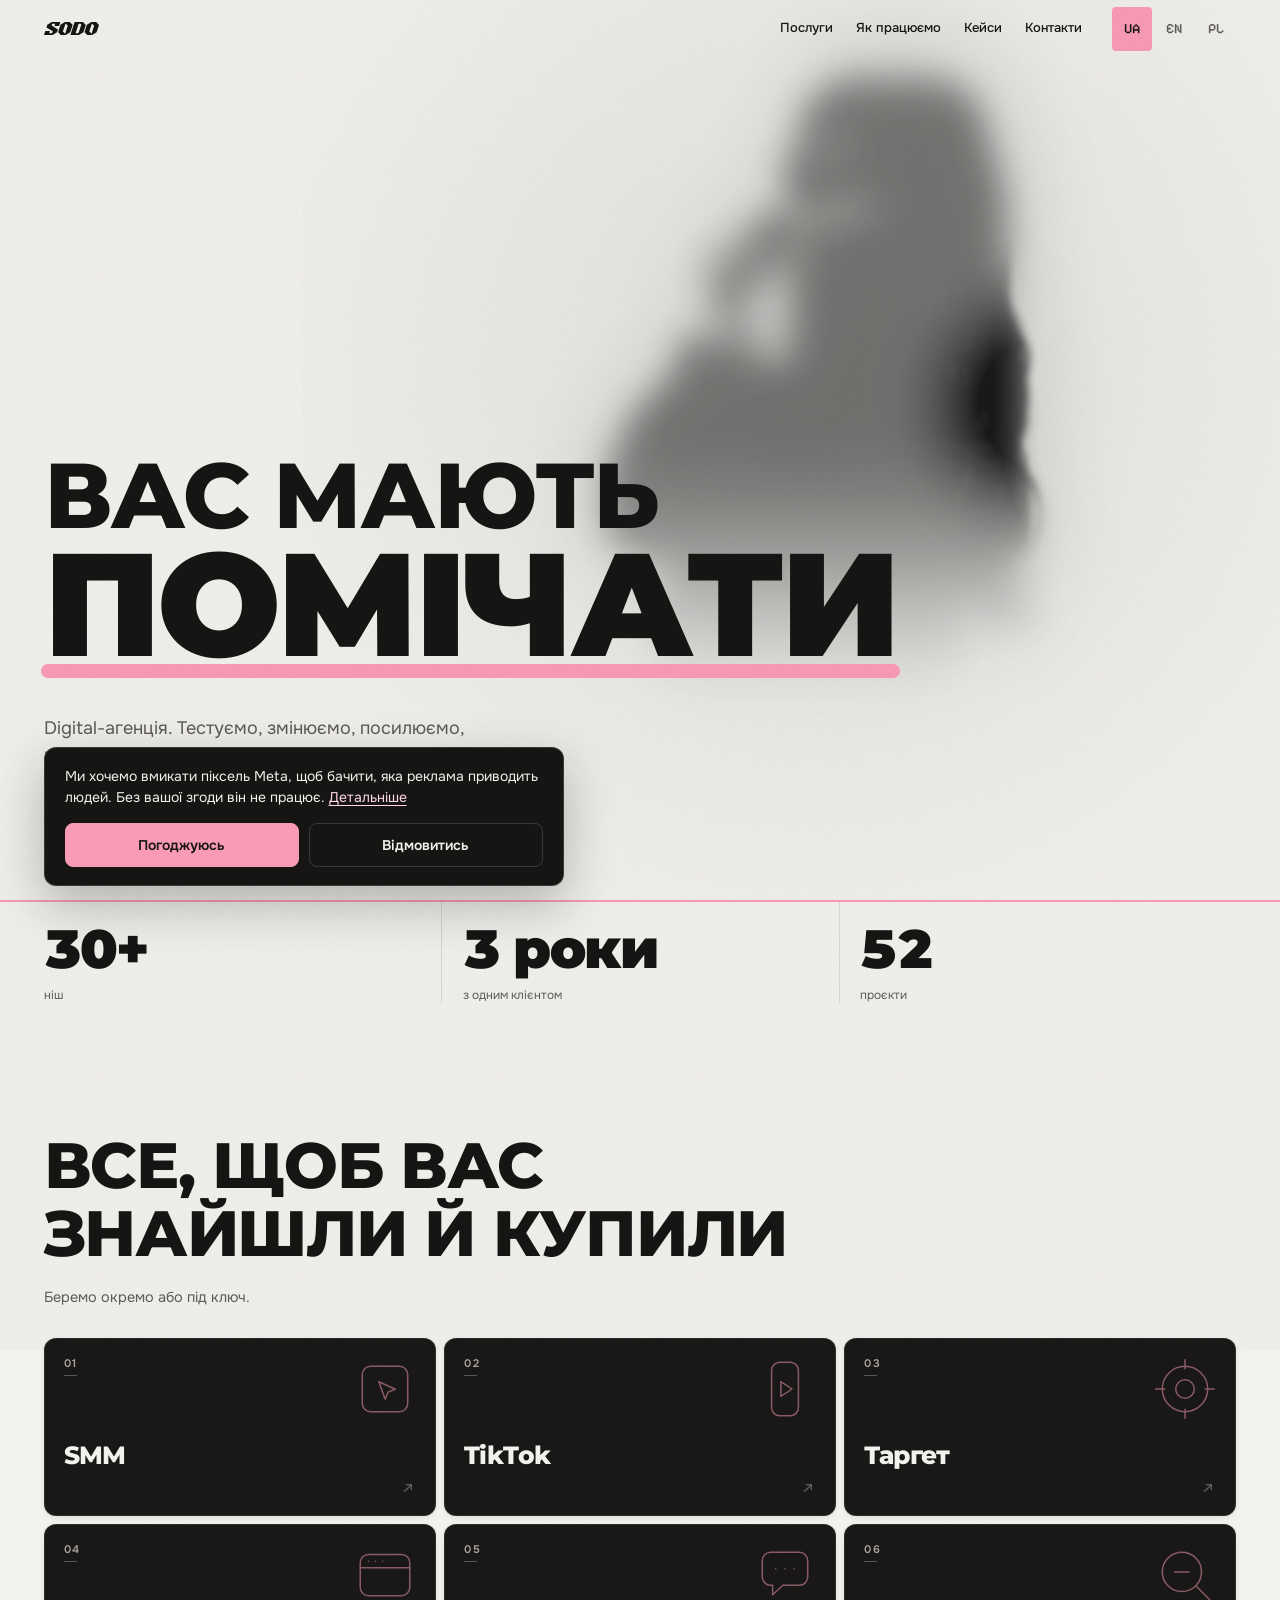
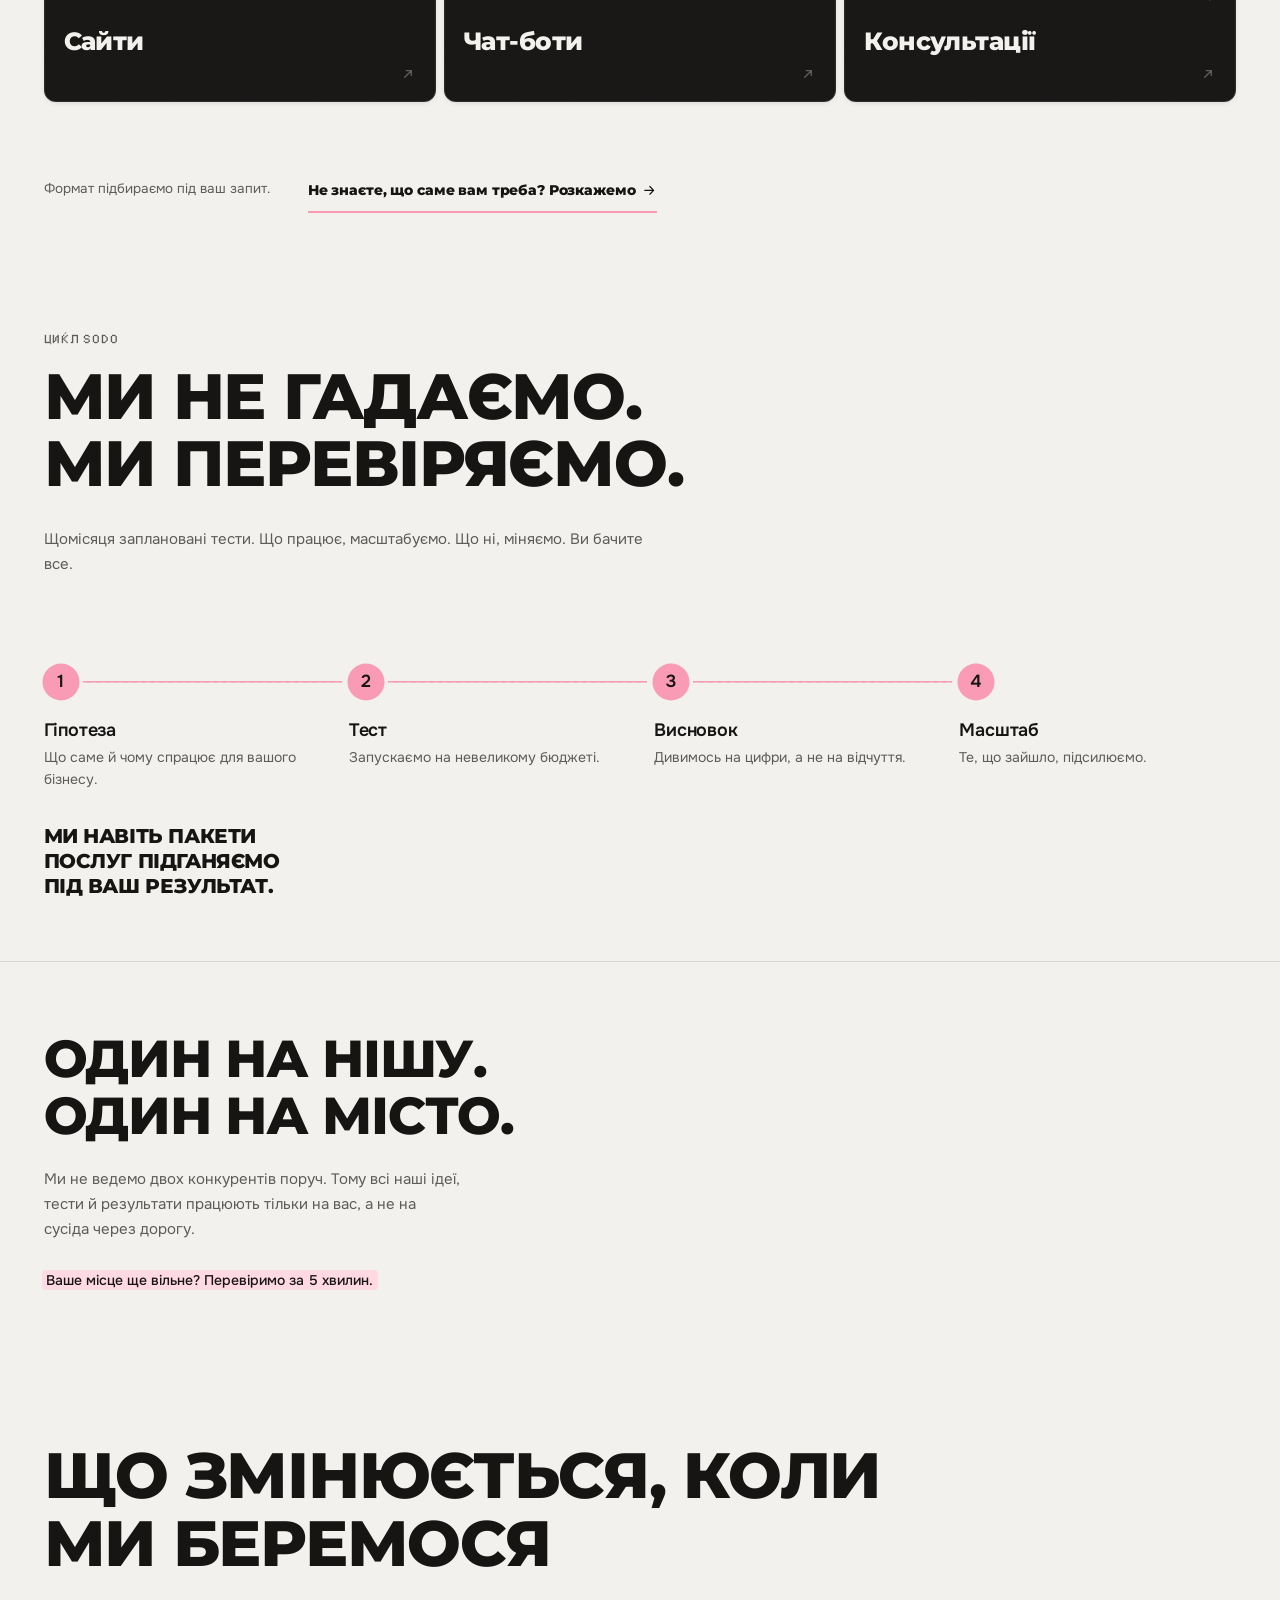
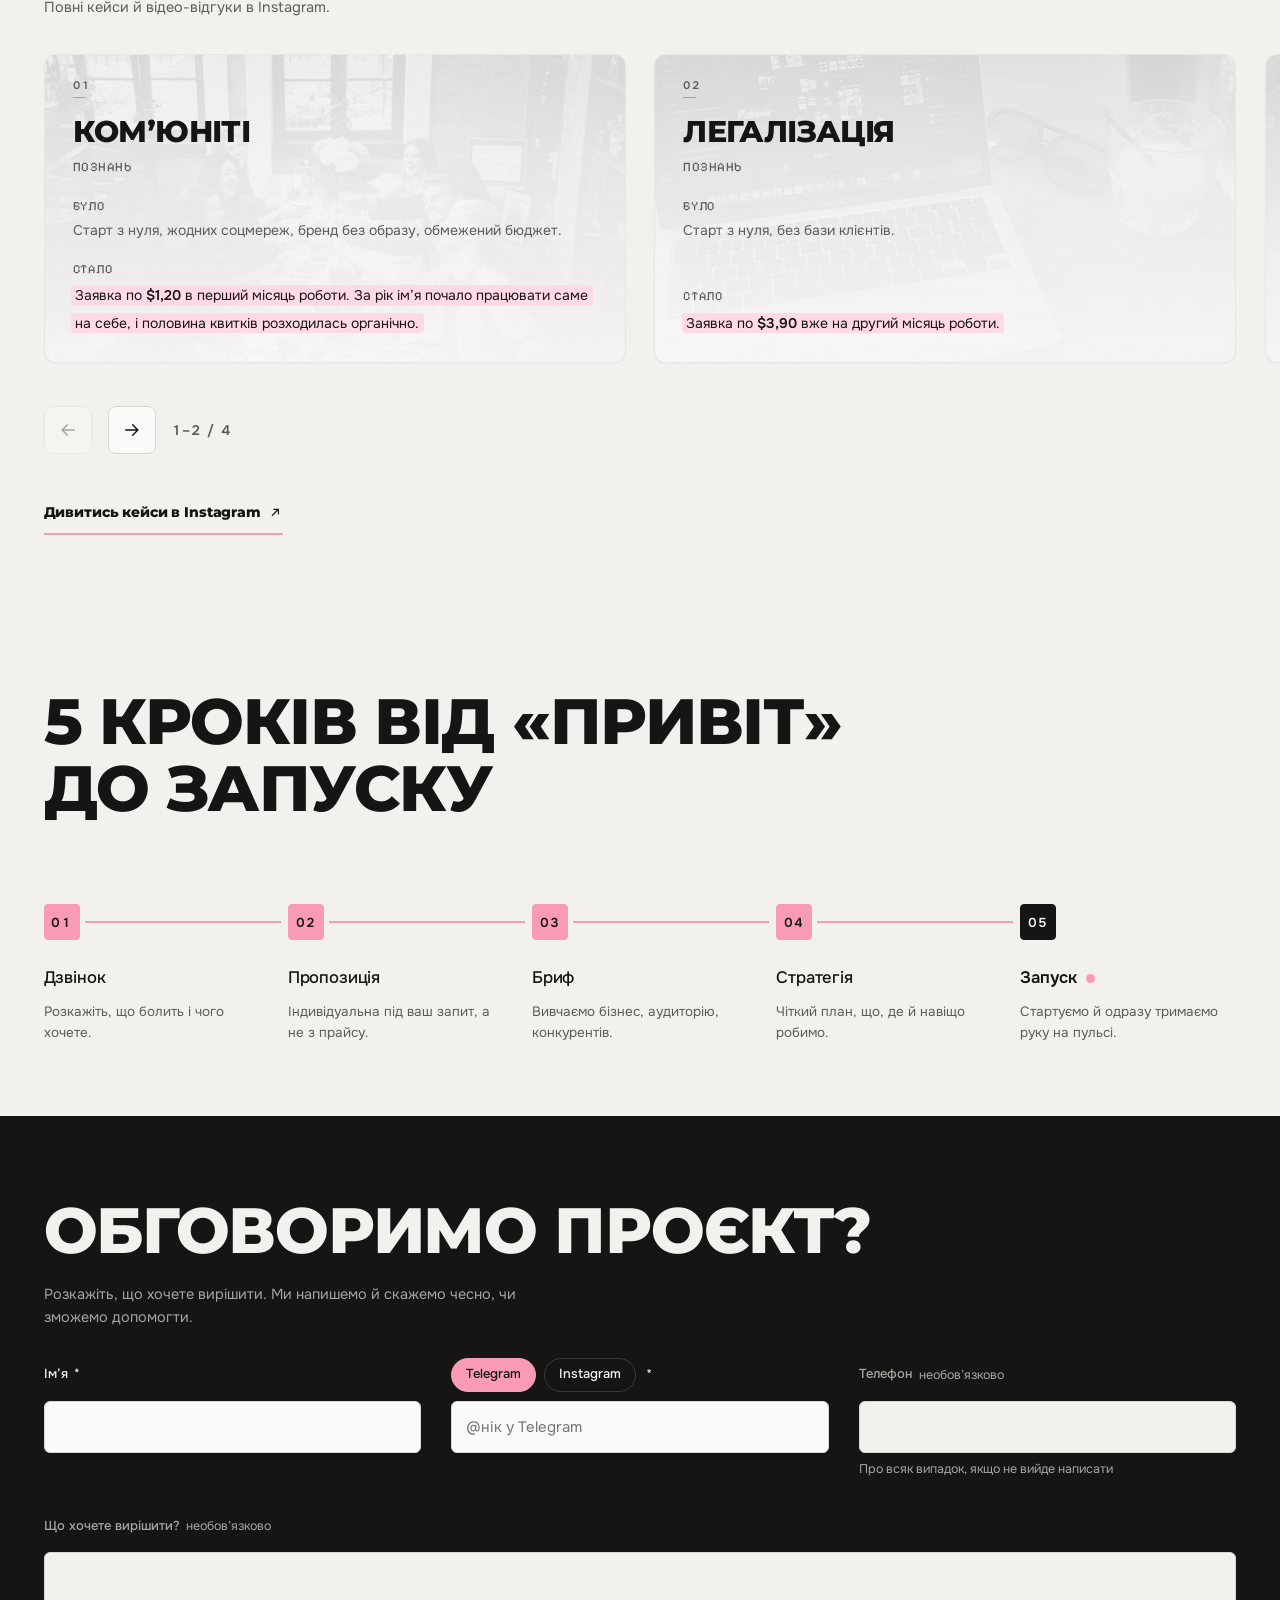
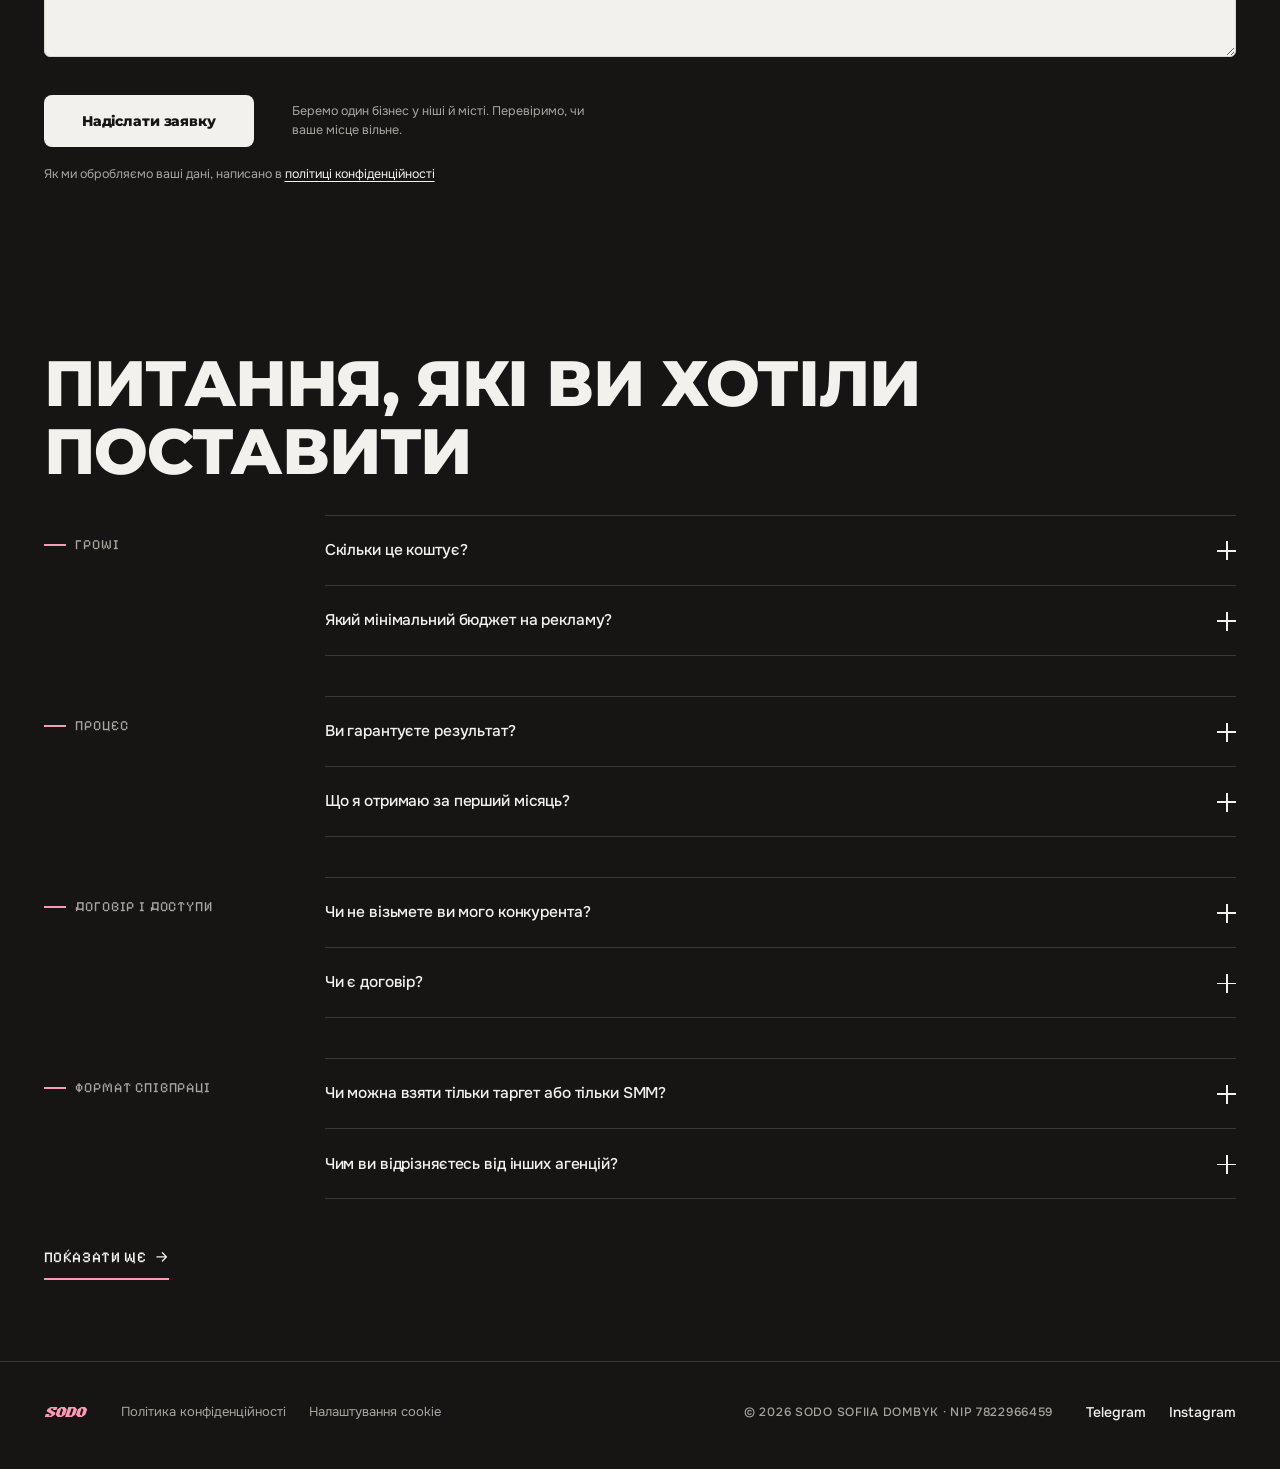
<file: index.html>
<!doctype html>
<html lang="uk">
<head>
<meta charset="utf-8">
<meta name="viewport" content="width=device-width, initial-scale=1, viewport-fit=cover">
<title>SODO — digital-агенція: SMM, таргет, сайти</title>
<meta name="description" content="SODO — digital-агенція. Тестуємо, змінюємо, посилюємо, поки реклама й контент не почнуть приносити гроші. SMM, таргет, сайти, чат-боти, консультації.">
<meta name="theme-color" content="#F2F1EE">

<meta property="og:type" content="website">
<meta property="og:locale" content="uk_UA">
<meta property="og:title" content="SODO — вас мають помічати">
<meta property="og:description" content="Тестуємо, змінюємо, посилюємо, поки реклама й контент не почнуть приносити гроші.">
<meta property="og:url" content="https://www.sodoagency.eu/">
<meta property="og:image" content="https://www.sodoagency.eu/assets/images/og-image.jpg?v=2">
<meta property="og:image:width" content="1200">
<meta property="og:image:height" content="630">
<meta property="og:image:alt" content="SODO — вас мають помічати">
<meta name="twitter:card" content="summary_large_image">

<link rel="canonical" href="https://www.sodoagency.eu/">
<link rel="alternate" hreflang="uk" href="https://www.sodoagency.eu/">
<link rel="alternate" hreflang="en" href="https://www.sodoagency.eu/en/">
<link rel="alternate" hreflang="pl" href="https://www.sodoagency.eu/pl/">
<link rel="alternate" hreflang="x-default" href="https://www.sodoagency.eu/">

<!-- Тільки на кореневій: чи не відвести людину на /en/ чи /pl/.
     Стоїть до стилів, щоб українська навіть не почала малюватись.
     Порядок: ?lang= зі старих посилань -> вибір, зроблений кліком
     у перемикачі -> мітка в utm -> мова браузера. Пошуковиків не
     чіпаємо: корінь для них — українська сторінка. -->
<script id="langGo">
(function () {
  var P = { pl: '/pl/', en: '/en/' }, K = 'sodo:lang';
  var q = new URLSearchParams(location.search), to = null;
  var go = function (c) {
    q.delete('lang');
    var s = q.toString();
    location.replace(P[c] + (s ? '?' + s : '') + location.hash);
  };
  var asked = q.get('lang');
  if (asked) {
    try { localStorage.setItem(K, asked); } catch (e) {}
    if (P[asked]) return go(asked);
    return;
  }
  try { to = localStorage.getItem(K); } catch (e) {}
  if (to) { if (P[to]) go(to); return; }
  if (/bot|crawl|spider|slurp|facebookexternalhit|preview/i.test(navigator.userAgent)) return;
  var tag = function (re) {
    var keys = ['utm_source', 'utm_medium', 'utm_campaign', 'utm_content', 'utm_term'];
    for (var i = 0; i < keys.length; i++) {
      var v = (q.get(keys[i]) || '').toLowerCase().split(/[^a-z0-9]+/);
      for (var j = 0; j < v.length; j++) if (re.test(v[j])) return true;
    }
    return false;
  };
  if (tag(/^(pl|pol|poland|polska|polski|polskie)$/)) return go('pl');
  if (tag(/^(en|eng|english)$/)) return go('en');
  var list = navigator.languages || [navigator.language || ''];
  for (var i = 0; i < list.length; i++) {
    var c = String(list[i]).toLowerCase();
    if (c.indexOf('uk') === 0) return;
    if (c.indexOf('pl') === 0) return go('pl');
  }
})();
</script>

<link rel="icon" href="/assets/icons/favicon.svg" type="image/svg+xml">
<link rel="apple-touch-icon" href="/assets/images/apple-touch-icon.png">

<link rel="preload" href="/assets/fonts/Montserrat-900-cyrillic.woff2" as="font" type="font/woff2" crossorigin>
<link rel="preload" href="/assets/fonts/Montserrat-800-cyrillic.woff2" as="font" type="font/woff2" crossorigin>
<link rel="preload" href="/assets/fonts/Onest-400-cyrillic.woff2" as="font" type="font/woff2" crossorigin>
<link rel="preload" href="/assets/fonts/Pixelify-400.woff2" as="font" type="font/woff2" crossorigin>
<link rel="preload" as="image" href="/assets/figures/figure.webp">
<link rel="stylesheet" href="/assets/fonts/fonts.css?v=3">
<link rel="stylesheet" href="/css/style.css?v=20">

<noscript><style>
  .load{display:none}
  .rv{opacity:1!important;transform:none!important}
  .hero__w,.hero__foot{opacity:1!important;transform:none!important}
  .hero__mark{transform:scaleX(1)!important}
  .qa__a{display:block!important;height:auto!important}
  .road::after,.steps::after{clip-path:none!important}
  .road__s,.step{opacity:1!important}
  .road__n{background:var(--pink)!important;color:var(--ink)!important}
  .steps::after{transform:scaleY(1)!important}
  .step p{opacity:1!important;translate:0 0!important}
  .svc.is-on .fold__i{opacity:1!important;translate:0 0!important}
  /* Вибору немає, поки немає JS, тож показуємо всі послуги підряд. */
  .sw__box{height:auto!important;margin-top:30px!important}
  .svc{position:static!important;grid-area:auto!important;
       opacity:1!important;visibility:visible!important;translate:0 0!important;
       margin-bottom:12px}
  .svc .fold__i{opacity:1!important;translate:0 0!important}
  .sw__add,.sw__fine{display:block!important}
  .fig__sharp{-webkit-mask-image:none!important;mask-image:none!important}
</style></noscript>
<!-- Meta Pixel — тільки після згоди (RODO). До згоди window.fbq немає
     зовсім, а main.js кличе його через обгортку, що мовчить без пікселя.
     Вибір живе в localStorage 'sodo:consent': 'yes' | 'no'. Версію
     для <noscript> прибрано: без скрипта згоду не спитати. -->
<script>
window.sodoPixel = function () {
  if (window.fbq) return;
  !function(f,b,e,v,n,t,s)
  {if(f.fbq)return;n=f.fbq=function(){n.callMethod?
  n.callMethod.apply(n,arguments):n.queue.push(arguments)};
  if(!f._fbq)f._fbq=n;n.push=n;n.loaded=!0;n.version='2.0';
  n.queue=[];t=b.createElement(e);t.async=!0;
  t.src=v;s=b.getElementsByTagName(e)[0];
  s.parentNode.insertBefore(t,s)}(window, document,'script',
  'https://connect.facebook.net/en_US/fbevents.js');
  fbq.disablePushState = true; // якір #form це не новий перегляд
  fbq('init', '1090963936981555');
  fbq('track', 'PageView');
};
try { if (localStorage.getItem('sodo:consent') === 'yes') window.sodoPixel(); } catch (e) {}
</script>
</head>

<body class="is-loading">

<div class="grain" aria-hidden="true"></div>

<!-- ═══════════ ЗАВАНТАЖЕННЯ ═══════════ -->
<div class="load" id="load" aria-hidden="true">
  <p class="load__w" id="loadWord" data-i18n="load.word" lang="en">GET VISIBLE</p>
  <span class="load__bar" id="loadBar"></span>
</div>
<p class="vh" role="status" id="loadSr" data-i18n="load.sr">Завантаження</p>

<a class="skip" href="#main" data-i18n="skip">Перейти до змісту</a>

<!-- ═══════════ ШАПКА ═══════════ -->
<header class="hd" id="hd">
  <a class="hd__brand" href="#top" aria-label="SODO — на початок" data-i18n-aria="aria.brand">
    <span class="mark" aria-hidden="true"></span>
  </a>

  <nav class="hd__nav" aria-label="Основна навігація" data-i18n-aria="aria.nav">
    <a href="#serv" data-i18n="menu.serv">Послуги</a>
    <a href="#how" data-i18n="menu.how">Як працюємо</a>
    <a href="#cases" data-i18n="menu.cases">Кейси</a>
    <a href="#form" data-i18n="menu.form">Контакти</a>
  </nav>

  <div class="hd__lang" id="lang" role="group" aria-label="Мова сайту" data-i18n-aria="aria.lang">
    <a class="hd__lang-b is-on" aria-current="true" href="/" hreflang="uk" lang="uk" data-lang="uk">UA</a>
    <a class="hd__lang-b" href="/en/" hreflang="en" lang="en" data-lang="en">EN</a>
    <a class="hd__lang-b" href="/pl/" hreflang="pl" lang="pl" data-lang="pl">PL</a>
  </div>

  <button class="hd__menu" id="menuBtn" type="button" aria-expanded="false" aria-controls="menu">
    <span class="hd__menu-t" data-open="Меню" data-close="Закрити"
      data-i18n-open="menu.open" data-i18n-close="menu.close">Меню</span>
    <span class="hd__menu-i" aria-hidden="true"><i></i><i></i></span>
  </button>
</header>

<!-- ═══════════ ПОВНОЕКРАННЕ МЕНЮ ═══════════ -->
<div class="mn" id="menu" hidden>
  <nav class="mn__nav" aria-label="Меню" data-i18n-aria="aria.menu">
    <a href="#serv"><i>01</i><span data-i18n="menu.serv">Послуги</span></a>
    <a href="#how"><i>02</i><span data-i18n="menu.how">Як працюємо</span></a>
    <a href="#cases"><i>03</i><span data-i18n="menu.cases">Кейси</span></a>
    <a href="#form"><i>04</i><span data-i18n="menu.form">Контакти</span></a>
  </nav>
  <div class="mn__foot">
    <p class="mn__lab" data-i18n="mn.direct">Напишіть напряму</p>
    <p class="mn__links">
      <a href="https://t.me/sodoagency" target="_blank" rel="noopener">Telegram</a>
      <a href="https://www.instagram.com/sodo.agency/" target="_blank" rel="noopener">Instagram</a>
    </p>
  </div>
</div>

<main id="main">
<span id="top"></span>

<!-- ═══════════ 01 · ПЕРШИЙ ЕКРАН ═══════════ -->
<section class="hero" aria-labelledby="heroT">

  <div class="fig fig--hero" id="fig" aria-hidden="true">
    <span class="fig__halo"></span>
    <img class="fig__far"   src="/assets/figures/figure.webp" alt="" width="913" height="1207">
    <img class="fig__soft"  src="/assets/figures/figure.webp" alt="" width="913" height="1207">
    <img class="fig__sharp" src="/assets/figures/figure.webp" alt="" width="913" height="1207">
  </div>

  <h1 class="hero__t" id="heroT">
    <span class="hero__w hero__w--1" data-i18n="hero.w1">Вас мають</span>
    <span class="hero__w hero__w--2"><span class="hero__key"><!--
      --><span class="hero__word" data-i18n="hero.w2">помічати</span><!--
      --><span class="hero__mark" aria-hidden="true"></span></span></span>
  </h1>

  <div class="hero__foot">
    <p class="hero__lead" id="heroLead" data-i18n="hero.lead">Digital-агенція. Тестуємо, змінюємо, посилюємо, поки реклама й контент не почнуть приносити гроші.</p>
    <a class="lead lead--hero" href="#form"><span data-i18n="hero.cta">Обговоримо проєкт</span><svg class="ico" viewBox="0 0 24 24" aria-hidden="true" focusable="false"><path d="M4.5 12h14M12.8 5.7 19 12l-6.2 6.3"/></svg></a>
  </div>
</section>


<!-- ═══════════ 02 · ЦИФРИ ═══════════ -->
<section class="stats" aria-label="Цифри досвіду" data-i18n-aria="aria.stats">
  <ul class="stats__l">
    <li class="stat">
      <b class="stat__n" data-i18n="one.n0" data-count>30+</b>
      <span class="stat__c" data-i18n="one.c0">ніш</span></li>
    <li class="stat">
      <b class="stat__n" data-i18n="one.n1" data-count>3 роки</b>
      <span class="stat__c" data-i18n="one.c1">з одним клієнтом</span></li>
    <li class="stat">
      <b class="stat__n" data-i18n="one.n2" data-count>52</b>
      <span class="stat__c" data-i18n="one.c2">проєкти</span></li>
  </ul>
</section>


<!-- ═══════════ 03 · ПОСЛУГИ ═══════════ -->
<section class="serv" id="serv" aria-labelledby="servT">
  <header class="sh">
    <h2 class="sh__t" data-i18n="serv.title" id="servT">Все, щоб вас знайшли й купили</h2>
    <p class="sh__i" data-i18n="serv.sub">Беремо окремо або під ключ.</p>
  </header>

  <div class="sw" id="sw">
    <ul class="sw__tabs" role="tablist" aria-label="Напрями роботи" data-i18n-aria="aria.tabs">
      <li role="presentation"><button class="sw__tab" type="button"
        role="tab" id="tab0" aria-controls="svc0" aria-selected="false" tabindex="0">
        <i class="sw__i" aria-hidden="true">01</i>
        <svg class="sw__cue" viewBox="0 0 32 32" aria-hidden="true" focusable="false" vector-effect="non-scaling-stroke"><rect x="5" y="5" width="22" height="22" rx="4"/><path d="M13 12.5l8 3.6-3.5 1.4-1.4 3.5z"/></svg>
        <span class="sw__nm" data-i18n="serv.n0">SMM</span>
        <svg class="sw__go" viewBox="0 0 24 24" aria-hidden="true" focusable="false"><path d="M7 17 17 7M9.6 7H17v7.4"/></svg>
      </button></li>
      <li role="presentation"><button class="sw__tab" type="button"
        role="tab" id="tab1" aria-controls="svc1" aria-selected="false" tabindex="-1">
        <i class="sw__i" aria-hidden="true">02</i>
        <svg class="sw__cue" viewBox="0 0 32 32" aria-hidden="true" focusable="false" vector-effect="non-scaling-stroke"><rect x="9.5" y="3" width="13" height="26" rx="4"/><path d="M14 12.4l5.4 3.6-5.4 3.6z"/></svg>
        <span class="sw__nm" data-i18n="serv.n1">TikTok</span>
        <svg class="sw__go" viewBox="0 0 24 24" aria-hidden="true" focusable="false"><path d="M7 17 17 7M9.6 7H17v7.4"/></svg>
      </button></li>
      <li role="presentation"><button class="sw__tab" type="button"
        role="tab" id="tab2" aria-controls="svc2" aria-selected="false" tabindex="-1">
        <i class="sw__i" aria-hidden="true">03</i>
        <svg class="sw__cue" viewBox="0 0 32 32" aria-hidden="true" focusable="false" vector-effect="non-scaling-stroke"><circle cx="16" cy="16" r="11"/><circle cx="16" cy="16" r="4.5"/><path d="M16 1.8v4.4M16 25.8v4.4M1.8 16h4.4M25.8 16h4.4"/></svg>
        <span class="sw__nm" data-i18n="serv.n2">Таргет</span>
        <svg class="sw__go" viewBox="0 0 24 24" aria-hidden="true" focusable="false"><path d="M7 17 17 7M9.6 7H17v7.4"/></svg>
      </button></li>
      <li role="presentation"><button class="sw__tab" type="button"
        role="tab" id="tab3" aria-controls="svc3" aria-selected="false" tabindex="-1">
        <i class="sw__i" aria-hidden="true">04</i>
        <svg class="sw__cue" viewBox="0 0 32 32" aria-hidden="true" focusable="false" vector-effect="non-scaling-stroke"><rect x="4" y="6" width="24" height="20" rx="4"/><path d="M4 12.5h24"/><path d="M8 9.3h.01M11.4 9.3h.01M14.8 9.3h.01"/></svg>
        <span class="sw__nm" data-i18n="serv.n3">Сайти</span>
        <svg class="sw__go" viewBox="0 0 24 24" aria-hidden="true" focusable="false"><path d="M7 17 17 7M9.6 7H17v7.4"/></svg>
      </button></li>
      <li role="presentation"><button class="sw__tab" type="button"
        role="tab" id="tab4" aria-controls="svc4" aria-selected="false" tabindex="-1">
        <i class="sw__i" aria-hidden="true">05</i>
        <svg class="sw__cue" viewBox="0 0 32 32" aria-hidden="true" focusable="false" vector-effect="non-scaling-stroke"><path d="M5 9a4 4 0 0 1 4-4h14a4 4 0 0 1 4 4v8a4 4 0 0 1-4 4h-8l-5 4.6V21H9a4 4 0 0 1-4-4z"/><path d="M11.5 13h.01M16 13h.01M20.5 13h.01"/></svg>
        <span class="sw__nm" data-i18n="serv.n4">Чат-боти</span>
        <svg class="sw__go" viewBox="0 0 24 24" aria-hidden="true" focusable="false"><path d="M7 17 17 7M9.6 7H17v7.4"/></svg>
      </button></li>
      <li role="presentation"><button class="sw__tab" type="button"
        role="tab" id="tab5" aria-controls="svc5" aria-selected="false" tabindex="-1">
        <i class="sw__i" aria-hidden="true">06</i>
        <svg class="sw__cue" viewBox="0 0 32 32" aria-hidden="true" focusable="false" vector-effect="non-scaling-stroke"><circle cx="14.5" cy="14.5" r="9.5"/><path d="M21.5 21.5 28 28"/><path d="M11 14.5h7"/></svg>
        <span class="sw__nm" data-i18n="serv.n5">Консультації</span>
        <svg class="sw__go" viewBox="0 0 24 24" aria-hidden="true" focusable="false"><path d="M7 17 17 7M9.6 7H17v7.4"/></svg>
      </button></li>
    </ul>

    <div class="sw__box" id="swBox">
      <article class="svc" id="svc0" role="tabpanel" aria-labelledby="tab0">
        <div class="svc__head">
          <h3 class="svc__n" data-i18n="serv.n0">SMM</h3>
          <p class="svc__pr" data-i18n="serv.pr0">Ціна від $550</p>
        </div>
        <p class="svc__d" data-i18n="serv.d0">Контент, який зупиняє скрол і продає. Створюємо систему, яка працює на заявки.</p>
        <ul class="fold__list">
          <li class="fold__i"><i class="fold__n">[01]</i><b data-i18n="serv.t0_0">Стратегія</b> <span data-i18n="serv.x0_0">— що і навіщо публікуємо, будуємо план</span></li>
          <li class="fold__i"><i class="fold__n">[02]</i><b data-i18n="serv.t0_1">Контент</b> <span data-i18n="serv.x0_1">— монтаж, сценарії, дизайн</span></li>
          <li class="fold__i"><i class="fold__n">[03]</i><b data-i18n="serv.t0_2">Публікація</b> <span data-i18n="serv.x0_2">— ми тримаємо ритм, а ви не думаєте про це</span></li>
          <li class="fold__i"><i class="fold__n">[04]</i><b data-i18n="serv.t0_3">Ідеї</b> <span data-i18n="serv.x0_3">— такі, щоб зупинити скрол</span></li>
          <li class="fold__i"><i class="fold__n">[05]</i><b data-i18n="serv.t0_4">Аналітика</b> <span data-i18n="serv.x0_4">— бачимо цифри, приймаємо рішення</span></li>
        </ul>
      </article>
      <article class="svc" id="svc1" role="tabpanel" aria-labelledby="tab1">
        <div class="svc__head">
          <h3 class="svc__n" data-i18n="serv.n1">TikTok</h3>
          <p class="svc__pr" data-i18n="serv.pr1">Ціна від $500</p>
        </div>
        <ul class="fold__list">
          <li class="fold__i"><i class="fold__n">[01]</i><b data-i18n="serv.t1_0">Стратегія</b> <span data-i18n="serv.x1_0">— що і навіщо публікуємо</span></li>
          <li class="fold__i"><i class="fold__n">[02]</i><b data-i18n="serv.t1_1">Контент</b> <span data-i18n="serv.x1_1">— зйомки під ключ</span></li>
          <li class="fold__i"><i class="fold__n">[03]</i><b data-i18n="serv.t1_2">Рубрикатор</b> <span data-i18n="serv.x1_2">— шукаємо працюючі звʼязки</span></li>
          <li class="fold__i"><i class="fold__n">[04]</i><b data-i18n="serv.t1_3">Ідеї</b> <span data-i18n="serv.x1_3">— такі, щоб зупинити скрол</span></li>
          <li class="fold__i"><i class="fold__n">[05]</i><b data-i18n="serv.t1_4">Аналітика</b> <span data-i18n="serv.x1_4">— бачимо цифри, приймаємо рішення</span></li>
        </ul>
      </article>
      <article class="svc" id="svc2" role="tabpanel" aria-labelledby="tab2">
        <div class="svc__head">
          <h3 class="svc__n" data-i18n="serv.n2">Таргет</h3>
          <p class="svc__pr" data-i18n="serv.pr2">Ціна від $350</p>
        </div>
        <p class="svc__d" data-i18n="serv.d2">Крутимо рекламу, доки вона не окупиться. Не спрацювала, значить міняємо. Спрацювала — посилюємо.</p>
        <ul class="fold__list">
          <li class="fold__i"><i class="fold__n">[01]</i><b data-i18n="serv.t2_0">Аналіз</b> <span data-i18n="serv.x2_0">— розбираємо вашу нішу</span></li>
          <li class="fold__i"><i class="fold__n">[02]</i><b data-i18n="serv.t2_1">Рекламна стратегія</b> <span data-i18n="serv.x2_1">— складаємо гіпотези</span></li>
          <li class="fold__i"><i class="fold__n">[03]</i><b data-i18n="serv.t2_2">Креативи</b> <span data-i18n="serv.x2_2">— реалізація рекламного банера під ключ</span></li>
          <li class="fold__i"><i class="fold__n">[04]</i><b data-i18n="serv.t2_3">Запуск</b> <span data-i18n="serv.x2_3">— тестування і оптимізація</span></li>
          <li class="fold__i"><i class="fold__n">[05]</i><b data-i18n="serv.t2_4">Аналітика</b> <span data-i18n="serv.x2_4">— щоденна звітність і місячний підсумок</span></li>
        </ul>
      </article>
      <article class="svc" id="svc3" role="tabpanel" aria-labelledby="tab3">
        <div class="svc__head">
          <h3 class="svc__n" data-i18n="serv.n3">Сайти</h3>
          <p class="svc__pr" data-i18n="serv.pr3">Ціна від $350</p>
        </div>
        <p class="svc__d" data-i18n="serv.d3">Гарні та зручні, а головне, що збирають заявки. Від першого екрана до кнопки «Купити».</p>
        <ul class="fold__list">
          <li class="fold__i"><i class="fold__n">[01]</i><b data-i18n="serv.t3_0">Ідея</b> <span data-i18n="serv.x3_0">— куди хочеться зайти</span></li>
          <li class="fold__i"><i class="fold__n">[02]</i><b data-i18n="serv.t3_1">Структура</b> <span data-i18n="serv.x3_1">— клієнт розуміє, що замовити і як</span></li>
          <li class="fold__i"><i class="fold__n">[03]</i><b data-i18n="serv.t3_2">Запуск</b> <span data-i18n="serv.x3_2">— отримуєте готовий сайт</span></li>
        </ul>
      </article>
      <article class="svc svc--plain" id="svc4" role="tabpanel" aria-labelledby="tab4">
        <div class="svc__head">
          <h3 class="svc__n" data-i18n="serv.n4">Чат-боти</h3>
          <p class="svc__pr" data-i18n="serv.pr4">За запитом</p>
        </div>
        <p class="svc__d" data-i18n="serv.d4">Відповідають клієнтам, поки ви спите, і не гублять жодної заявки.</p>
      </article>
      <article class="svc svc--plain" id="svc5" role="tabpanel" aria-labelledby="tab5">
        <div class="svc__head">
          <h3 class="svc__n" data-i18n="serv.n5">Консультації</h3>
          <p class="svc__pr" data-i18n="serv.pr5">За запитом</p>
        </div>
        <p class="svc__d" data-i18n="serv.d5">Погляд збоку на ваш маркетинг: що працює, що зливає бюджет, що робити далі.</p>
      </article>
    </div>

    <p class="sw__add" data-i18n="serv.add">Додатково: зйомка під ключ — за запитом</p>
    <p class="sw__fine" data-i18n="serv.fine">Ціни від. Остаточна вартість після брифу. Пакет підганяємо під ваш бюджет і нішу</p>

    <div class="sw__foot">
      <p class="sw__note" data-i18n="serv.note">Формат підбираємо під ваш запит.</p>
      <a class="lead" href="#form"><span data-i18n="serv.cta">Не знаєте, що саме вам треба? Розкажемо</span><svg class="ico" viewBox="0 0 24 24" aria-hidden="true" focusable="false"><path d="M4.5 12h14M12.8 5.7 19 12l-6.2 6.3"/></svg></a>
    </div>
  </div>
</section>


<!-- ═══════════ 04 · ЦИКЛ SODO ═══════════ -->
<section class="cycle" id="cycle" aria-labelledby="cycleT">
  <header class="sh">
    <p class="lab" data-i18n="cycle.lab">Цикл SODO</p>
    <h2 class="sh__t" data-i18n="cycle.title" id="cycleT">Ми не гадаємо. Ми перевіряємо.</h2>
  </header>

  <p class="cycle__p" data-i18n="cycle.text">Щомісяця заплановані тести. Що працює, масштабуємо. Що ні, міняємо. Ви бачите все.</p>

  <ol class="road" id="road">
      <li class="road__s"><i class="road__n">1</i>
        <div class="road__b">
          <h3 data-i18n="cycle.h0">Гіпотеза</h3>
          <p data-i18n="cycle.p0">Що саме й чому спрацює для вашого бізнесу.</p>
        </div></li>
      <li class="road__s"><i class="road__n">2</i>
        <div class="road__b">
          <h3 data-i18n="cycle.h1">Тест</h3>
          <p data-i18n="cycle.p1">Запускаємо на невеликому бюджеті.</p>
        </div></li>
      <li class="road__s"><i class="road__n">3</i>
        <div class="road__b">
          <h3 data-i18n="cycle.h2">Висновок</h3>
          <p data-i18n="cycle.p2">Дивимось на цифри, а не на відчуття.</p>
        </div></li>
      <li class="road__s"><i class="road__n">4</i>
        <div class="road__b">
          <h3 data-i18n="cycle.h3">Масштаб</h3>
          <p data-i18n="cycle.p3">Те, що зайшло, підсилюємо.</p>
        </div></li>
  </ol>

  <p class="cycle__a" data-i18n="cycle.accent">Ми навіть пакети послуг підганяємо під ваш результат.</p>
</section>


<!-- ═══════════ 05 · ОДИН НА НІШУ ═══════════ -->
<section class="one" aria-labelledby="oneT">
  <div class="one__say">
    <h2 class="one__t" data-i18n="one.title" id="oneT">Один на нішу. Один на місто.</h2>
    <p class="one__p" data-i18n="one.text">Ми не ведемо двох конкурентів поруч. Тому всі наші ідеї, тести й результати працюють тільки на вас, а не на сусіда через дорогу.</p>
    <p class="one__s"><span class="hl" data-i18n="one.small">Ваше місце ще вільне? Перевіримо за 5 хвилин.</span></p>
  </div>
</section>


<!-- ═══════════ 06 · КЕЙСИ ═══════════ -->
<section class="cases" id="cases" aria-labelledby="casesT">
  <header class="sh">
    <h2 class="sh__t" data-i18n="cases.title" id="casesT">Що змінюється, коли ми беремося</h2>
    <p class="sh__i" data-i18n="cases.sub">Повні кейси й відео-відгуки в Instagram.</p>
  </header>

  <div class="gal rv" id="gal">
    <ol class="gal__track" id="galTrack">
      <li class="case">
        <div class="case__card">
          <img class="case__bg case__bg--community" src="/assets/cases/community.webp" alt="" loading="lazy" decoding="async" width="719" height="1280">
          <i class="case__no" aria-hidden="true">01</i>
          <h3 class="case__n" data-i18n="case.n0">Комʼюніті</h3>
          <p class="case__c" data-i18n="case.c0">Познань</p>
          <div class="case__row">
            <span class="case__k" data-i18n="case.was">Було</span>
            <p class="case__v" data-i18n="case.b0">Старт з нуля, жодних соцмереж, бренд без образу, обмежений бюджет.</p>
          </div>
          <div class="case__row case__row--res">
            <span class="case__k" data-i18n="case.now">Стало</span>
            <p class="case__v"><span class="hl" data-i18n="case.r0">Заявка по <b>$1,20</b> в перший місяць роботи. За рік імʼя почало працювати саме на себе, і половина квитків розходилась органічно.</span></p>
          </div>
        </div>
      </li>
      <li class="case">
        <div class="case__card">
          <img class="case__bg case__bg--legal" src="/assets/cases/legal.webp" alt="" loading="lazy" decoding="async" width="900" height="1171">
          <i class="case__no" aria-hidden="true">02</i>
          <h3 class="case__n" data-i18n="case.n1">Легалізація</h3>
          <p class="case__c" data-i18n="case.c1">Познань</p>
          <div class="case__row">
            <span class="case__k" data-i18n="case.was">Було</span>
            <p class="case__v" data-i18n="case.b1">Старт з нуля, без бази клієнтів.</p>
          </div>
          <div class="case__row case__row--res">
            <span class="case__k" data-i18n="case.now">Стало</span>
            <p class="case__v"><span class="hl" data-i18n="case.r1">Заявка по <b>$3,90</b> вже на другий місяць роботи.</span></p>
          </div>
        </div>
      </li>
      <li class="case">
        <div class="case__card">
          <img class="case__bg case__bg--jobs" src="/assets/cases/jobs.webp" alt="" loading="lazy" decoding="async" width="900" height="1038">
          <i class="case__no" aria-hidden="true">03</i>
          <h3 class="case__n" data-i18n="case.n2">Працевлаштування</h3>
          <p class="case__c" data-i18n="case.c2">Німеччина</p>
          <div class="case__row">
            <span class="case__k" data-i18n="case.was">Було</span>
            <p class="case__v" data-i18n="case.b2">Неякісні заявки й блокування рекламного кабінету.</p>
          </div>
          <div class="case__row case__row--res">
            <span class="case__k" data-i18n="case.now">Стало</span>
            <p class="case__v"><span class="hl" data-i18n="case.r2">Стабільно працюючий кабінет і заявка по <b>€3</b>.</span></p>
          </div>
        </div>
      </li>
      <li class="case">
        <div class="case__card">
          <img class="case__bg case__bg--beauty" src="/assets/cases/beauty.webp" alt="" loading="lazy" decoding="async" width="900" height="1015">
          <i class="case__no" aria-hidden="true">04</i>
          <h3 class="case__n" data-i18n="case.n3">Студія краси</h3>
          <p class="case__c" data-i18n="case.c3">Познань</p>
          <div class="case__row">
            <span class="case__k" data-i18n="case.was">Було</span>
            <p class="case__v" data-i18n="case.b3">Жодних соцмереж, бренд без образу.</p>
          </div>
          <div class="case__row case__row--res">
            <span class="case__k" data-i18n="case.now">Стало</span>
            <p class="case__v"><span class="hl" data-i18n="case.r3">Про студію знають всі, а сміливі ідеї впізнають з першого погляду.</span></p>
          </div>
        </div>
      </li>
    </ol>

    <div class="gal__bar">
      <button class="gal__b" type="button" id="galPrev" data-d="-1"
        aria-label="Попередній кейс" aria-controls="galTrack" data-i18n-aria="gal.prev">
        <svg viewBox="0 0 24 24" aria-hidden="true" focusable="false"><path d="M19.5 12h-14M11.2 5.7 5 12l6.2 6.3"/></svg></button>
      <button class="gal__b" type="button" id="galNext" data-d="1"
        aria-label="Наступний кейс" aria-controls="galTrack" data-i18n-aria="gal.next">
        <svg viewBox="0 0 24 24" aria-hidden="true" focusable="false"><path d="M4.5 12h14M12.8 5.7 19 12l-6.2 6.3"/></svg></button>
      <p class="gal__c"><span id="galN">1</span> / <span id="galT">4</span></p>
    </div>
  </div>

  <a class="lead" href="https://www.instagram.com/sodo.agency/" target="_blank" rel="noopener"
     ><span data-i18n="cases.cta">Дивитись кейси в Instagram</span><svg class="ico" viewBox="0 0 24 24" aria-hidden="true" focusable="false"><path d="M7 17 17 7M9.6 7H17v7.4"/></svg></a>
</section>


<!-- ═══════════ 07 · ЯК ПРАЦЮЄМО ═══════════ -->
<section class="how" id="how" aria-labelledby="howT">
  <header class="sh">
    <h2 class="sh__t" data-i18n="how.title" id="howT">5 кроків від «привіт» до запуску</h2>
  </header>
  <ol class="steps" id="steps">
    <li class="step"><i class="step__n">01</i>
      <h3 data-i18n="how.h0">Дзвінок</h3>
      <p data-i18n="how.p0">Розкажіть, що болить і чого хочете.</p></li>
    <li class="step"><i class="step__n">02</i>
      <h3 data-i18n="how.h1">Пропозиція</h3>
      <p data-i18n="how.p1">Індивідуальна під ваш запит, а не з прайсу.</p></li>
    <li class="step"><i class="step__n">03</i>
      <h3 data-i18n="how.h2">Бриф</h3>
      <p data-i18n="how.p2">Вивчаємо бізнес, аудиторію, конкурентів.</p></li>
    <li class="step"><i class="step__n">04</i>
      <h3 data-i18n="how.h3">Стратегія</h3>
      <p data-i18n="how.p3">Чіткий план, що, де й навіщо робимо.</p></li>
    <li class="step step--last"><i class="step__n">05</i>
      <h3><span data-i18n="how.h4">Запуск</span><i class="step__dot" aria-hidden="true"></i></h3>
      <p data-i18n="how.p4">Стартуємо й одразу тримаємо руку на пульсі.</p></li>
  </ol>
</section>


<!-- ═══════════ 08 · ФОРМА ═══════════ -->
<section class="form" id="form" aria-labelledby="formT">
  <header class="sh">
    <h2 class="sh__t" data-i18n="form.title" id="formT">Обговоримо проєкт?</h2>
    <p class="sh__i" data-i18n="form.sub">Розкажіть, що хочете вирішити. Ми напишемо й скажемо чесно, чи зможемо допомогти.</p>
  </header>

  <form class="fm" id="fm" novalidate>
    <div class="fm__grid">
      <p class="fld">
        <label for="f_name"><span data-i18n="form.name">Імʼя</span> <span class="fld__req" aria-hidden="true">*</span></label>
        <input id="f_name" name="name" type="text" autocomplete="name" required aria-describedby="e_name">
        <span class="fld__e" id="e_name" hidden></span>
      </p>
      <!-- Де писати, людина обирає сама. Нік — єдиний обовʼязковий
           контакт; телефон запасний, на випадок закритих повідомлень. -->
      <div class="fld fld--via">
        <fieldset class="via">
          <legend class="vh" data-i18n="form.tg">Telegram або Instagram</legend>
          <label class="via__o"><input type="radio" name="via" value="telegram" checked><span>Telegram</span></label>
          <label class="via__o"><input type="radio" name="via" value="instagram"><span>Instagram</span></label>
          <span class="fld__req" aria-hidden="true">*</span>
        </fieldset>
        <label class="vh" for="f_tg" data-i18n="form.nick">Ваш нік</label>
        <input id="f_tg" name="contact" type="text" placeholder="@нік" data-i18n-ph="form.ph" autocomplete="username"
          autocapitalize="none" spellcheck="false"
          required data-check="contact" aria-describedby="e_tg">
        <span class="fld__e" id="e_tg" hidden></span>
      </div>
      <p class="fld fld--opt">
        <label for="f_tel"><span data-i18n="form.tel">Телефон</span> <span class="fld__opt" data-i18n="form.opt">необовʼязково</span></label>
        <input id="f_tel" name="phone" type="tel" inputmode="tel" autocomplete="tel"
          data-check="phone" aria-describedby="h_tel e_tel">
        <span class="fld__h" id="h_tel" data-i18n="form.telhint">Про всяк випадок, якщо не вийде написати</span>
        <span class="fld__e" id="e_tel" hidden></span>
      </p>
      <p class="fld fld--opt">
        <label for="f_task"><span data-i18n="form.task">Що хочете вирішити?</span> <span class="fld__opt" data-i18n="form.opt">необовʼязково</span></label>
        <textarea id="f_task" name="task" rows="3"></textarea>
      </p>
    </div>

    <div class="fm__hp" aria-hidden="true">
      <label for="f_company" data-i18n="form.trap">Не заповнюйте це поле</label>
      <input id="f_company" name="company" type="text" tabindex="-1" autocomplete="off">
    </div>

    <div class="fm__foot">
      <button class="btn" type="submit" data-i18n="form.cta">Надіслати заявку</button>
      <p class="fm__u" data-i18n="form.under">Беремо один бізнес у ніші й місті. Перевіримо, чи ваше місце вільне.</p>
    </div>

    <p class="fm__pv"><span data-i18n="form.pv">Як ми обробляємо ваші дані, написано в</span> <a href="/privacy/" data-i18n="form.pvl">політиці конфіденційності</a></p>
    <p class="fm__err" id="fmErr" role="alert" hidden></p>
  </form>

  <div class="fm__ok" id="fmOk" role="status" hidden>
    <p><span data-i18n="form.done">Дякуємо! Скоро напишемо вам. А поки гляньте наш Instagram</span>
      <a href="https://www.instagram.com/sodo.agency/" target="_blank" rel="noopener">@sodo.agency<svg class="ico" viewBox="0 0 24 24" aria-hidden="true" focusable="false"><path d="M7 17 17 7M9.6 7H17v7.4"/></svg></a></p>
  </div>
</section>


<!-- ═══════════ 09 · ПИТАННЯ Й ВІДПОВІДІ ═══════════ -->
<section class="faq" id="faq" aria-labelledby="faqT">
  <header class="sh">
    <h2 class="sh__t" data-i18n="faq.title" id="faqT">Питання, які ви хотіли поставити</h2>
  </header>

  <div class="qa__all" id="qaList">
    <div class="qa__g">
      <h3 class="qa__gt" data-i18n="faq.g0">Гроші</h3>
      <ul class="qa__list">
      <li class="qa">
        <button class="qa__q" type="button" aria-expanded="false" aria-controls="qa0"
          id="qb0" data-i18n="faq.q0">Скільки це коштує?</button>
        <div class="qa__a" id="qa0" role="region" aria-labelledby="qb0" hidden>
          <p data-i18n="faq.a0">У секції послуг указані ціни «від»: Instagram від $550, TikTok від $500, таргет і сайти від $350, чат-боти й консультації за запитом. Остаточну суму називаємо після брифу: вона залежить від обсягу й ніші. Якщо повний пакет вам не під силу, підберемо формат, який підійде. Фінальну суму озвучуємо один раз і без прихованих платежів.</p>
        </div>
      </li>
      <li class="qa">
        <button class="qa__q" type="button" aria-expanded="false" aria-controls="qa1"
          id="qb1" data-i18n="faq.q1">Який мінімальний бюджет на рекламу?</button>
        <div class="qa__a" id="qa1" role="region" aria-labelledby="qb1" hidden>
          <p data-i18n="faq.a1">Рекомендуємо від $10 на день. Скільки потрібно саме вам, порахуємо разом після заявки. Рекламний бюджет ви платите окремо від наших послуг, напряму в рекламний кабінет.</p>
        </div>
      </li>
      <li class="qa qa--more">
        <button class="qa__q" type="button" aria-expanded="false" aria-controls="qa2"
          id="qb2" data-i18n="faq.q2">Чи бувають приховані платежі?</button>
        <div class="qa__a" id="qa2" role="region" aria-labelledby="qb2" hidden>
          <p data-i18n="faq.a2">Ні. Фінальну суму озвучуємо одразу.</p>
        </div>
      </li>
      </ul>
    </div>
    <div class="qa__g">
      <h3 class="qa__gt" data-i18n="faq.g1">Процес</h3>
      <ul class="qa__list">
      <li class="qa">
        <button class="qa__q" type="button" aria-expanded="false" aria-controls="qa3"
          id="qb3" data-i18n="faq.q3">Ви гарантуєте результат?</button>
        <div class="qa__a" id="qa3" role="region" aria-labelledby="qb3" hidden>
          <p data-i18n="faq.a3">Ні, і скажемо чому. Маркетинг приводить до вас людей, які зацікавились. Але купують вони вже в вас: багато залежить від продажів, сервісу, ціни й продукту. Хто гарантує результат, той або не розуміє, як все працює, або продає казку. Ми гарантуємо те, що залежить від нас: тести, швидкі зміни, прозорі цифри. Якщо щось не працює, першими скажемо чому, навіть коли проблема не в рекламі.</p>
        </div>
      </li>
      <li class="qa">
        <button class="qa__q" type="button" aria-expanded="false" aria-controls="qa4"
          id="qb4" data-i18n="faq.q4">Що я отримаю за перший місяць?</button>
        <div class="qa__a" id="qa4" role="region" aria-labelledby="qb4" hidden>
          <p data-i18n="faq.a4">Залежить від пакету, який ви оберете. Візуальні зміни видно вже за перший місяць. На дзвінку скажемо, чого чекати саме вам.</p>
        </div>
      </li>
      <li class="qa qa--more">
        <button class="qa__q" type="button" aria-expanded="false" aria-controls="qa5"
          id="qb5" data-i18n="faq.q5">Як я зрозумію, що це працює?</button>
        <div class="qa__a" id="qa5" role="region" aria-labelledby="qb5" hidden>
          <p data-i18n="faq.a5">Звіти надсилаємо щодня або щомісяця, залежно від послуги. З таргетом щоденні звіти обовʼязкові.</p>
        </div>
      </li>
      <li class="qa qa--more">
        <button class="qa__q" type="button" aria-expanded="false" aria-controls="qa6"
          id="qb6" data-i18n="faq.q6">Чи можу я погоджувати контент?</button>
        <div class="qa__a" id="qa6" role="region" aria-labelledby="qb6" hidden>
          <p data-i18n="faq.a6">Звісно. Ми враховуємо ваші побажання, а якщо зробили інакше, пояснюємо чому.</p>
        </div>
      </li>
      <li class="qa qa--more">
        <button class="qa__q" type="button" aria-expanded="false" aria-controls="qa7"
          id="qb7" data-i18n="faq.q7">Що від мене потрібно на старті?</button>
        <div class="qa__a" id="qa7" role="region" aria-labelledby="qb7" hidden>
          <p data-i18n="faq.a7">Відповісти на наші запитання, щоб ми швидко й ефективно влилися в проєкт, а ви витратили мінімум часу.</p>
        </div>
      </li>
      </ul>
    </div>
    <div class="qa__g">
      <h3 class="qa__gt" data-i18n="faq.g2">Договір і доступи</h3>
      <ul class="qa__list">
      <li class="qa">
        <button class="qa__q" type="button" aria-expanded="false" aria-controls="qa8"
          id="qb8" data-i18n="faq.q8">Чи не візьмете ви мого конкурента?</button>
        <div class="qa__a" id="qa8" role="region" aria-labelledby="qb8" hidden>
          <p data-i18n="faq.a8">Ні. Це прописано в договорі. Ми не ведемо двох бізнесів однієї ніші в одному місті.</p>
        </div>
      </li>
      <li class="qa">
        <button class="qa__q" type="button" aria-expanded="false" aria-controls="qa9"
          id="qb9" data-i18n="faq.q9">Чи є договір?</button>
        <div class="qa__a" id="qa9" role="region" aria-labelledby="qb9" hidden>
          <p data-i18n="faq.a9">Так. Мінімальний термін співпраці: 1 місяць.</p>
        </div>
      </li>
      <li class="qa qa--more">
        <button class="qa__q" type="button" aria-expanded="false" aria-controls="qa10"
          id="qb10" data-i18n="faq.q10">Кому належать акаунти, кампанії та контент?</button>
        <div class="qa__a" id="qa10" role="region" aria-labelledby="qb10" hidden>
          <p data-i18n="faq.a10">Вам. Авторські права переходять до вас, а контент і кампанії залишаються з вами, навіть якщо ми більше не працюємо разом.</p>
        </div>
      </li>
      <li class="qa qa--more">
        <button class="qa__q" type="button" aria-expanded="false" aria-controls="qa11"
          id="qb11" data-i18n="faq.q11">Як розірвати співпрацю?</button>
        <div class="qa__a" id="qa11" role="region" aria-labelledby="qb11" hidden>
          <p data-i18n="faq.a11">Повідомте нас за 14 днів. Ви отримаєте все, що було зроблено за час співпраці.</p>
        </div>
      </li>
      </ul>
    </div>
    <div class="qa__g">
      <h3 class="qa__gt" data-i18n="faq.g3">Формат співпраці</h3>
      <ul class="qa__list">
      <li class="qa">
        <button class="qa__q" type="button" aria-expanded="false" aria-controls="qa12"
          id="qb12" data-i18n="faq.q12">Чи можна взяти тільки таргет або тільки SMM?</button>
        <div class="qa__a" id="qa12" role="region" aria-labelledby="qb12" hidden>
          <p data-i18n="faq.a12">Так. Можна окремо, можна все під ключ.</p>
        </div>
      </li>
      <li class="qa">
        <button class="qa__q" type="button" aria-expanded="false" aria-controls="qa13"
          id="qb13" data-i18n="faq.q13">Чим ви відрізняєтесь від інших агенцій?</button>
        <div class="qa__a" id="qa13" role="region" aria-labelledby="qb13" hidden>
          <p data-i18n="faq.a13">У нас зібрані спеціалісти у своїх напрямах. І ми гнучкі: спробували, не спрацювало, змінили, посилили. Навіть пакети послуг підганяємо під ваш результат.</p>
        </div>
      </li>
      <li class="qa qa--more">
        <button class="qa__q" type="button" aria-expanded="false" aria-controls="qa14"
          id="qb14" data-i18n="faq.q14">Хто працюватиме з моїм проєктом?</button>
        <div class="qa__a" id="qa14" role="region" aria-labelledby="qb14" hidden>
          <p data-i18n="faq.a14">Спеціаліст, який відповідає за вашу зону: SMM, таргет, сайт чи чат-бот.</p>
        </div>
      </li>
      <li class="qa qa--more">
        <button class="qa__q" type="button" aria-expanded="false" aria-controls="qa15"
          id="qb15" data-i18n="faq.q15">Як часто ми будемо на звʼязку?</button>
        <div class="qa__a" id="qa15" role="region" aria-labelledby="qb15" hidden>
          <p data-i18n="faq.a15">Працюємо з понеділка по пʼятницю, з 10:00 до 18:00. Але не зможемо не відповісти на мем у суботу ввечері 😄</p>
        </div>
      </li>
      <li class="qa qa--more">
        <button class="qa__q" type="button" aria-expanded="false" aria-controls="qa16"
          id="qb16" data-i18n="faq.q16">Скільки часу це забирає в мене?</button>
        <div class="qa__a" id="qa16" role="region" aria-labelledby="qb16" hidden>
          <p data-i18n="faq.a16">Небагато. Ми беремо на себе все, від ідеї до запуску. Вам потрібно відповісти на наші запитання, погодити контент і рекламні рішення. Решту робимо ми.</p>
        </div>
      </li>
      <li class="qa qa--more">
        <button class="qa__q" type="button" aria-expanded="false" aria-controls="qa17"
          id="qb17" data-i18n="faq.q17">З якими нішами ви не працюєте?</button>
        <div class="qa__a" id="qa17" role="region" aria-labelledby="qb17" hidden>
          <p data-i18n="faq.a17">Не беремо проєкти з обіцянками «швидких грошей», сірими схемами та продукти, які не проходять модерацію рекламних кабінетів. І не беремо другого клієнта в ніші й місті. Якщо ми не віримо в продукт, скажемо про це прямо. Все інше обговоримо на дзвінку.</p>
        </div>
      </li>
      <li class="qa qa--more">
        <button class="qa__q" type="button" aria-expanded="false" aria-controls="qa18"
          id="qb18" data-i18n="faq.q18">Чи працюєте ви за межами Польщі?</button>
        <div class="qa__a" id="qa18" role="region" aria-labelledby="qb18" hidden>
          <p data-i18n="faq.a18">Так, працюємо по всій Європі.</p>
        </div>
      </li>
      <li class="qa qa--more">
        <button class="qa__q" type="button" aria-expanded="false" aria-controls="qa19"
          id="qb19" data-i18n="faq.q19">У мене вже є сайт і підрядник. Це проблема?</button>
        <div class="qa__a" id="qa19" role="region" aria-labelledby="qb19" hidden>
          <p data-i18n="faq.a19">Ні, супер! Ми любимо нові знайомства й впевнені, що знайдемо спільну мову.</p>
        </div>
      </li>
      <li class="qa qa--more">
        <button class="qa__q" type="button" aria-expanded="false" aria-controls="qa20"
          id="qb20" data-i18n="faq.q20">Чи входять зйомки й монтаж у SMM?</button>
        <div class="qa__a" id="qa20" role="region" aria-labelledby="qb20" hidden>
          <p data-i18n="faq.a20">Так, входять. Є й індивідуальні рішення.</p>
        </div>
      </li>
      </ul>
    </div>
  </div>

  <button class="lead lead--btn" type="button" id="qaMore"
    data-more="Показати ще" data-less="Згорнути"
    data-i18n-more="faq.more" data-i18n-less="faq.less"
    aria-expanded="false" aria-controls="qaList"><span>Показати ще</span><svg class="ico" viewBox="0 0 24 24" aria-hidden="true" focusable="false"><path d="M4.5 12h14M12.8 5.7 19 12l-6.2 6.3"/></svg></button>
</section>

</main>

<!-- липка дія: ховається, щойно форма зʼявляється в кадрі -->
<div class="dock" id="dock" hidden>
  <a class="btn" href="#form" data-i18n="hero.cta">Обговоримо проєкт</a>
</div>

<footer class="ft">
  <span class="mark mark--ft" aria-hidden="true"></span>
  <p class="ft__lg">
    <a href="/privacy/" data-i18n="ft.privacy">Політика конфіденційності</a>
    <button type="button" id="ckOpen" data-i18n="ft.cookie">Налаштування cookie</button>
  </p>
  <p class="ft__c">© <span id="yr">2026</span> SODO Sofiia Dombyk · NIP 7822966459</p>
  <nav class="ft__nav" aria-label="Соцмережі" data-i18n-aria="aria.social">
    <a href="https://t.me/sodoagency" target="_blank" rel="noopener">Telegram</a>
    <a href="https://www.instagram.com/sodo.agency/" target="_blank" rel="noopener">Instagram</a>
  </nav>
</footer>

<!-- згода на піксель: показується, поки людина не обрала; дві кнопки
     однакової ваги, бо відмова має бути не важчою за згоду -->
<div class="ck" id="ck" role="dialog" aria-labelledby="ckT" hidden>
  <p class="ck__t" id="ckT"><span data-i18n="ck.text">Ми хочемо вмикати піксель Meta, щоб бачити, яка реклама приводить людей. Без вашої згоди він не працює.</span>
    <a href="/privacy/" data-i18n="ck.more">Детальніше</a></p>
  <p class="ck__b">
    <button class="ck__btn ck__btn--on" type="button" data-ck="yes" data-i18n="ck.yes">Погоджуюсь</button>
    <button class="ck__btn" type="button" data-ck="no" data-i18n="ck.no">Відмовитись</button>
  </p>
</div>

<script src="/js/main.js?v=25" defer></script>
</body>
</html>
</file>
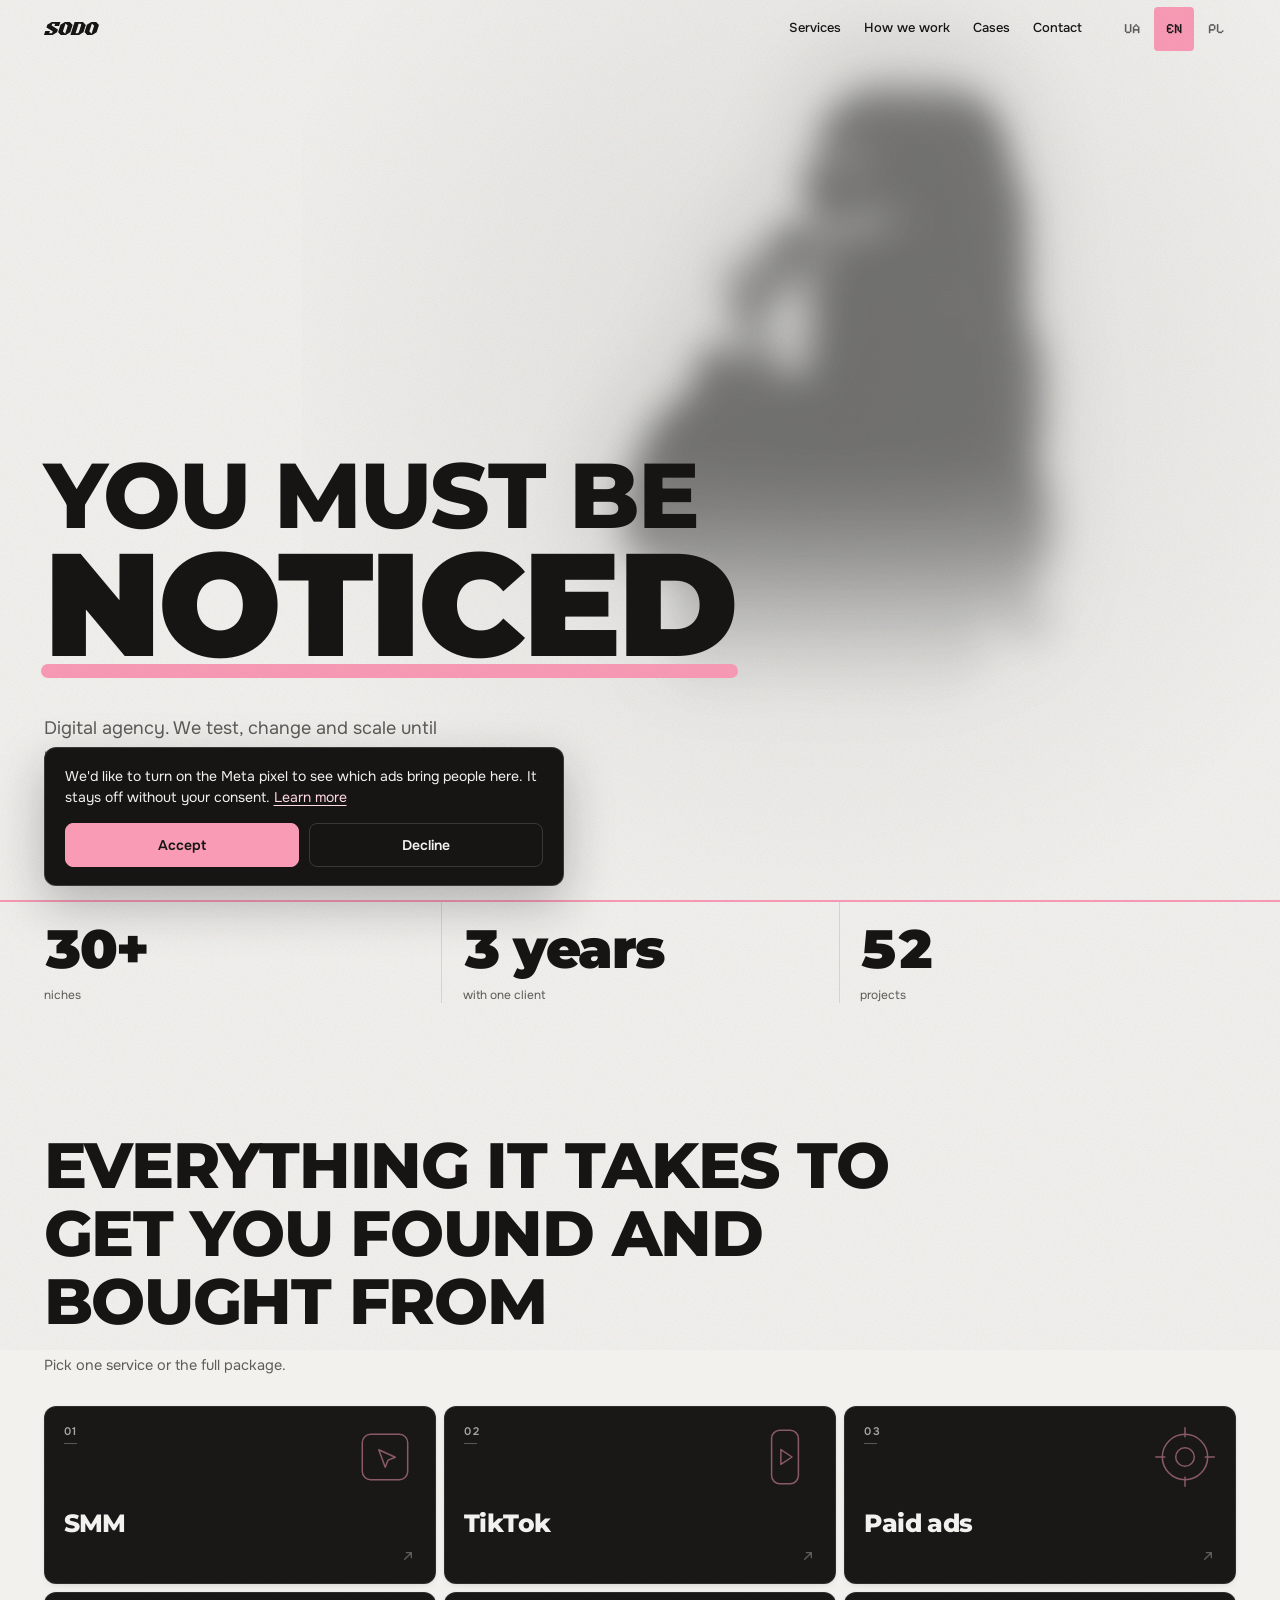
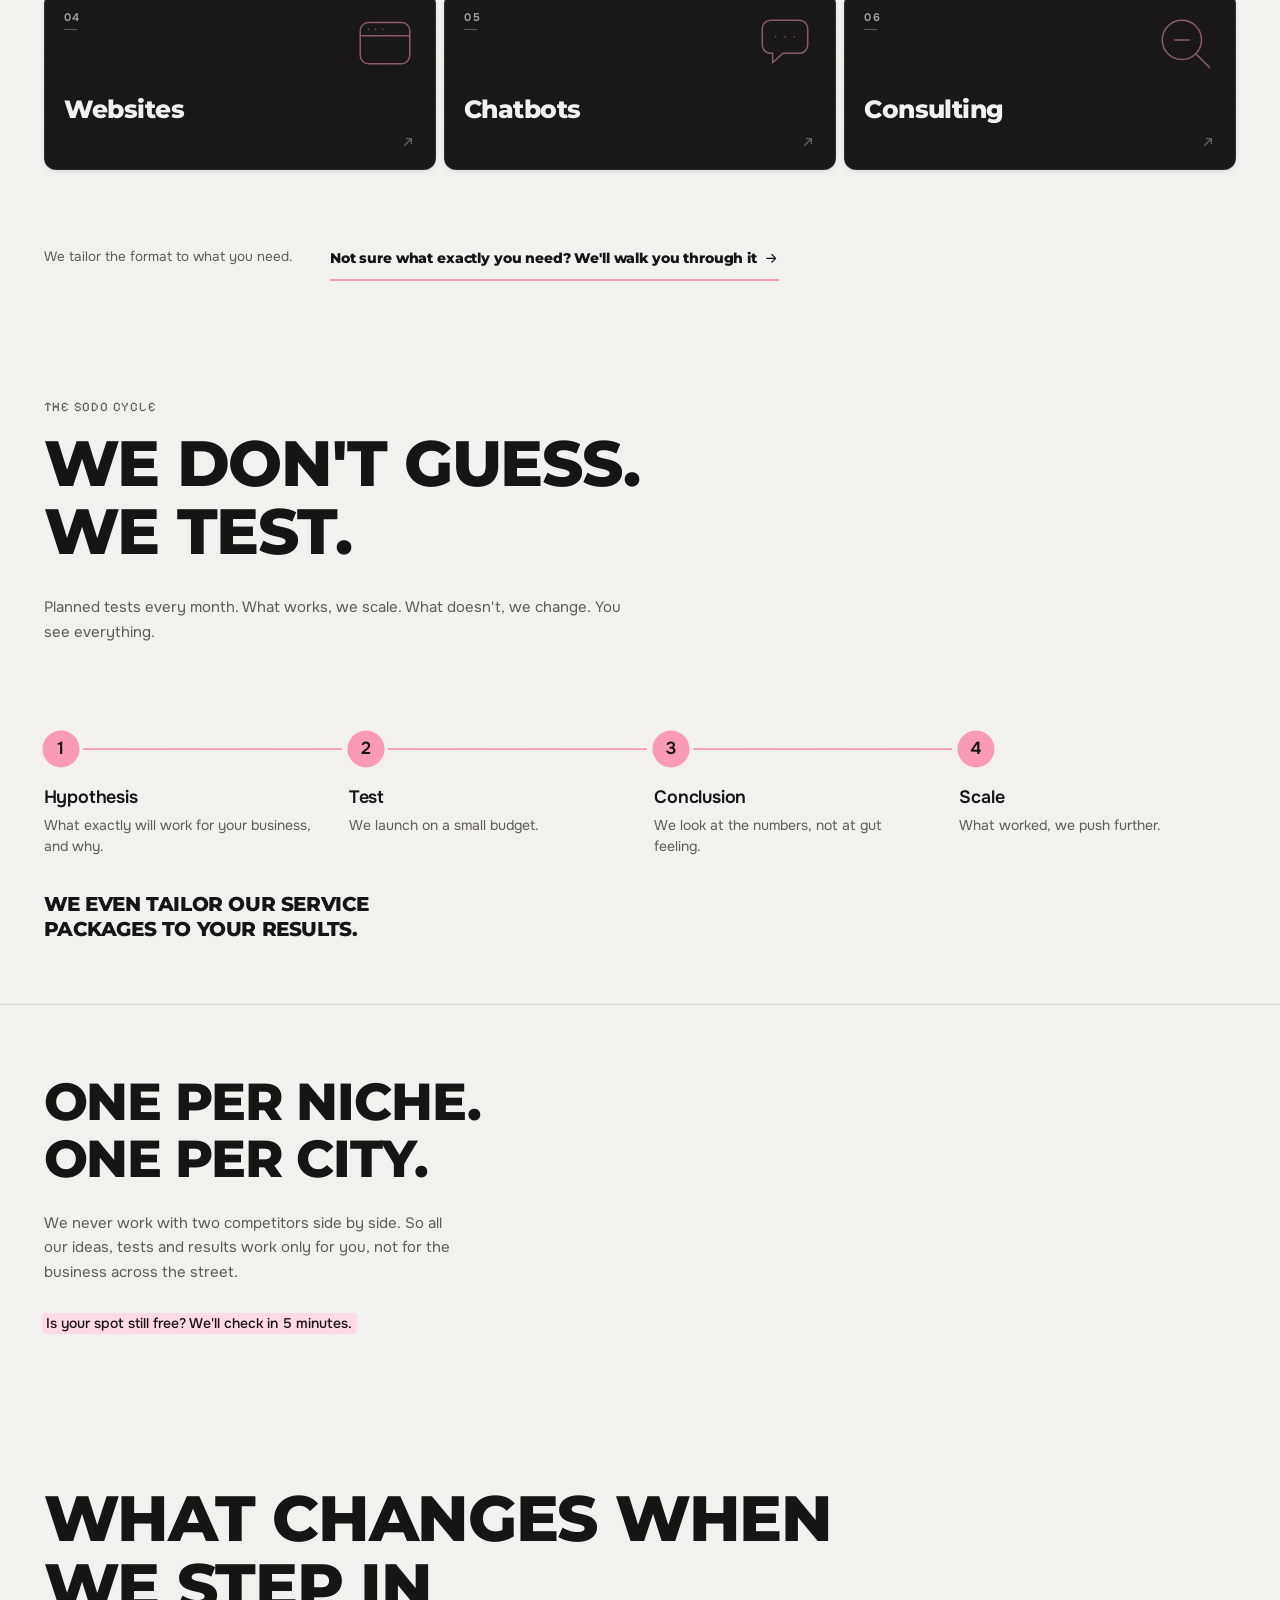
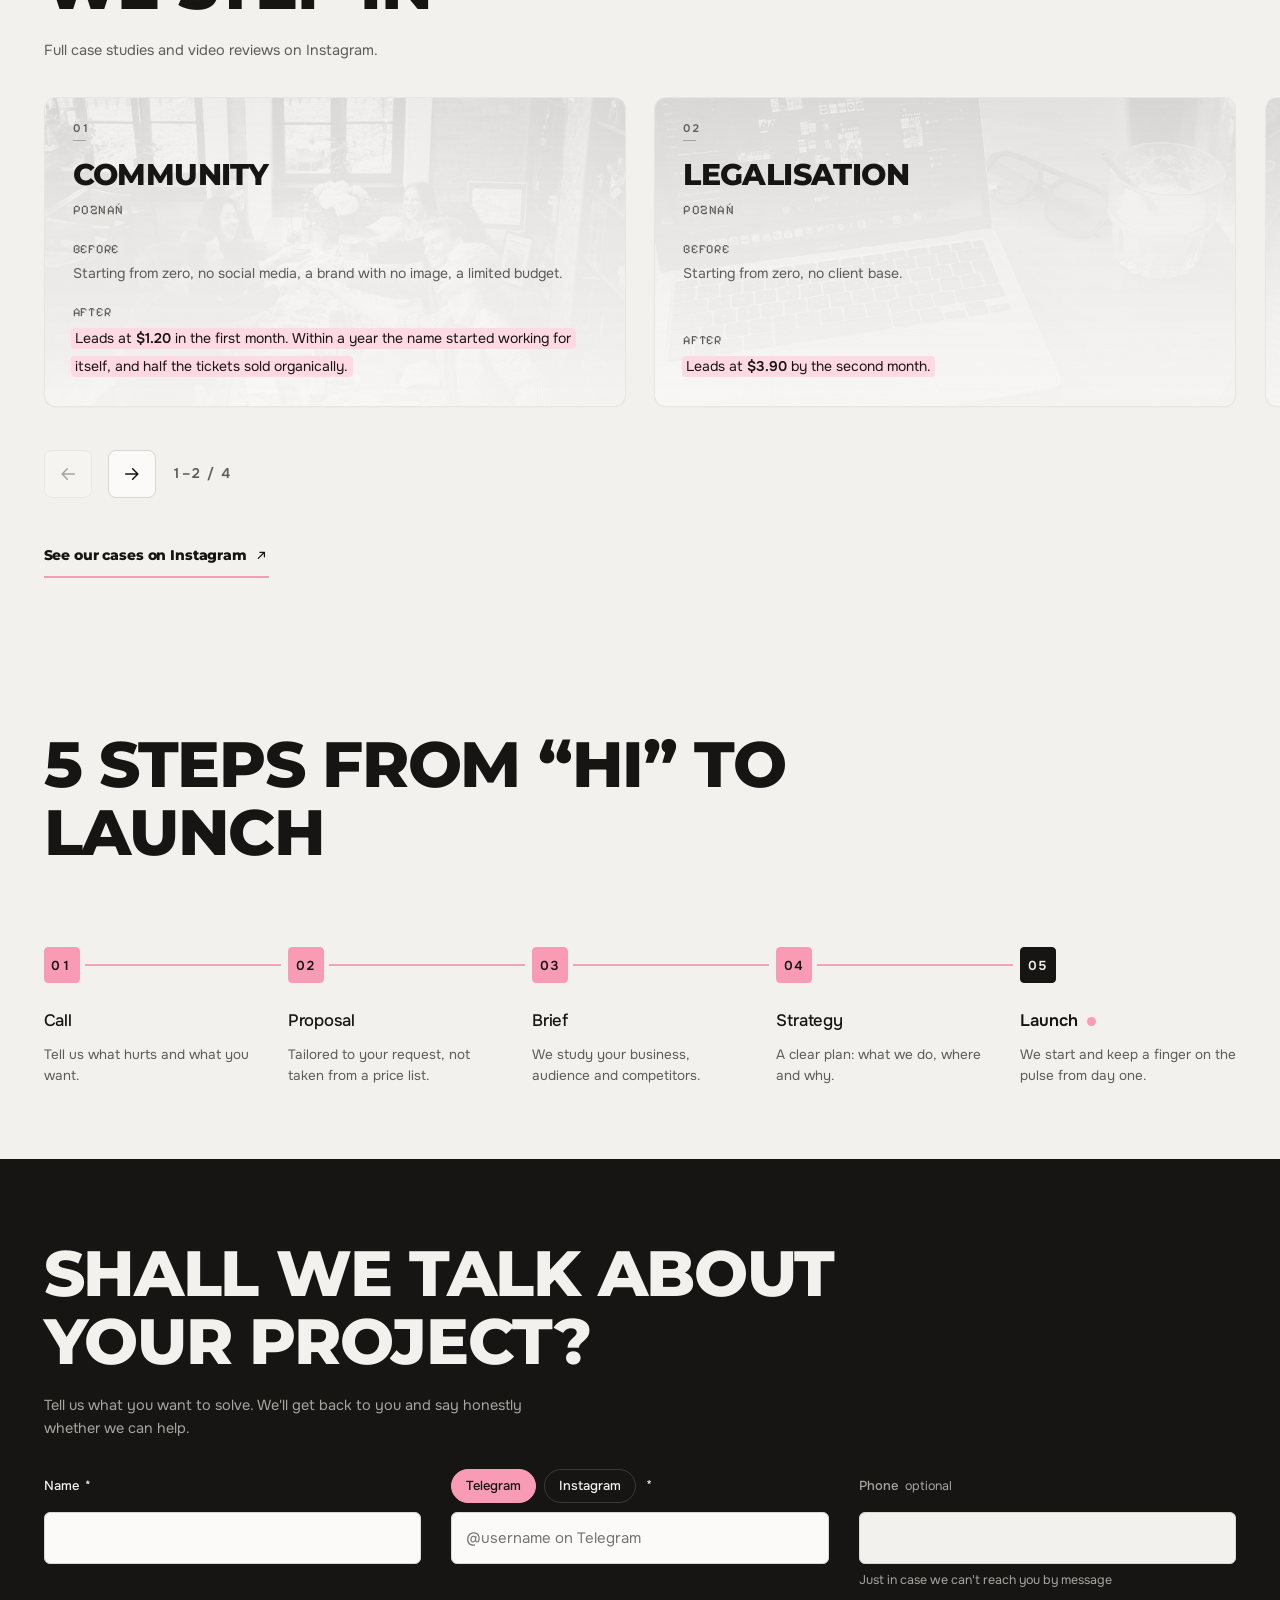
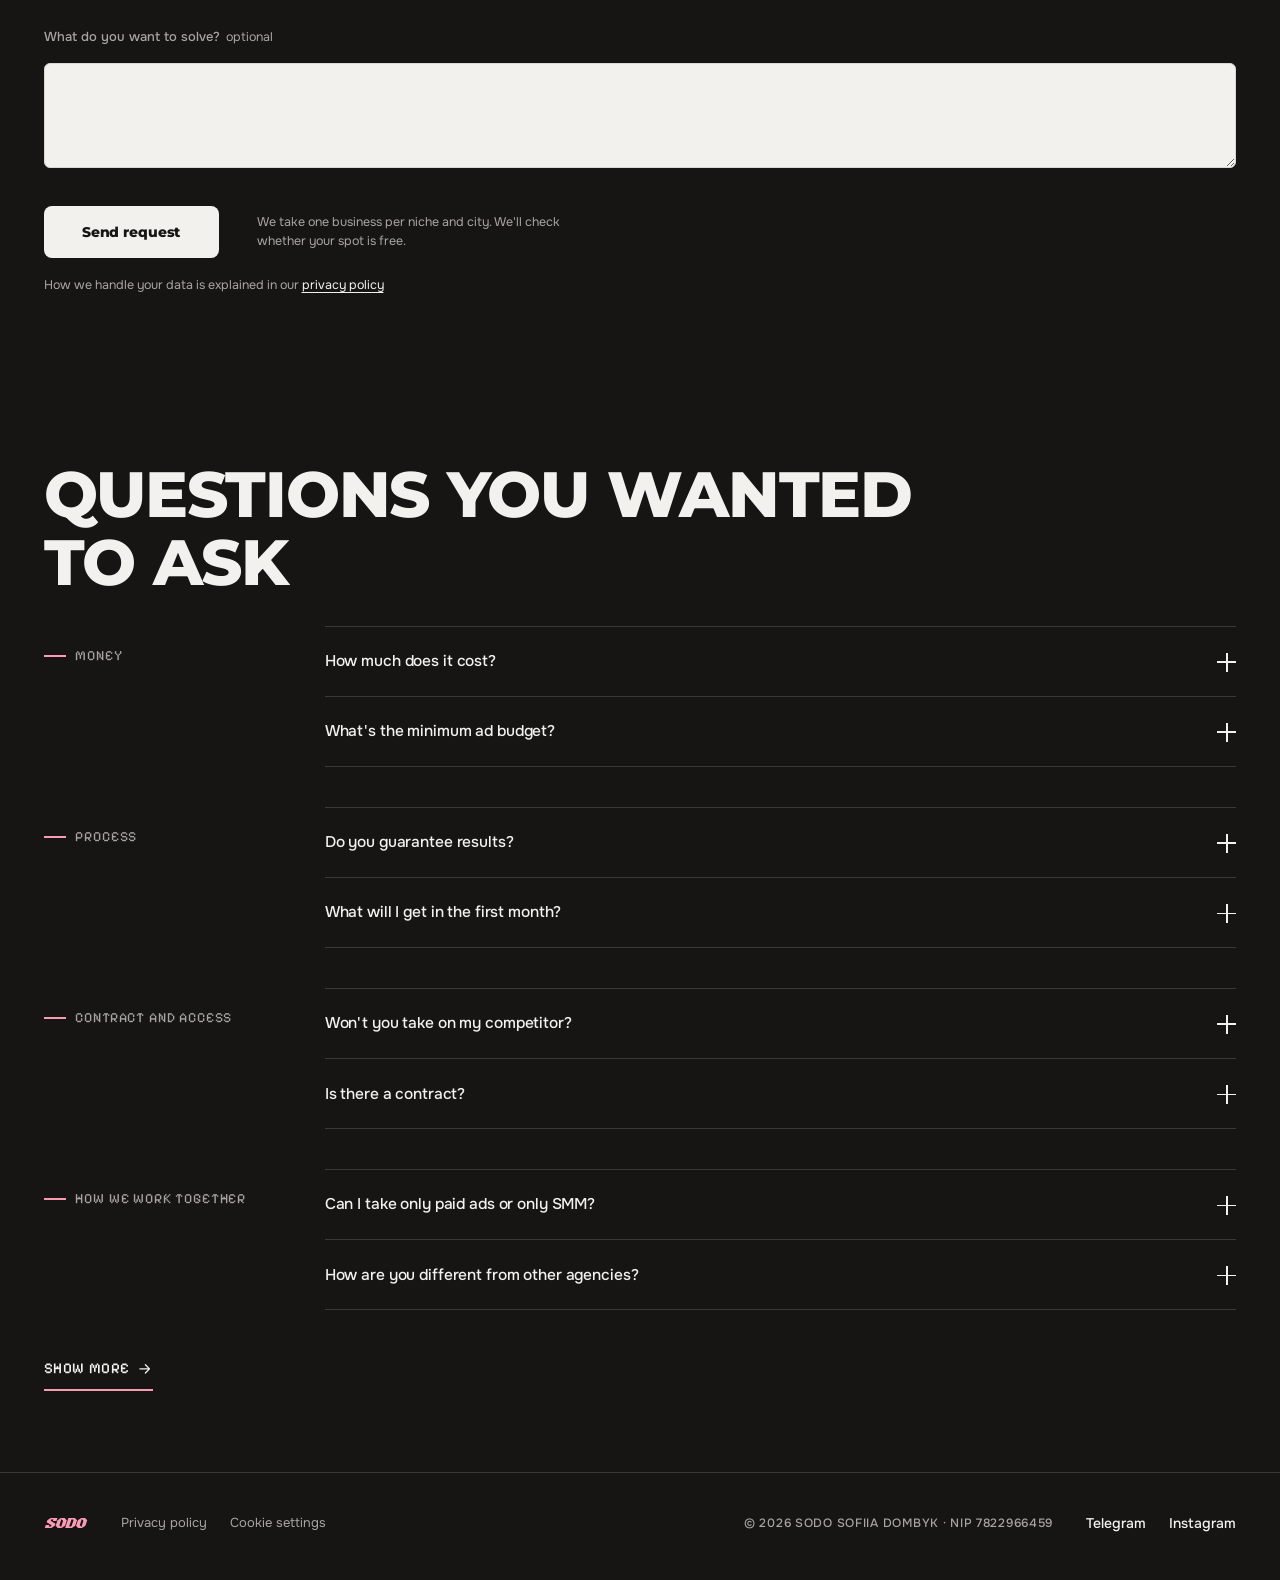
<file: en/index.html>
<!doctype html>
<!-- Зібрано scripts/build-lang.mjs з index.html і lang/en.json. Руками не правити. -->
<html lang="en">
<head>
<meta charset="utf-8">
<meta name="viewport" content="width=device-width, initial-scale=1, viewport-fit=cover">
<title>SODO — digital agency: SMM, paid ads, websites</title>
<meta name="description" content="SODO — digital agency. We test, change and scale until your ads and content start making money. SMM, paid ads, websites, chatbots, consulting.">
<meta name="theme-color" content="#F2F1EE">

<meta property="og:type" content="website">
<meta property="og:locale" content="en_US">
<meta property="og:title" content="SODO — you must be noticed">
<meta property="og:description" content="We test, change and scale until your ads and content start making money.">
<meta property="og:url" content="https://www.sodoagency.eu/en/">
<meta property="og:image" content="https://www.sodoagency.eu/assets/images/og-image-en.jpg?v=2">
<meta property="og:image:width" content="1200">
<meta property="og:image:height" content="630">
<meta property="og:image:alt" content="SODO — you must be noticed">
<meta name="twitter:card" content="summary_large_image">

<link rel="canonical" href="https://www.sodoagency.eu/en/">
<link rel="alternate" hreflang="uk" href="https://www.sodoagency.eu/">
<link rel="alternate" hreflang="en" href="https://www.sodoagency.eu/en/">
<link rel="alternate" hreflang="pl" href="https://www.sodoagency.eu/pl/">
<link rel="alternate" hreflang="x-default" href="https://www.sodoagency.eu/">


<link rel="icon" href="/assets/icons/favicon.svg" type="image/svg+xml">
<link rel="apple-touch-icon" href="/assets/images/apple-touch-icon.png">

<link rel="preload" href="/assets/fonts/Montserrat-900-latin.woff2" as="font" type="font/woff2" crossorigin>
<link rel="preload" href="/assets/fonts/Montserrat-800-latin.woff2" as="font" type="font/woff2" crossorigin>
<link rel="preload" href="/assets/fonts/Onest-400-latin.woff2" as="font" type="font/woff2" crossorigin>
<link rel="preload" href="/assets/fonts/Pixelify-400.woff2" as="font" type="font/woff2" crossorigin>
<link rel="preload" as="image" href="/assets/figures/figure.webp">
<link rel="stylesheet" href="/assets/fonts/fonts.css?v=3">
<link rel="stylesheet" href="/css/style.css?v=20">

<noscript><style>
  .load{display:none}
  .rv{opacity:1!important;transform:none!important}
  .hero__w,.hero__foot{opacity:1!important;transform:none!important}
  .hero__mark{transform:scaleX(1)!important}
  .qa__a{display:block!important;height:auto!important}
  .road::after,.steps::after{clip-path:none!important}
  .road__s,.step{opacity:1!important}
  .road__n{background:var(--pink)!important;color:var(--ink)!important}
  .steps::after{transform:scaleY(1)!important}
  .step p{opacity:1!important;translate:0 0!important}
  .svc.is-on .fold__i{opacity:1!important;translate:0 0!important}
  /* Вибору немає, поки немає JS, тож показуємо всі послуги підряд. */
  .sw__box{height:auto!important;margin-top:30px!important}
  .svc{position:static!important;grid-area:auto!important;
       opacity:1!important;visibility:visible!important;translate:0 0!important;
       margin-bottom:12px}
  .svc .fold__i{opacity:1!important;translate:0 0!important}
  .sw__add,.sw__fine{display:block!important}
  .fig__sharp{-webkit-mask-image:none!important;mask-image:none!important}
</style></noscript>
<!-- Meta Pixel — тільки після згоди (RODO). До згоди window.fbq немає
     зовсім, а main.js кличе його через обгортку, що мовчить без пікселя.
     Вибір живе в localStorage 'sodo:consent': 'yes' | 'no'. Версію
     для <noscript> прибрано: без скрипта згоду не спитати. -->
<script>
window.sodoPixel = function () {
  if (window.fbq) return;
  !function(f,b,e,v,n,t,s)
  {if(f.fbq)return;n=f.fbq=function(){n.callMethod?
  n.callMethod.apply(n,arguments):n.queue.push(arguments)};
  if(!f._fbq)f._fbq=n;n.push=n;n.loaded=!0;n.version='2.0';
  n.queue=[];t=b.createElement(e);t.async=!0;
  t.src=v;s=b.getElementsByTagName(e)[0];
  s.parentNode.insertBefore(t,s)}(window, document,'script',
  'https://connect.facebook.net/en_US/fbevents.js');
  fbq.disablePushState = true; // якір #form це не новий перегляд
  fbq('init', '1090963936981555');
  fbq('track', 'PageView');
};
try { if (localStorage.getItem('sodo:consent') === 'yes') window.sodoPixel(); } catch (e) {}
</script>
</head>

<body class="is-loading">

<div class="grain" aria-hidden="true"></div>

<!-- ═══════════ ЗАВАНТАЖЕННЯ ═══════════ -->
<div class="load" id="load" aria-hidden="true">
  <p class="load__w" id="loadWord" data-i18n="load.word" lang="en">GET VISIBLE</p>
  <span class="load__bar" id="loadBar"></span>
</div>
<p class="vh" role="status" id="loadSr" data-i18n="load.sr">Loading</p>

<a class="skip" href="#main" data-i18n="skip">Skip to content</a>

<!-- ═══════════ ШАПКА ═══════════ -->
<header class="hd" id="hd">
  <a class="hd__brand" href="#top" aria-label="SODO — back to top" data-i18n-aria="aria.brand">
    <span class="mark" aria-hidden="true"></span>
  </a>

  <nav class="hd__nav" aria-label="Main navigation" data-i18n-aria="aria.nav">
    <a href="#serv" data-i18n="menu.serv">Services</a>
    <a href="#how" data-i18n="menu.how">How we work</a>
    <a href="#cases" data-i18n="menu.cases">Cases</a>
    <a href="#form" data-i18n="menu.form">Contact</a>
  </nav>

  <div class="hd__lang" id="lang" role="group" aria-label="Site language" data-i18n-aria="aria.lang">
    <a class="hd__lang-b" aria-current="false" href="/" hreflang="uk" lang="uk" data-lang="uk">UA</a>
    <a class="hd__lang-b is-on" aria-current="true" href="/en/" hreflang="en" lang="en" data-lang="en">EN</a>
    <a class="hd__lang-b" href="/pl/" hreflang="pl" lang="pl" data-lang="pl">PL</a>
  </div>

  <button class="hd__menu" id="menuBtn" type="button" aria-expanded="false" aria-controls="menu">
    <span class="hd__menu-t" data-open="Menu" data-close="Close"
      data-i18n-open="menu.open" data-i18n-close="menu.close">Menu</span>
    <span class="hd__menu-i" aria-hidden="true"><i></i><i></i></span>
  </button>
</header>

<!-- ═══════════ ПОВНОЕКРАННЕ МЕНЮ ═══════════ -->
<div class="mn" id="menu" hidden>
  <nav class="mn__nav" aria-label="Menu" data-i18n-aria="aria.menu">
    <a href="#serv"><i>01</i><span data-i18n="menu.serv">Services</span></a>
    <a href="#how"><i>02</i><span data-i18n="menu.how">How we work</span></a>
    <a href="#cases"><i>03</i><span data-i18n="menu.cases">Cases</span></a>
    <a href="#form"><i>04</i><span data-i18n="menu.form">Contact</span></a>
  </nav>
  <div class="mn__foot">
    <p class="mn__lab" data-i18n="mn.direct">Message us directly</p>
    <p class="mn__links">
      <a href="https://t.me/sodoagency" target="_blank" rel="noopener">Telegram</a>
      <a href="https://www.instagram.com/sodo.agency/" target="_blank" rel="noopener">Instagram</a>
    </p>
  </div>
</div>

<main id="main">
<span id="top"></span>

<!-- ═══════════ 01 · ПЕРШИЙ ЕКРАН ═══════════ -->
<section class="hero" aria-labelledby="heroT">

  <div class="fig fig--hero" id="fig" aria-hidden="true">
    <span class="fig__halo"></span>
    <img class="fig__far"   src="/assets/figures/figure.webp" alt="" width="913" height="1207">
    <img class="fig__soft"  src="/assets/figures/figure.webp" alt="" width="913" height="1207">
    <img class="fig__sharp" src="/assets/figures/figure.webp" alt="" width="913" height="1207">
  </div>

  <h1 class="hero__t" id="heroT">
    <span class="hero__w hero__w--1" data-i18n="hero.w1">You must be</span>
    <span class="hero__w hero__w--2"><span class="hero__key"><!--
      --><span class="hero__word" data-i18n="hero.w2">noticed</span><!--
      --><span class="hero__mark" aria-hidden="true"></span></span></span>
  </h1>

  <div class="hero__foot">
    <p class="hero__lead" id="heroLead" data-i18n="hero.lead">Digital agency. We test, change and scale until your ads and content start making money.</p>
    <a class="lead lead--hero" href="#form"><span data-i18n="hero.cta">Discuss your project</span><svg class="ico" viewBox="0 0 24 24" aria-hidden="true" focusable="false"><path d="M4.5 12h14M12.8 5.7 19 12l-6.2 6.3"/></svg></a>
  </div>
</section>


<!-- ═══════════ 02 · ЦИФРИ ═══════════ -->
<section class="stats" aria-label="Our experience in numbers" data-i18n-aria="aria.stats">
  <ul class="stats__l">
    <li class="stat">
      <b class="stat__n" data-i18n="one.n0" data-count>30+</b>
      <span class="stat__c" data-i18n="one.c0">niches</span></li>
    <li class="stat">
      <b class="stat__n" data-i18n="one.n1" data-count>3 years</b>
      <span class="stat__c" data-i18n="one.c1">with one client</span></li>
    <li class="stat">
      <b class="stat__n" data-i18n="one.n2" data-count>52</b>
      <span class="stat__c" data-i18n="one.c2">projects</span></li>
  </ul>
</section>


<!-- ═══════════ 03 · ПОСЛУГИ ═══════════ -->
<section class="serv" id="serv" aria-labelledby="servT">
  <header class="sh">
    <h2 class="sh__t" data-i18n="serv.title" id="servT">Everything it takes to get you found and bought from</h2>
    <p class="sh__i" data-i18n="serv.sub">Pick one service or the full package.</p>
  </header>

  <div class="sw" id="sw">
    <ul class="sw__tabs" role="tablist" aria-label="What we do" data-i18n-aria="aria.tabs">
      <li role="presentation"><button class="sw__tab" type="button"
        role="tab" id="tab0" aria-controls="svc0" aria-selected="false" tabindex="0">
        <i class="sw__i" aria-hidden="true">01</i>
        <svg class="sw__cue" viewBox="0 0 32 32" aria-hidden="true" focusable="false" vector-effect="non-scaling-stroke"><rect x="5" y="5" width="22" height="22" rx="4"/><path d="M13 12.5l8 3.6-3.5 1.4-1.4 3.5z"/></svg>
        <span class="sw__nm" data-i18n="serv.n0">SMM</span>
        <svg class="sw__go" viewBox="0 0 24 24" aria-hidden="true" focusable="false"><path d="M7 17 17 7M9.6 7H17v7.4"/></svg>
      </button></li>
      <li role="presentation"><button class="sw__tab" type="button"
        role="tab" id="tab1" aria-controls="svc1" aria-selected="false" tabindex="-1">
        <i class="sw__i" aria-hidden="true">02</i>
        <svg class="sw__cue" viewBox="0 0 32 32" aria-hidden="true" focusable="false" vector-effect="non-scaling-stroke"><rect x="9.5" y="3" width="13" height="26" rx="4"/><path d="M14 12.4l5.4 3.6-5.4 3.6z"/></svg>
        <span class="sw__nm" data-i18n="serv.n1">TikTok</span>
        <svg class="sw__go" viewBox="0 0 24 24" aria-hidden="true" focusable="false"><path d="M7 17 17 7M9.6 7H17v7.4"/></svg>
      </button></li>
      <li role="presentation"><button class="sw__tab" type="button"
        role="tab" id="tab2" aria-controls="svc2" aria-selected="false" tabindex="-1">
        <i class="sw__i" aria-hidden="true">03</i>
        <svg class="sw__cue" viewBox="0 0 32 32" aria-hidden="true" focusable="false" vector-effect="non-scaling-stroke"><circle cx="16" cy="16" r="11"/><circle cx="16" cy="16" r="4.5"/><path d="M16 1.8v4.4M16 25.8v4.4M1.8 16h4.4M25.8 16h4.4"/></svg>
        <span class="sw__nm" data-i18n="serv.n2">Paid ads</span>
        <svg class="sw__go" viewBox="0 0 24 24" aria-hidden="true" focusable="false"><path d="M7 17 17 7M9.6 7H17v7.4"/></svg>
      </button></li>
      <li role="presentation"><button class="sw__tab" type="button"
        role="tab" id="tab3" aria-controls="svc3" aria-selected="false" tabindex="-1">
        <i class="sw__i" aria-hidden="true">04</i>
        <svg class="sw__cue" viewBox="0 0 32 32" aria-hidden="true" focusable="false" vector-effect="non-scaling-stroke"><rect x="4" y="6" width="24" height="20" rx="4"/><path d="M4 12.5h24"/><path d="M8 9.3h.01M11.4 9.3h.01M14.8 9.3h.01"/></svg>
        <span class="sw__nm" data-i18n="serv.n3">Websites</span>
        <svg class="sw__go" viewBox="0 0 24 24" aria-hidden="true" focusable="false"><path d="M7 17 17 7M9.6 7H17v7.4"/></svg>
      </button></li>
      <li role="presentation"><button class="sw__tab" type="button"
        role="tab" id="tab4" aria-controls="svc4" aria-selected="false" tabindex="-1">
        <i class="sw__i" aria-hidden="true">05</i>
        <svg class="sw__cue" viewBox="0 0 32 32" aria-hidden="true" focusable="false" vector-effect="non-scaling-stroke"><path d="M5 9a4 4 0 0 1 4-4h14a4 4 0 0 1 4 4v8a4 4 0 0 1-4 4h-8l-5 4.6V21H9a4 4 0 0 1-4-4z"/><path d="M11.5 13h.01M16 13h.01M20.5 13h.01"/></svg>
        <span class="sw__nm" data-i18n="serv.n4">Chatbots</span>
        <svg class="sw__go" viewBox="0 0 24 24" aria-hidden="true" focusable="false"><path d="M7 17 17 7M9.6 7H17v7.4"/></svg>
      </button></li>
      <li role="presentation"><button class="sw__tab" type="button"
        role="tab" id="tab5" aria-controls="svc5" aria-selected="false" tabindex="-1">
        <i class="sw__i" aria-hidden="true">06</i>
        <svg class="sw__cue" viewBox="0 0 32 32" aria-hidden="true" focusable="false" vector-effect="non-scaling-stroke"><circle cx="14.5" cy="14.5" r="9.5"/><path d="M21.5 21.5 28 28"/><path d="M11 14.5h7"/></svg>
        <span class="sw__nm" data-i18n="serv.n5">Consulting</span>
        <svg class="sw__go" viewBox="0 0 24 24" aria-hidden="true" focusable="false"><path d="M7 17 17 7M9.6 7H17v7.4"/></svg>
      </button></li>
    </ul>

    <div class="sw__box" id="swBox">
      <article class="svc" id="svc0" role="tabpanel" aria-labelledby="tab0">
        <div class="svc__head">
          <h3 class="svc__n" data-i18n="serv.n0">SMM</h3>
          <p class="svc__pr" data-i18n="serv.pr0">From $550</p>
        </div>
        <p class="svc__d" data-i18n="serv.d0">Content that stops the scroll and sells. We build a system that brings in leads.</p>
        <ul class="fold__list">
          <li class="fold__i"><i class="fold__n">[01]</i><b data-i18n="serv.t0_0">Strategy</b> <span data-i18n="serv.x0_0">— what we post and why, we build the plan</span></li>
          <li class="fold__i"><i class="fold__n">[02]</i><b data-i18n="serv.t0_1">Content</b> <span data-i18n="serv.x0_1">— editing, scripts, design</span></li>
          <li class="fold__i"><i class="fold__n">[03]</i><b data-i18n="serv.t0_2">Posting</b> <span data-i18n="serv.x0_2">— we keep the rhythm so you don't have to think about it</span></li>
          <li class="fold__i"><i class="fold__n">[04]</i><b data-i18n="serv.t0_3">Ideas</b> <span data-i18n="serv.x0_3">— the kind that stop the scroll</span></li>
          <li class="fold__i"><i class="fold__n">[05]</i><b data-i18n="serv.t0_4">Analytics</b> <span data-i18n="serv.x0_4">— we see the numbers and make decisions</span></li>
        </ul>
      </article>
      <article class="svc" id="svc1" role="tabpanel" aria-labelledby="tab1">
        <div class="svc__head">
          <h3 class="svc__n" data-i18n="serv.n1">TikTok</h3>
          <p class="svc__pr" data-i18n="serv.pr1">From $500</p>
        </div>
        <ul class="fold__list">
          <li class="fold__i"><i class="fold__n">[01]</i><b data-i18n="serv.t1_0">Strategy</b> <span data-i18n="serv.x1_0">— what we post and why</span></li>
          <li class="fold__i"><i class="fold__n">[02]</i><b data-i18n="serv.t1_1">Content</b> <span data-i18n="serv.x1_1">— full-service shoots</span></li>
          <li class="fold__i"><i class="fold__n">[03]</i><b data-i18n="serv.t1_2">Content pillars</b> <span data-i18n="serv.x1_2">— we find the formats that work</span></li>
          <li class="fold__i"><i class="fold__n">[04]</i><b data-i18n="serv.t1_3">Ideas</b> <span data-i18n="serv.x1_3">— the kind that stop the scroll</span></li>
          <li class="fold__i"><i class="fold__n">[05]</i><b data-i18n="serv.t1_4">Analytics</b> <span data-i18n="serv.x1_4">— we see the numbers and make decisions</span></li>
        </ul>
      </article>
      <article class="svc" id="svc2" role="tabpanel" aria-labelledby="tab2">
        <div class="svc__head">
          <h3 class="svc__n" data-i18n="serv.n2">Paid ads</h3>
          <p class="svc__pr" data-i18n="serv.pr2">From $350</p>
        </div>
        <p class="svc__d" data-i18n="serv.d2">We run ads until they pay off. If it didn't work, we change it. If it did, we scale it.</p>
        <ul class="fold__list">
          <li class="fold__i"><i class="fold__n">[01]</i><b data-i18n="serv.t2_0">Research</b> <span data-i18n="serv.x2_0">— we take your niche apart</span></li>
          <li class="fold__i"><i class="fold__n">[02]</i><b data-i18n="serv.t2_1">Ad strategy</b> <span data-i18n="serv.x2_1">— we build hypotheses</span></li>
          <li class="fold__i"><i class="fold__n">[03]</i><b data-i18n="serv.t2_2">Creatives</b> <span data-i18n="serv.x2_2">— ad banners made from start to finish</span></li>
          <li class="fold__i"><i class="fold__n">[04]</i><b data-i18n="serv.t2_3">Launch</b> <span data-i18n="serv.x2_3">— testing and optimisation</span></li>
          <li class="fold__i"><i class="fold__n">[05]</i><b data-i18n="serv.t2_4">Analytics</b> <span data-i18n="serv.x2_4">— daily reports and a monthly summary</span></li>
        </ul>
      </article>
      <article class="svc" id="svc3" role="tabpanel" aria-labelledby="tab3">
        <div class="svc__head">
          <h3 class="svc__n" data-i18n="serv.n3">Websites</h3>
          <p class="svc__pr" data-i18n="serv.pr3">From $350</p>
        </div>
        <p class="svc__d" data-i18n="serv.d3">Good-looking and easy to use, but above all they bring in leads. From the first screen to the “Buy” button.</p>
        <ul class="fold__list">
          <li class="fold__i"><i class="fold__n">[01]</i><b data-i18n="serv.t3_0">Idea</b> <span data-i18n="serv.x3_0">— a place people want to visit</span></li>
          <li class="fold__i"><i class="fold__n">[02]</i><b data-i18n="serv.t3_1">Structure</b> <span data-i18n="serv.x3_1">— clients understand what to order and how</span></li>
          <li class="fold__i"><i class="fold__n">[03]</i><b data-i18n="serv.t3_2">Launch</b> <span data-i18n="serv.x3_2">— you get a ready-to-go website</span></li>
        </ul>
      </article>
      <article class="svc svc--plain" id="svc4" role="tabpanel" aria-labelledby="tab4">
        <div class="svc__head">
          <h3 class="svc__n" data-i18n="serv.n4">Chatbots</h3>
          <p class="svc__pr" data-i18n="serv.pr4">On request</p>
        </div>
        <p class="svc__d" data-i18n="serv.d4">They answer your clients while you sleep and never lose a single lead.</p>
      </article>
      <article class="svc svc--plain" id="svc5" role="tabpanel" aria-labelledby="tab5">
        <div class="svc__head">
          <h3 class="svc__n" data-i18n="serv.n5">Consulting</h3>
          <p class="svc__pr" data-i18n="serv.pr5">On request</p>
        </div>
        <p class="svc__d" data-i18n="serv.d5">An outside look at your marketing: what works, what burns the budget, what to do next.</p>
      </article>
    </div>

    <p class="sw__add" data-i18n="serv.add">Extra: full-service photo and video shoots — on request</p>
    <p class="sw__fine" data-i18n="serv.fine">Starting prices. The final cost comes after the brief. We tailor the package to your budget and niche</p>

    <div class="sw__foot">
      <p class="sw__note" data-i18n="serv.note">We tailor the format to what you need.</p>
      <a class="lead" href="#form"><span data-i18n="serv.cta">Not sure what exactly you need? We'll walk you through it</span><svg class="ico" viewBox="0 0 24 24" aria-hidden="true" focusable="false"><path d="M4.5 12h14M12.8 5.7 19 12l-6.2 6.3"/></svg></a>
    </div>
  </div>
</section>


<!-- ═══════════ 04 · ЦИКЛ SODO ═══════════ -->
<section class="cycle" id="cycle" aria-labelledby="cycleT">
  <header class="sh">
    <p class="lab" data-i18n="cycle.lab">The SODO cycle</p>
    <h2 class="sh__t" data-i18n="cycle.title" id="cycleT">We don't guess. We test.</h2>
  </header>

  <p class="cycle__p" data-i18n="cycle.text">Planned tests every month. What works, we scale. What doesn't, we change. You see everything.</p>

  <ol class="road" id="road">
      <li class="road__s"><i class="road__n">1</i>
        <div class="road__b">
          <h3 data-i18n="cycle.h0">Hypothesis</h3>
          <p data-i18n="cycle.p0">What exactly will work for your business, and why.</p>
        </div></li>
      <li class="road__s"><i class="road__n">2</i>
        <div class="road__b">
          <h3 data-i18n="cycle.h1">Test</h3>
          <p data-i18n="cycle.p1">We launch on a small budget.</p>
        </div></li>
      <li class="road__s"><i class="road__n">3</i>
        <div class="road__b">
          <h3 data-i18n="cycle.h2">Conclusion</h3>
          <p data-i18n="cycle.p2">We look at the numbers, not at gut feeling.</p>
        </div></li>
      <li class="road__s"><i class="road__n">4</i>
        <div class="road__b">
          <h3 data-i18n="cycle.h3">Scale</h3>
          <p data-i18n="cycle.p3">What worked, we push further.</p>
        </div></li>
  </ol>

  <p class="cycle__a" data-i18n="cycle.accent">We even tailor our service packages to your results.</p>
</section>


<!-- ═══════════ 05 · ОДИН НА НІШУ ═══════════ -->
<section class="one" aria-labelledby="oneT">
  <div class="one__say">
    <h2 class="one__t" data-i18n="one.title" id="oneT">One per niche. One per city.</h2>
    <p class="one__p" data-i18n="one.text">We never work with two competitors side by side. So all our ideas, tests and results work only for you, not for the business across the street.</p>
    <p class="one__s"><span class="hl" data-i18n="one.small">Is your spot still free? We'll check in 5 minutes.</span></p>
  </div>
</section>


<!-- ═══════════ 06 · КЕЙСИ ═══════════ -->
<section class="cases" id="cases" aria-labelledby="casesT">
  <header class="sh">
    <h2 class="sh__t" data-i18n="cases.title" id="casesT">What changes when we step in</h2>
    <p class="sh__i" data-i18n="cases.sub">Full case studies and video reviews on Instagram.</p>
  </header>

  <div class="gal rv" id="gal">
    <ol class="gal__track" id="galTrack">
      <li class="case">
        <div class="case__card">
          <img class="case__bg case__bg--community" src="/assets/cases/community.webp" alt="" loading="lazy" decoding="async" width="719" height="1280">
          <i class="case__no" aria-hidden="true">01</i>
          <h3 class="case__n" data-i18n="case.n0">Community</h3>
          <p class="case__c" data-i18n="case.c0">Poznań</p>
          <div class="case__row">
            <span class="case__k" data-i18n="case.was">Before</span>
            <p class="case__v" data-i18n="case.b0">Starting from zero, no social media, a brand with no image, a limited budget.</p>
          </div>
          <div class="case__row case__row--res">
            <span class="case__k" data-i18n="case.now">After</span>
            <p class="case__v"><span class="hl" data-i18n="case.r0">Leads at <b>$1.20</b> in the first month. Within a year the name started working for itself, and half the tickets sold organically.</span></p>
          </div>
        </div>
      </li>
      <li class="case">
        <div class="case__card">
          <img class="case__bg case__bg--legal" src="/assets/cases/legal.webp" alt="" loading="lazy" decoding="async" width="900" height="1171">
          <i class="case__no" aria-hidden="true">02</i>
          <h3 class="case__n" data-i18n="case.n1">Legalisation</h3>
          <p class="case__c" data-i18n="case.c1">Poznań</p>
          <div class="case__row">
            <span class="case__k" data-i18n="case.was">Before</span>
            <p class="case__v" data-i18n="case.b1">Starting from zero, no client base.</p>
          </div>
          <div class="case__row case__row--res">
            <span class="case__k" data-i18n="case.now">After</span>
            <p class="case__v"><span class="hl" data-i18n="case.r1">Leads at <b>$3.90</b> by the second month.</span></p>
          </div>
        </div>
      </li>
      <li class="case">
        <div class="case__card">
          <img class="case__bg case__bg--jobs" src="/assets/cases/jobs.webp" alt="" loading="lazy" decoding="async" width="900" height="1038">
          <i class="case__no" aria-hidden="true">03</i>
          <h3 class="case__n" data-i18n="case.n2">Recruitment</h3>
          <p class="case__c" data-i18n="case.c2">Germany</p>
          <div class="case__row">
            <span class="case__k" data-i18n="case.was">Before</span>
            <p class="case__v" data-i18n="case.b2">Low-quality leads and a blocked ad account.</p>
          </div>
          <div class="case__row case__row--res">
            <span class="case__k" data-i18n="case.now">After</span>
            <p class="case__v"><span class="hl" data-i18n="case.r2">A stable ad account and leads at <b>€3</b>.</span></p>
          </div>
        </div>
      </li>
      <li class="case">
        <div class="case__card">
          <img class="case__bg case__bg--beauty" src="/assets/cases/beauty.webp" alt="" loading="lazy" decoding="async" width="900" height="1015">
          <i class="case__no" aria-hidden="true">04</i>
          <h3 class="case__n" data-i18n="case.n3">Beauty studio</h3>
          <p class="case__c" data-i18n="case.c3">Poznań</p>
          <div class="case__row">
            <span class="case__k" data-i18n="case.was">Before</span>
            <p class="case__v" data-i18n="case.b3">No social media, a brand with no image.</p>
          </div>
          <div class="case__row case__row--res">
            <span class="case__k" data-i18n="case.now">After</span>
            <p class="case__v"><span class="hl" data-i18n="case.r3">Everyone knows the studio, and its bold ideas are recognised at first glance.</span></p>
          </div>
        </div>
      </li>
    </ol>

    <div class="gal__bar">
      <button class="gal__b" type="button" id="galPrev" data-d="-1"
        aria-label="Previous case" aria-controls="galTrack" data-i18n-aria="gal.prev">
        <svg viewBox="0 0 24 24" aria-hidden="true" focusable="false"><path d="M19.5 12h-14M11.2 5.7 5 12l6.2 6.3"/></svg></button>
      <button class="gal__b" type="button" id="galNext" data-d="1"
        aria-label="Next case" aria-controls="galTrack" data-i18n-aria="gal.next">
        <svg viewBox="0 0 24 24" aria-hidden="true" focusable="false"><path d="M4.5 12h14M12.8 5.7 19 12l-6.2 6.3"/></svg></button>
      <p class="gal__c"><span id="galN">1</span> / <span id="galT">4</span></p>
    </div>
  </div>

  <a class="lead" href="https://www.instagram.com/sodo.agency/" target="_blank" rel="noopener"
     ><span data-i18n="cases.cta">See our cases on Instagram</span><svg class="ico" viewBox="0 0 24 24" aria-hidden="true" focusable="false"><path d="M7 17 17 7M9.6 7H17v7.4"/></svg></a>
</section>


<!-- ═══════════ 07 · ЯК ПРАЦЮЄМО ═══════════ -->
<section class="how" id="how" aria-labelledby="howT">
  <header class="sh">
    <h2 class="sh__t" data-i18n="how.title" id="howT">5 steps from “hi” to launch</h2>
  </header>
  <ol class="steps" id="steps">
    <li class="step"><i class="step__n">01</i>
      <h3 data-i18n="how.h0">Call</h3>
      <p data-i18n="how.p0">Tell us what hurts and what you want.</p></li>
    <li class="step"><i class="step__n">02</i>
      <h3 data-i18n="how.h1">Proposal</h3>
      <p data-i18n="how.p1">Tailored to your request, not taken from a price list.</p></li>
    <li class="step"><i class="step__n">03</i>
      <h3 data-i18n="how.h2">Brief</h3>
      <p data-i18n="how.p2">We study your business, audience and competitors.</p></li>
    <li class="step"><i class="step__n">04</i>
      <h3 data-i18n="how.h3">Strategy</h3>
      <p data-i18n="how.p3">A clear plan: what we do, where and why.</p></li>
    <li class="step step--last"><i class="step__n">05</i>
      <h3><span data-i18n="how.h4">Launch</span><i class="step__dot" aria-hidden="true"></i></h3>
      <p data-i18n="how.p4">We start and keep a finger on the pulse from day one.</p></li>
  </ol>
</section>


<!-- ═══════════ 08 · ФОРМА ═══════════ -->
<section class="form" id="form" aria-labelledby="formT">
  <header class="sh">
    <h2 class="sh__t" data-i18n="form.title" id="formT">Shall we talk about your project?</h2>
    <p class="sh__i" data-i18n="form.sub">Tell us what you want to solve. We'll get back to you and say honestly whether we can help.</p>
  </header>

  <form class="fm" id="fm" novalidate>
    <div class="fm__grid">
      <p class="fld">
        <label for="f_name"><span data-i18n="form.name">Name</span> <span class="fld__req" aria-hidden="true">*</span></label>
        <input id="f_name" name="name" type="text" autocomplete="name" required aria-describedby="e_name">
        <span class="fld__e" id="e_name" hidden></span>
      </p>
      <!-- Де писати, людина обирає сама. Нік — єдиний обовʼязковий
           контакт; телефон запасний, на випадок закритих повідомлень. -->
      <div class="fld fld--via">
        <fieldset class="via">
          <legend class="vh" data-i18n="form.tg">Telegram or Instagram</legend>
          <label class="via__o"><input type="radio" name="via" value="telegram" checked><span>Telegram</span></label>
          <label class="via__o"><input type="radio" name="via" value="instagram"><span>Instagram</span></label>
          <span class="fld__req" aria-hidden="true">*</span>
        </fieldset>
        <label class="vh" for="f_tg" data-i18n="form.nick">Your username</label>
        <input id="f_tg" name="contact" type="text" placeholder="@username" data-i18n-ph="form.ph" autocomplete="username"
          autocapitalize="none" spellcheck="false"
          required data-check="contact" aria-describedby="e_tg">
        <span class="fld__e" id="e_tg" hidden></span>
      </div>
      <p class="fld fld--opt">
        <label for="f_tel"><span data-i18n="form.tel">Phone</span> <span class="fld__opt" data-i18n="form.opt">optional</span></label>
        <input id="f_tel" name="phone" type="tel" inputmode="tel" autocomplete="tel"
          data-check="phone" aria-describedby="h_tel e_tel">
        <span class="fld__h" id="h_tel" data-i18n="form.telhint">Just in case we can't reach you by message</span>
        <span class="fld__e" id="e_tel" hidden></span>
      </p>
      <p class="fld fld--opt">
        <label for="f_task"><span data-i18n="form.task">What do you want to solve?</span> <span class="fld__opt" data-i18n="form.opt">optional</span></label>
        <textarea id="f_task" name="task" rows="3"></textarea>
      </p>
    </div>

    <div class="fm__hp" aria-hidden="true">
      <label for="f_company" data-i18n="form.trap">Do not fill in this field</label>
      <input id="f_company" name="company" type="text" tabindex="-1" autocomplete="off">
    </div>

    <div class="fm__foot">
      <button class="btn" type="submit" data-i18n="form.cta">Send request</button>
      <p class="fm__u" data-i18n="form.under">We take one business per niche and city. We'll check whether your spot is free.</p>
    </div>

    <p class="fm__pv"><span data-i18n="form.pv">How we handle your data is explained in our</span> <a href="/en/privacy/" data-i18n="form.pvl">privacy policy</a></p>
    <p class="fm__err" id="fmErr" role="alert" hidden></p>
  </form>

  <div class="fm__ok" id="fmOk" role="status" hidden>
    <p><span data-i18n="form.done">Thank you! We'll message you soon. In the meantime, take a look at our Instagram</span>
      <a href="https://www.instagram.com/sodo.agency/" target="_blank" rel="noopener">@sodo.agency<svg class="ico" viewBox="0 0 24 24" aria-hidden="true" focusable="false"><path d="M7 17 17 7M9.6 7H17v7.4"/></svg></a></p>
  </div>
</section>


<!-- ═══════════ 09 · ПИТАННЯ Й ВІДПОВІДІ ═══════════ -->
<section class="faq" id="faq" aria-labelledby="faqT">
  <header class="sh">
    <h2 class="sh__t" data-i18n="faq.title" id="faqT">Questions you wanted to ask</h2>
  </header>

  <div class="qa__all" id="qaList">
    <div class="qa__g">
      <h3 class="qa__gt" data-i18n="faq.g0">Money</h3>
      <ul class="qa__list">
      <li class="qa">
        <button class="qa__q" type="button" aria-expanded="false" aria-controls="qa0"
          id="qb0" data-i18n="faq.q0">How much does it cost?</button>
        <div class="qa__a" id="qa0" role="region" aria-labelledby="qb0" hidden>
          <p data-i18n="faq.a0">The services section shows starting prices: Instagram from $550, TikTok from $500, paid ads and websites from $350, chatbots and consulting on request. We name the final amount after the brief: it depends on the scope and the niche. If the full package is out of reach, we'll find a format that fits. We state the final amount once, with no hidden fees.</p>
        </div>
      </li>
      <li class="qa">
        <button class="qa__q" type="button" aria-expanded="false" aria-controls="qa1"
          id="qb1" data-i18n="faq.q1">What's the minimum ad budget?</button>
        <div class="qa__a" id="qa1" role="region" aria-labelledby="qb1" hidden>
          <p data-i18n="faq.a1">We recommend from $10 a day. How much you need exactly, we'll work out together after your request. You pay the ad budget separately from our services, directly into the ad account.</p>
        </div>
      </li>
      <li class="qa qa--more">
        <button class="qa__q" type="button" aria-expanded="false" aria-controls="qa2"
          id="qb2" data-i18n="faq.q2">Are there any hidden fees?</button>
        <div class="qa__a" id="qa2" role="region" aria-labelledby="qb2" hidden>
          <p data-i18n="faq.a2">No. We state the final amount right away.</p>
        </div>
      </li>
      </ul>
    </div>
    <div class="qa__g">
      <h3 class="qa__gt" data-i18n="faq.g1">Process</h3>
      <ul class="qa__list">
      <li class="qa">
        <button class="qa__q" type="button" aria-expanded="false" aria-controls="qa3"
          id="qb3" data-i18n="faq.q3">Do you guarantee results?</button>
        <div class="qa__a" id="qa3" role="region" aria-labelledby="qb3" hidden>
          <p data-i18n="faq.a3">No, and here's why. Marketing brings you people who are interested. But they buy from you: a lot depends on sales, service, price and the product. Anyone who guarantees results either doesn't understand how it all works or is selling a fairy tale. We guarantee what depends on us: tests, quick changes, transparent numbers. If something doesn't work, we'll be the first to tell you why, even when the problem isn't the ads.</p>
        </div>
      </li>
      <li class="qa">
        <button class="qa__q" type="button" aria-expanded="false" aria-controls="qa4"
          id="qb4" data-i18n="faq.q4">What will I get in the first month?</button>
        <div class="qa__a" id="qa4" role="region" aria-labelledby="qb4" hidden>
          <p data-i18n="faq.a4">It depends on the package you choose. Visual changes show up in the first month. On the call we'll tell you what to expect in your case.</p>
        </div>
      </li>
      <li class="qa qa--more">
        <button class="qa__q" type="button" aria-expanded="false" aria-controls="qa5"
          id="qb5" data-i18n="faq.q5">How will I know it's working?</button>
        <div class="qa__a" id="qa5" role="region" aria-labelledby="qb5" hidden>
          <p data-i18n="faq.a5">We send reports daily or monthly, depending on the service. With paid ads, daily reports are a must.</p>
        </div>
      </li>
      <li class="qa qa--more">
        <button class="qa__q" type="button" aria-expanded="false" aria-controls="qa6"
          id="qb6" data-i18n="faq.q6">Can I approve the content?</button>
        <div class="qa__a" id="qa6" role="region" aria-labelledby="qb6" hidden>
          <p data-i18n="faq.a6">Of course. We take your wishes into account, and if we did something differently, we explain why.</p>
        </div>
      </li>
      <li class="qa qa--more">
        <button class="qa__q" type="button" aria-expanded="false" aria-controls="qa7"
          id="qb7" data-i18n="faq.q7">What do you need from me at the start?</button>
        <div class="qa__a" id="qa7" role="region" aria-labelledby="qb7" hidden>
          <p data-i18n="faq.a7">Answers to our questions, so we can get into the project quickly and effectively while you spend as little time as possible.</p>
        </div>
      </li>
      </ul>
    </div>
    <div class="qa__g">
      <h3 class="qa__gt" data-i18n="faq.g2">Contract and access</h3>
      <ul class="qa__list">
      <li class="qa">
        <button class="qa__q" type="button" aria-expanded="false" aria-controls="qa8"
          id="qb8" data-i18n="faq.q8">Won't you take on my competitor?</button>
        <div class="qa__a" id="qa8" role="region" aria-labelledby="qb8" hidden>
          <p data-i18n="faq.a8">No. It's written into the contract. We don't work with two businesses in the same niche in the same city.</p>
        </div>
      </li>
      <li class="qa">
        <button class="qa__q" type="button" aria-expanded="false" aria-controls="qa9"
          id="qb9" data-i18n="faq.q9">Is there a contract?</button>
        <div class="qa__a" id="qa9" role="region" aria-labelledby="qb9" hidden>
          <p data-i18n="faq.a9">Yes. The minimum term is 1 month.</p>
        </div>
      </li>
      <li class="qa qa--more">
        <button class="qa__q" type="button" aria-expanded="false" aria-controls="qa10"
          id="qb10" data-i18n="faq.q10">Who owns the accounts, campaigns and content?</button>
        <div class="qa__a" id="qa10" role="region" aria-labelledby="qb10" hidden>
          <p data-i18n="faq.a10">You do. The copyright passes to you, and the content and campaigns stay with you, even if we stop working together.</p>
        </div>
      </li>
      <li class="qa qa--more">
        <button class="qa__q" type="button" aria-expanded="false" aria-controls="qa11"
          id="qb11" data-i18n="faq.q11">How do I end the cooperation?</button>
        <div class="qa__a" id="qa11" role="region" aria-labelledby="qb11" hidden>
          <p data-i18n="faq.a11">Give us 14 days' notice. You'll receive everything that was made while we worked together.</p>
        </div>
      </li>
      </ul>
    </div>
    <div class="qa__g">
      <h3 class="qa__gt" data-i18n="faq.g3">How we work together</h3>
      <ul class="qa__list">
      <li class="qa">
        <button class="qa__q" type="button" aria-expanded="false" aria-controls="qa12"
          id="qb12" data-i18n="faq.q12">Can I take only paid ads or only SMM?</button>
        <div class="qa__a" id="qa12" role="region" aria-labelledby="qb12" hidden>
          <p data-i18n="faq.a12">Yes. You can take them separately or everything as a package.</p>
        </div>
      </li>
      <li class="qa">
        <button class="qa__q" type="button" aria-expanded="false" aria-controls="qa13"
          id="qb13" data-i18n="faq.q13">How are you different from other agencies?</button>
        <div class="qa__a" id="qa13" role="region" aria-labelledby="qb13" hidden>
          <p data-i18n="faq.a13">Our team is made up of specialists in their own fields. And we're flexible: we tried, it didn't work, we changed it, we scaled it. We even tailor our service packages to your results.</p>
        </div>
      </li>
      <li class="qa qa--more">
        <button class="qa__q" type="button" aria-expanded="false" aria-controls="qa14"
          id="qb14" data-i18n="faq.q14">Who will work on my project?</button>
        <div class="qa__a" id="qa14" role="region" aria-labelledby="qb14" hidden>
          <p data-i18n="faq.a14">The specialist responsible for your area: SMM, paid ads, website or chatbot.</p>
        </div>
      </li>
      <li class="qa qa--more">
        <button class="qa__q" type="button" aria-expanded="false" aria-controls="qa15"
          id="qb15" data-i18n="faq.q15">How often will we be in touch?</button>
        <div class="qa__a" id="qa15" role="region" aria-labelledby="qb15" hidden>
          <p data-i18n="faq.a15">We work Monday to Friday, 10:00 to 18:00. But we can't help replying to a meme on a Saturday night 😄</p>
        </div>
      </li>
      <li class="qa qa--more">
        <button class="qa__q" type="button" aria-expanded="false" aria-controls="qa16"
          id="qb16" data-i18n="faq.q16">How much of my time does it take?</button>
        <div class="qa__a" id="qa16" role="region" aria-labelledby="qb16" hidden>
          <p data-i18n="faq.a16">Not much. We take care of everything, from the idea to the launch. You need to answer our questions and approve the content and ad decisions. We do the rest.</p>
        </div>
      </li>
      <li class="qa qa--more">
        <button class="qa__q" type="button" aria-expanded="false" aria-controls="qa17"
          id="qb17" data-i18n="faq.q17">Which niches don't you work with?</button>
        <div class="qa__a" id="qa17" role="region" aria-labelledby="qb17" hidden>
          <p data-i18n="faq.a17">We don't take projects that promise “quick money”, grey schemes or products that don't pass ad platform moderation. And we don't take a second client in the same niche and city. If we don't believe in a product, we'll say so directly. Everything else we'll discuss on the call.</p>
        </div>
      </li>
      <li class="qa qa--more">
        <button class="qa__q" type="button" aria-expanded="false" aria-controls="qa18"
          id="qb18" data-i18n="faq.q18">Do you work outside Poland?</button>
        <div class="qa__a" id="qa18" role="region" aria-labelledby="qb18" hidden>
          <p data-i18n="faq.a18">Yes, we work all over Europe.</p>
        </div>
      </li>
      <li class="qa qa--more">
        <button class="qa__q" type="button" aria-expanded="false" aria-controls="qa19"
          id="qb19" data-i18n="faq.q19">I already have a website and a contractor. Is that a problem?</button>
        <div class="qa__a" id="qa19" role="region" aria-labelledby="qb19" hidden>
          <p data-i18n="faq.a19">No, that's great! We love meeting new people and we're sure we'll find common ground.</p>
        </div>
      </li>
      <li class="qa qa--more">
        <button class="qa__q" type="button" aria-expanded="false" aria-controls="qa20"
          id="qb20" data-i18n="faq.q20">Are photo and video shoots and editing included in SMM?</button>
        <div class="qa__a" id="qa20" role="region" aria-labelledby="qb20" hidden>
          <p data-i18n="faq.a20">Yes, they are. We also offer custom solutions.</p>
        </div>
      </li>
      </ul>
    </div>
  </div>

  <button class="lead lead--btn" type="button" id="qaMore"
    data-more="Show more" data-less="Show less"
    data-i18n-more="faq.more" data-i18n-less="faq.less"
    aria-expanded="false" aria-controls="qaList"><span>Show more</span><svg class="ico" viewBox="0 0 24 24" aria-hidden="true" focusable="false"><path d="M4.5 12h14M12.8 5.7 19 12l-6.2 6.3"/></svg></button>
</section>

</main>

<!-- липка дія: ховається, щойно форма зʼявляється в кадрі -->
<div class="dock" id="dock" hidden>
  <a class="btn" href="#form" data-i18n="hero.cta">Discuss your project</a>
</div>

<footer class="ft">
  <span class="mark mark--ft" aria-hidden="true"></span>
  <p class="ft__lg">
    <a href="/en/privacy/" data-i18n="ft.privacy">Privacy policy</a>
    <button type="button" id="ckOpen" data-i18n="ft.cookie">Cookie settings</button>
  </p>
  <p class="ft__c">© <span id="yr">2026</span> SODO Sofiia Dombyk · NIP 7822966459</p>
  <nav class="ft__nav" aria-label="Social media" data-i18n-aria="aria.social">
    <a href="https://t.me/sodoagency" target="_blank" rel="noopener">Telegram</a>
    <a href="https://www.instagram.com/sodo.agency/" target="_blank" rel="noopener">Instagram</a>
  </nav>
</footer>

<!-- згода на піксель: показується, поки людина не обрала; дві кнопки
     однакової ваги, бо відмова має бути не важчою за згоду -->
<div class="ck" id="ck" role="dialog" aria-labelledby="ckT" hidden>
  <p class="ck__t" id="ckT"><span data-i18n="ck.text">We'd like to turn on the Meta pixel to see which ads bring people here. It stays off without your consent.</span>
    <a href="/en/privacy/" data-i18n="ck.more">Learn more</a></p>
  <p class="ck__b">
    <button class="ck__btn ck__btn--on" type="button" data-ck="yes" data-i18n="ck.yes">Accept</button>
    <button class="ck__btn" type="button" data-ck="no" data-i18n="ck.no">Decline</button>
  </p>
</div>

<script src="/js/main.js?v=25" defer></script>
</body>
</html>
</file>
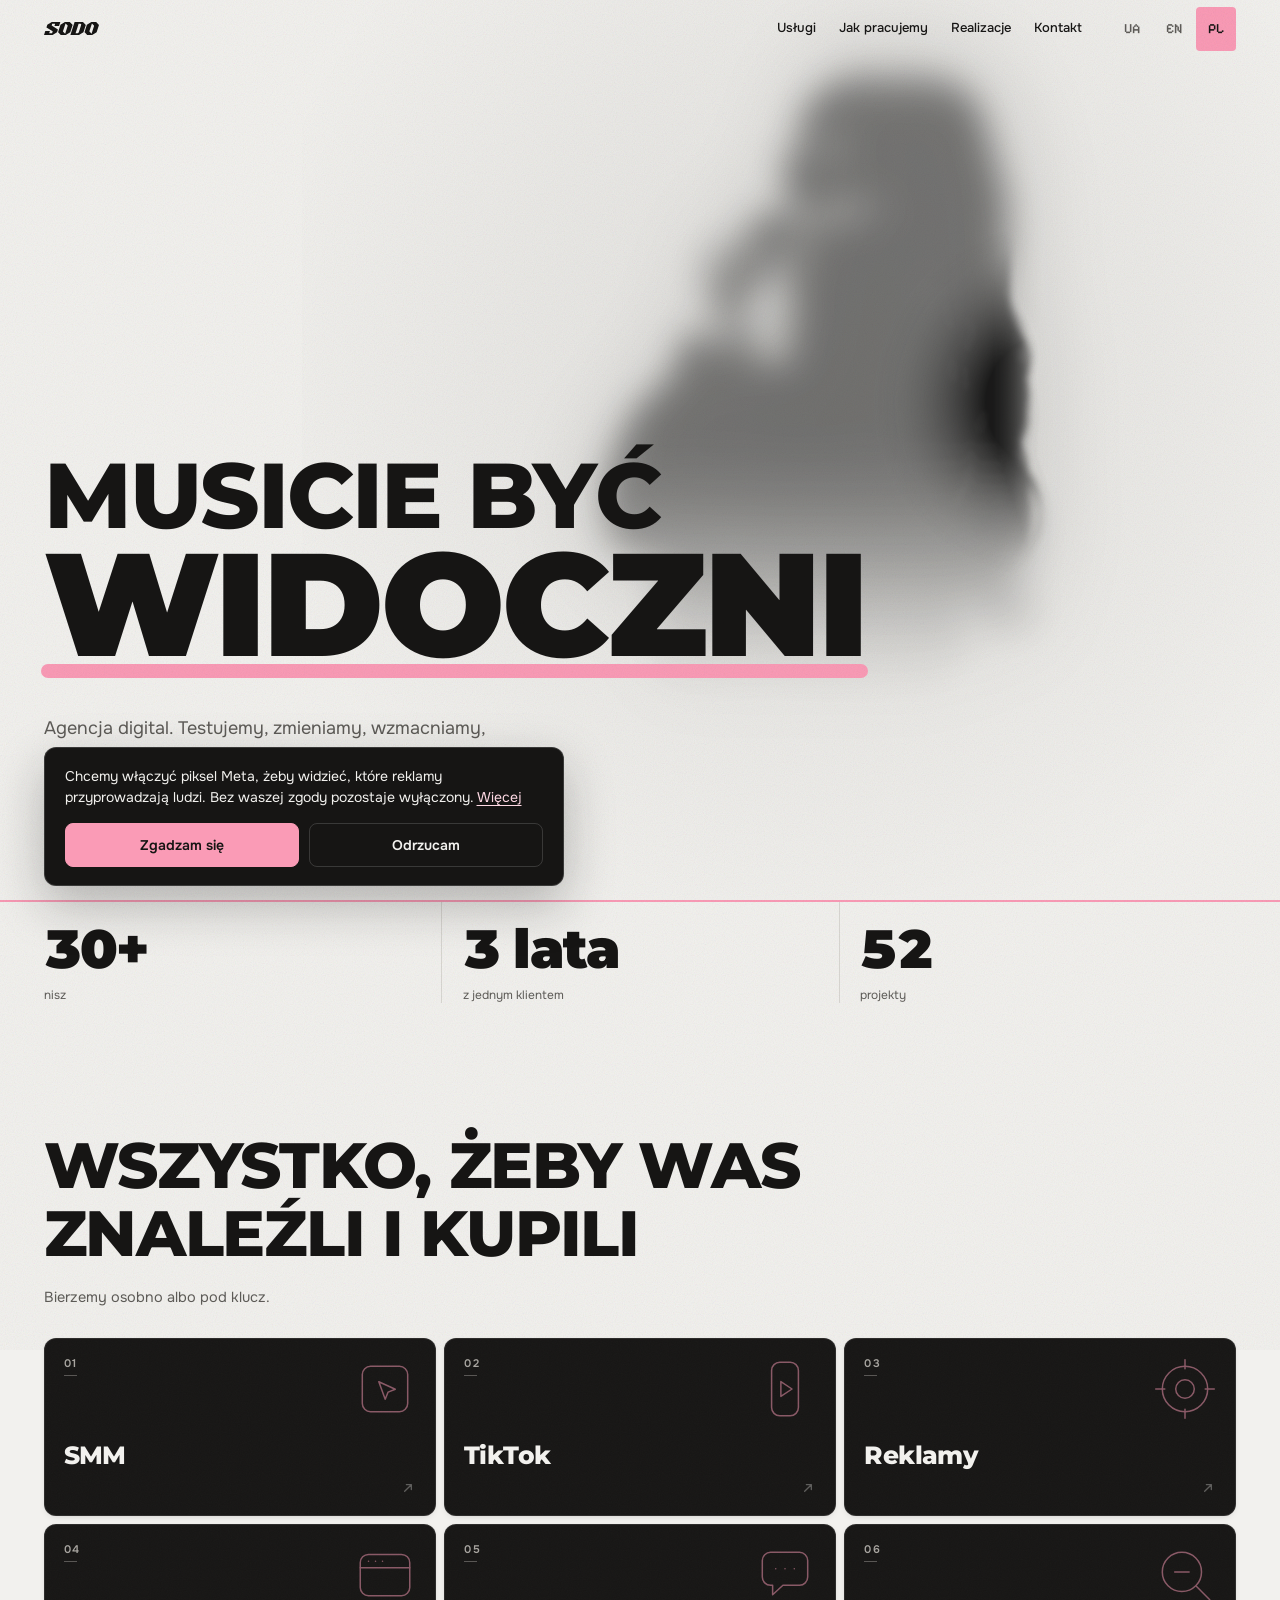
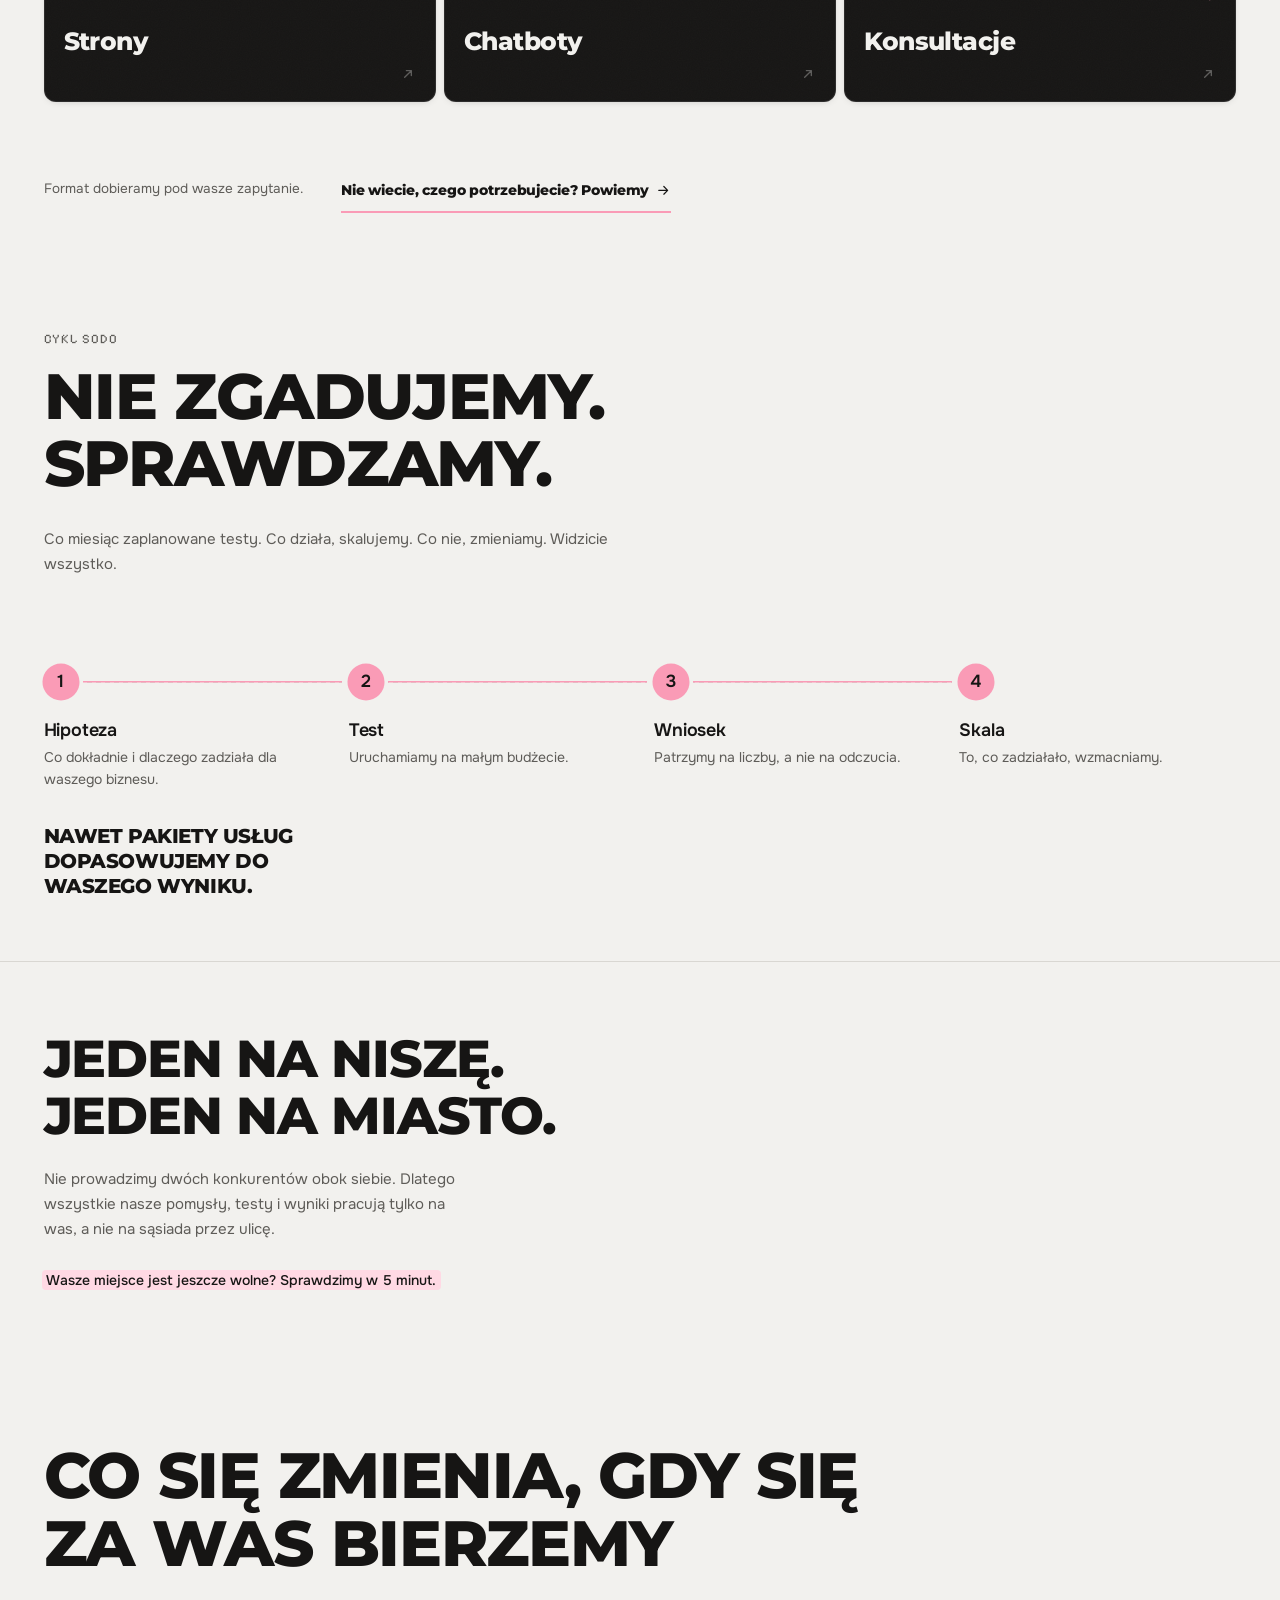
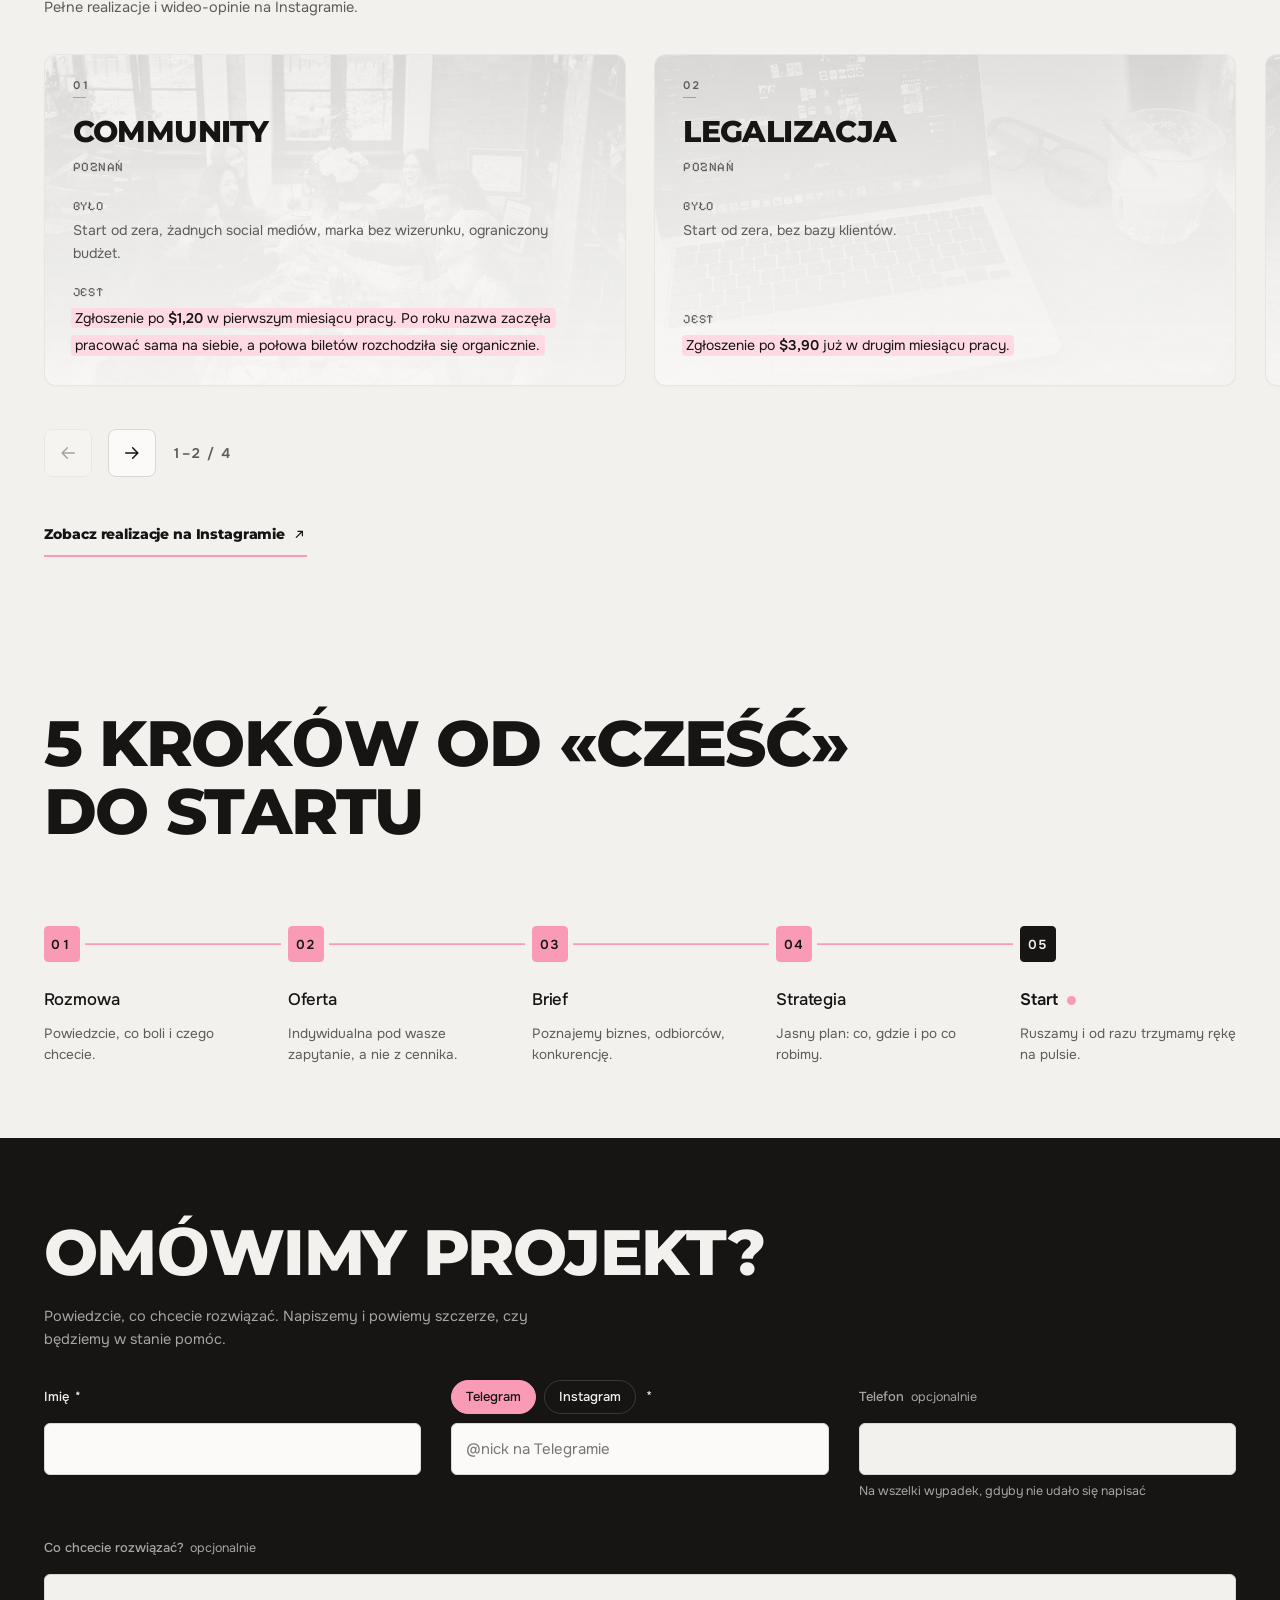
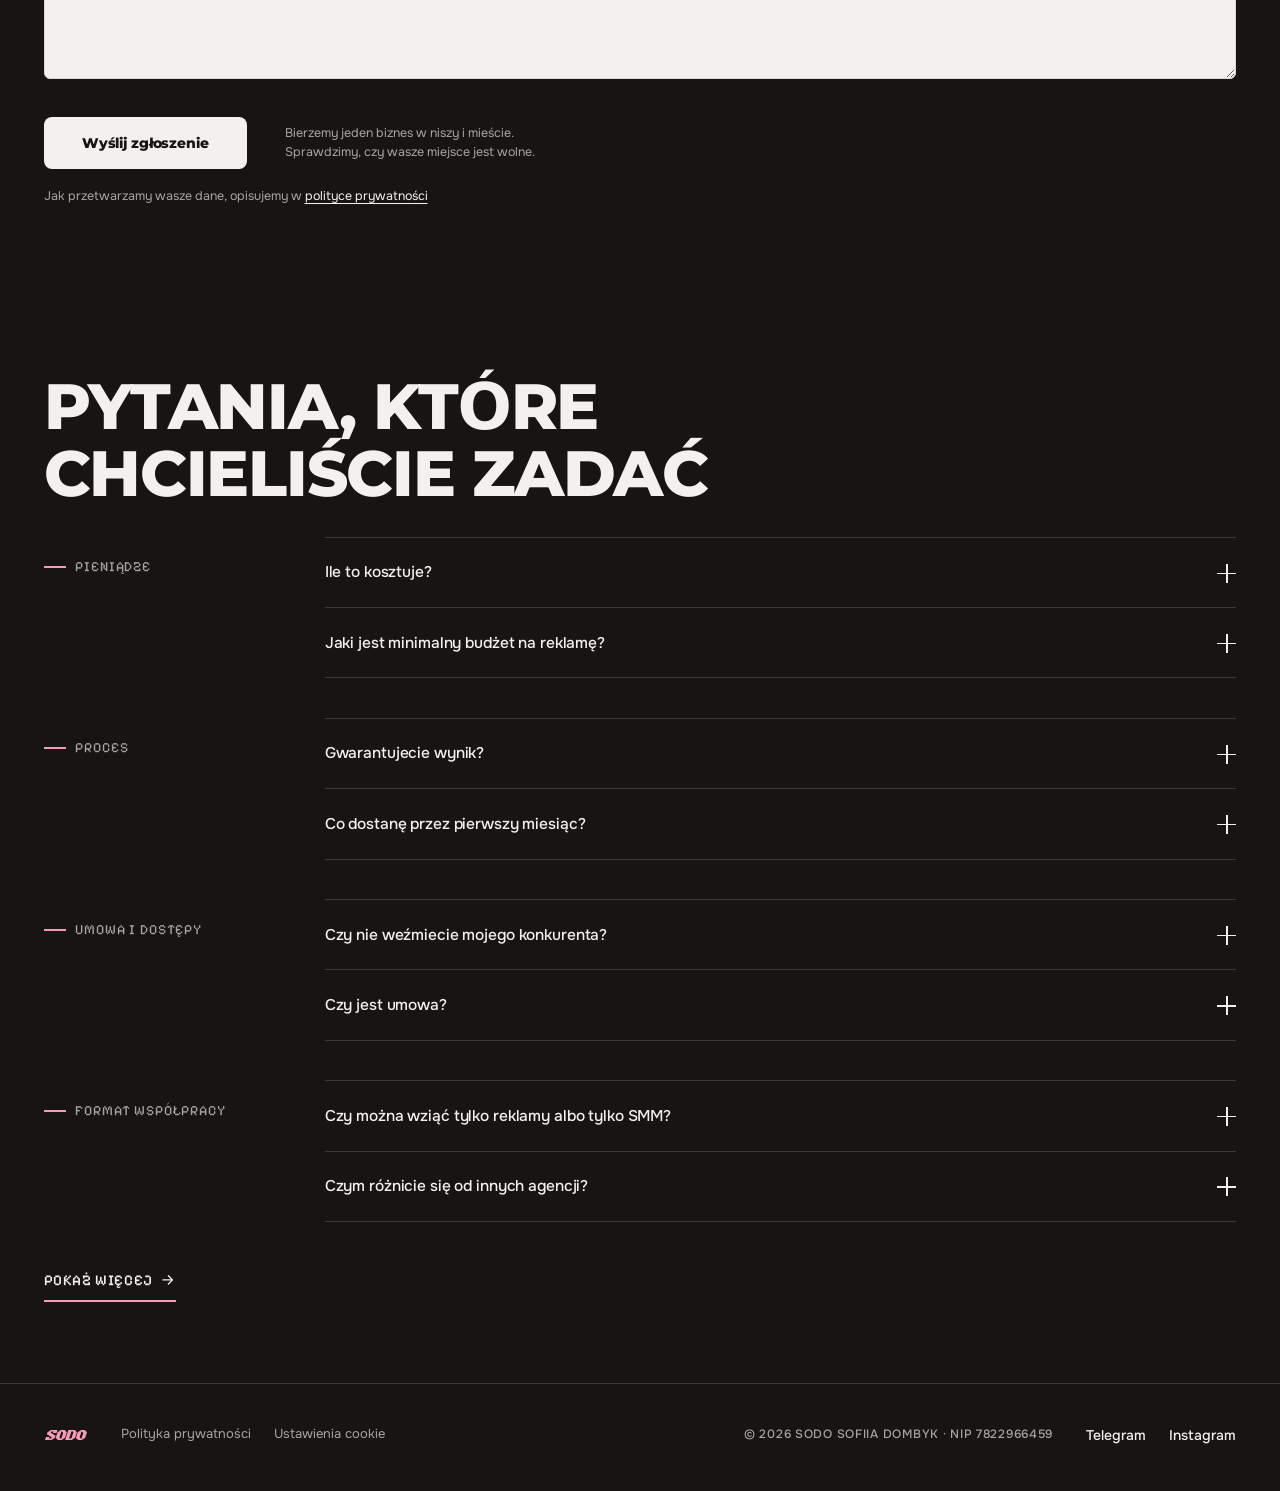
<file: pl/index.html>
<!doctype html>
<!-- Зібрано scripts/build-lang.mjs з index.html і lang/pl.json. Руками не правити. -->
<html lang="pl">
<head>
<meta charset="utf-8">
<meta name="viewport" content="width=device-width, initial-scale=1, viewport-fit=cover">
<title>SODO — agencja digital: SMM, reklamy, strony www</title>
<meta name="description" content="SODO — agencja digital. Testujemy, zmieniamy, wzmacniamy, dopóki reklama i treści nie zaczną przynosić pieniędzy. SMM, reklamy, strony, chatboty, konsultacje.">
<meta name="theme-color" content="#F2F1EE">

<meta property="og:type" content="website">
<meta property="og:locale" content="pl_PL">
<meta property="og:title" content="SODO — musicie być widoczni">
<meta property="og:description" content="Testujemy, zmieniamy, wzmacniamy, dopóki reklama i treści nie zaczną przynosić pieniędzy.">
<meta property="og:url" content="https://www.sodoagency.eu/pl/">
<meta property="og:image" content="https://www.sodoagency.eu/assets/images/og-image-pl.jpg?v=2">
<meta property="og:image:width" content="1200">
<meta property="og:image:height" content="630">
<meta property="og:image:alt" content="SODO — musicie być widoczni">
<meta name="twitter:card" content="summary_large_image">

<link rel="canonical" href="https://www.sodoagency.eu/pl/">
<link rel="alternate" hreflang="uk" href="https://www.sodoagency.eu/">
<link rel="alternate" hreflang="en" href="https://www.sodoagency.eu/en/">
<link rel="alternate" hreflang="pl" href="https://www.sodoagency.eu/pl/">
<link rel="alternate" hreflang="x-default" href="https://www.sodoagency.eu/">


<link rel="icon" href="/assets/icons/favicon.svg" type="image/svg+xml">
<link rel="apple-touch-icon" href="/assets/images/apple-touch-icon.png">

<link rel="preload" href="/assets/fonts/Montserrat-900-latin.woff2" as="font" type="font/woff2" crossorigin>
<link rel="preload" href="/assets/fonts/Montserrat-800-latin.woff2" as="font" type="font/woff2" crossorigin>
<link rel="preload" href="/assets/fonts/Onest-400-latin.woff2" as="font" type="font/woff2" crossorigin>
<link rel="preload" href="/assets/fonts/Pixelify-400.woff2" as="font" type="font/woff2" crossorigin>
<link rel="preload" as="image" href="/assets/figures/figure.webp">
<link rel="stylesheet" href="/assets/fonts/fonts.css?v=3">
<link rel="stylesheet" href="/css/style.css?v=20">

<noscript><style>
  .load{display:none}
  .rv{opacity:1!important;transform:none!important}
  .hero__w,.hero__foot{opacity:1!important;transform:none!important}
  .hero__mark{transform:scaleX(1)!important}
  .qa__a{display:block!important;height:auto!important}
  .road::after,.steps::after{clip-path:none!important}
  .road__s,.step{opacity:1!important}
  .road__n{background:var(--pink)!important;color:var(--ink)!important}
  .steps::after{transform:scaleY(1)!important}
  .step p{opacity:1!important;translate:0 0!important}
  .svc.is-on .fold__i{opacity:1!important;translate:0 0!important}
  /* Вибору немає, поки немає JS, тож показуємо всі послуги підряд. */
  .sw__box{height:auto!important;margin-top:30px!important}
  .svc{position:static!important;grid-area:auto!important;
       opacity:1!important;visibility:visible!important;translate:0 0!important;
       margin-bottom:12px}
  .svc .fold__i{opacity:1!important;translate:0 0!important}
  .sw__add,.sw__fine{display:block!important}
  .fig__sharp{-webkit-mask-image:none!important;mask-image:none!important}
</style></noscript>
<!-- Meta Pixel — тільки після згоди (RODO). До згоди window.fbq немає
     зовсім, а main.js кличе його через обгортку, що мовчить без пікселя.
     Вибір живе в localStorage 'sodo:consent': 'yes' | 'no'. Версію
     для <noscript> прибрано: без скрипта згоду не спитати. -->
<script>
window.sodoPixel = function () {
  if (window.fbq) return;
  !function(f,b,e,v,n,t,s)
  {if(f.fbq)return;n=f.fbq=function(){n.callMethod?
  n.callMethod.apply(n,arguments):n.queue.push(arguments)};
  if(!f._fbq)f._fbq=n;n.push=n;n.loaded=!0;n.version='2.0';
  n.queue=[];t=b.createElement(e);t.async=!0;
  t.src=v;s=b.getElementsByTagName(e)[0];
  s.parentNode.insertBefore(t,s)}(window, document,'script',
  'https://connect.facebook.net/en_US/fbevents.js');
  fbq.disablePushState = true; // якір #form це не новий перегляд
  fbq('init', '1090963936981555');
  fbq('track', 'PageView');
};
try { if (localStorage.getItem('sodo:consent') === 'yes') window.sodoPixel(); } catch (e) {}
</script>
</head>

<body class="is-loading">

<div class="grain" aria-hidden="true"></div>

<!-- ═══════════ ЗАВАНТАЖЕННЯ ═══════════ -->
<div class="load" id="load" aria-hidden="true">
  <p class="load__w" id="loadWord" data-i18n="load.word" lang="en">GET VISIBLE</p>
  <span class="load__bar" id="loadBar"></span>
</div>
<p class="vh" role="status" id="loadSr" data-i18n="load.sr">Ładowanie</p>

<a class="skip" href="#main" data-i18n="skip">Przejdź do treści</a>

<!-- ═══════════ ШАПКА ═══════════ -->
<header class="hd" id="hd">
  <a class="hd__brand" href="#top" aria-label="SODO — na początek" data-i18n-aria="aria.brand">
    <span class="mark" aria-hidden="true"></span>
  </a>

  <nav class="hd__nav" aria-label="Nawigacja główna" data-i18n-aria="aria.nav">
    <a href="#serv" data-i18n="menu.serv">Usługi</a>
    <a href="#how" data-i18n="menu.how">Jak pracujemy</a>
    <a href="#cases" data-i18n="menu.cases">Realizacje</a>
    <a href="#form" data-i18n="menu.form">Kontakt</a>
  </nav>

  <div class="hd__lang" id="lang" role="group" aria-label="Język strony" data-i18n-aria="aria.lang">
    <a class="hd__lang-b" aria-current="false" href="/" hreflang="uk" lang="uk" data-lang="uk">UA</a>
    <a class="hd__lang-b" href="/en/" hreflang="en" lang="en" data-lang="en">EN</a>
    <a class="hd__lang-b is-on" aria-current="true" href="/pl/" hreflang="pl" lang="pl" data-lang="pl">PL</a>
  </div>

  <button class="hd__menu" id="menuBtn" type="button" aria-expanded="false" aria-controls="menu">
    <span class="hd__menu-t" data-open="Menu" data-close="Zamknij"
      data-i18n-open="menu.open" data-i18n-close="menu.close">Menu</span>
    <span class="hd__menu-i" aria-hidden="true"><i></i><i></i></span>
  </button>
</header>

<!-- ═══════════ ПОВНОЕКРАННЕ МЕНЮ ═══════════ -->
<div class="mn" id="menu" hidden>
  <nav class="mn__nav" aria-label="Menu" data-i18n-aria="aria.menu">
    <a href="#serv"><i>01</i><span data-i18n="menu.serv">Usługi</span></a>
    <a href="#how"><i>02</i><span data-i18n="menu.how">Jak pracujemy</span></a>
    <a href="#cases"><i>03</i><span data-i18n="menu.cases">Realizacje</span></a>
    <a href="#form"><i>04</i><span data-i18n="menu.form">Kontakt</span></a>
  </nav>
  <div class="mn__foot">
    <p class="mn__lab" data-i18n="mn.direct">Napiszcie bezpośrednio</p>
    <p class="mn__links">
      <a href="https://t.me/sodoagency" target="_blank" rel="noopener">Telegram</a>
      <a href="https://www.instagram.com/sodo.agency/" target="_blank" rel="noopener">Instagram</a>
    </p>
  </div>
</div>

<main id="main">
<span id="top"></span>

<!-- ═══════════ 01 · ПЕРШИЙ ЕКРАН ═══════════ -->
<section class="hero" aria-labelledby="heroT">

  <div class="fig fig--hero" id="fig" aria-hidden="true">
    <span class="fig__halo"></span>
    <img class="fig__far"   src="/assets/figures/figure.webp" alt="" width="913" height="1207">
    <img class="fig__soft"  src="/assets/figures/figure.webp" alt="" width="913" height="1207">
    <img class="fig__sharp" src="/assets/figures/figure.webp" alt="" width="913" height="1207">
  </div>

  <h1 class="hero__t" id="heroT">
    <span class="hero__w hero__w--1" data-i18n="hero.w1">Musicie być</span>
    <span class="hero__w hero__w--2"><span class="hero__key"><!--
      --><span class="hero__word" data-i18n="hero.w2">widoczni</span><!--
      --><span class="hero__mark" aria-hidden="true"></span></span></span>
  </h1>

  <div class="hero__foot">
    <p class="hero__lead" id="heroLead" data-i18n="hero.lead">Agencja digital. Testujemy, zmieniamy, wzmacniamy, dopóki reklama i treści nie zaczną przynosić pieniędzy.</p>
    <a class="lead lead--hero" href="#form"><span data-i18n="hero.cta">Omówimy projekt</span><svg class="ico" viewBox="0 0 24 24" aria-hidden="true" focusable="false"><path d="M4.5 12h14M12.8 5.7 19 12l-6.2 6.3"/></svg></a>
  </div>
</section>


<!-- ═══════════ 02 · ЦИФРИ ═══════════ -->
<section class="stats" aria-label="Liczby doświadczenia" data-i18n-aria="aria.stats">
  <ul class="stats__l">
    <li class="stat">
      <b class="stat__n" data-i18n="one.n0" data-count>30+</b>
      <span class="stat__c" data-i18n="one.c0">nisz</span></li>
    <li class="stat">
      <b class="stat__n" data-i18n="one.n1" data-count>3 lata</b>
      <span class="stat__c" data-i18n="one.c1">z jednym klientem</span></li>
    <li class="stat">
      <b class="stat__n" data-i18n="one.n2" data-count>52</b>
      <span class="stat__c" data-i18n="one.c2">projekty</span></li>
  </ul>
</section>


<!-- ═══════════ 03 · ПОСЛУГИ ═══════════ -->
<section class="serv" id="serv" aria-labelledby="servT">
  <header class="sh">
    <h2 class="sh__t" data-i18n="serv.title" id="servT">Wszystko, żeby was znaleźli i kupili</h2>
    <p class="sh__i" data-i18n="serv.sub">Bierzemy osobno albo pod klucz.</p>
  </header>

  <div class="sw" id="sw">
    <ul class="sw__tabs" role="tablist" aria-label="Kierunki pracy" data-i18n-aria="aria.tabs">
      <li role="presentation"><button class="sw__tab" type="button"
        role="tab" id="tab0" aria-controls="svc0" aria-selected="false" tabindex="0">
        <i class="sw__i" aria-hidden="true">01</i>
        <svg class="sw__cue" viewBox="0 0 32 32" aria-hidden="true" focusable="false" vector-effect="non-scaling-stroke"><rect x="5" y="5" width="22" height="22" rx="4"/><path d="M13 12.5l8 3.6-3.5 1.4-1.4 3.5z"/></svg>
        <span class="sw__nm" data-i18n="serv.n0">SMM</span>
        <svg class="sw__go" viewBox="0 0 24 24" aria-hidden="true" focusable="false"><path d="M7 17 17 7M9.6 7H17v7.4"/></svg>
      </button></li>
      <li role="presentation"><button class="sw__tab" type="button"
        role="tab" id="tab1" aria-controls="svc1" aria-selected="false" tabindex="-1">
        <i class="sw__i" aria-hidden="true">02</i>
        <svg class="sw__cue" viewBox="0 0 32 32" aria-hidden="true" focusable="false" vector-effect="non-scaling-stroke"><rect x="9.5" y="3" width="13" height="26" rx="4"/><path d="M14 12.4l5.4 3.6-5.4 3.6z"/></svg>
        <span class="sw__nm" data-i18n="serv.n1">TikTok</span>
        <svg class="sw__go" viewBox="0 0 24 24" aria-hidden="true" focusable="false"><path d="M7 17 17 7M9.6 7H17v7.4"/></svg>
      </button></li>
      <li role="presentation"><button class="sw__tab" type="button"
        role="tab" id="tab2" aria-controls="svc2" aria-selected="false" tabindex="-1">
        <i class="sw__i" aria-hidden="true">03</i>
        <svg class="sw__cue" viewBox="0 0 32 32" aria-hidden="true" focusable="false" vector-effect="non-scaling-stroke"><circle cx="16" cy="16" r="11"/><circle cx="16" cy="16" r="4.5"/><path d="M16 1.8v4.4M16 25.8v4.4M1.8 16h4.4M25.8 16h4.4"/></svg>
        <span class="sw__nm" data-i18n="serv.n2">Reklamy</span>
        <svg class="sw__go" viewBox="0 0 24 24" aria-hidden="true" focusable="false"><path d="M7 17 17 7M9.6 7H17v7.4"/></svg>
      </button></li>
      <li role="presentation"><button class="sw__tab" type="button"
        role="tab" id="tab3" aria-controls="svc3" aria-selected="false" tabindex="-1">
        <i class="sw__i" aria-hidden="true">04</i>
        <svg class="sw__cue" viewBox="0 0 32 32" aria-hidden="true" focusable="false" vector-effect="non-scaling-stroke"><rect x="4" y="6" width="24" height="20" rx="4"/><path d="M4 12.5h24"/><path d="M8 9.3h.01M11.4 9.3h.01M14.8 9.3h.01"/></svg>
        <span class="sw__nm" data-i18n="serv.n3">Strony</span>
        <svg class="sw__go" viewBox="0 0 24 24" aria-hidden="true" focusable="false"><path d="M7 17 17 7M9.6 7H17v7.4"/></svg>
      </button></li>
      <li role="presentation"><button class="sw__tab" type="button"
        role="tab" id="tab4" aria-controls="svc4" aria-selected="false" tabindex="-1">
        <i class="sw__i" aria-hidden="true">05</i>
        <svg class="sw__cue" viewBox="0 0 32 32" aria-hidden="true" focusable="false" vector-effect="non-scaling-stroke"><path d="M5 9a4 4 0 0 1 4-4h14a4 4 0 0 1 4 4v8a4 4 0 0 1-4 4h-8l-5 4.6V21H9a4 4 0 0 1-4-4z"/><path d="M11.5 13h.01M16 13h.01M20.5 13h.01"/></svg>
        <span class="sw__nm" data-i18n="serv.n4">Chatboty</span>
        <svg class="sw__go" viewBox="0 0 24 24" aria-hidden="true" focusable="false"><path d="M7 17 17 7M9.6 7H17v7.4"/></svg>
      </button></li>
      <li role="presentation"><button class="sw__tab" type="button"
        role="tab" id="tab5" aria-controls="svc5" aria-selected="false" tabindex="-1">
        <i class="sw__i" aria-hidden="true">06</i>
        <svg class="sw__cue" viewBox="0 0 32 32" aria-hidden="true" focusable="false" vector-effect="non-scaling-stroke"><circle cx="14.5" cy="14.5" r="9.5"/><path d="M21.5 21.5 28 28"/><path d="M11 14.5h7"/></svg>
        <span class="sw__nm" data-i18n="serv.n5">Konsultacje</span>
        <svg class="sw__go" viewBox="0 0 24 24" aria-hidden="true" focusable="false"><path d="M7 17 17 7M9.6 7H17v7.4"/></svg>
      </button></li>
    </ul>

    <div class="sw__box" id="swBox">
      <article class="svc" id="svc0" role="tabpanel" aria-labelledby="tab0">
        <div class="svc__head">
          <h3 class="svc__n" data-i18n="serv.n0">SMM</h3>
          <p class="svc__pr" data-i18n="serv.pr0">Cena od $550</p>
        </div>
        <p class="svc__d" data-i18n="serv.d0">Treści, które zatrzymują scroll i sprzedają. Budujemy system, który pracuje na zgłoszenia.</p>
        <ul class="fold__list">
          <li class="fold__i"><i class="fold__n">[01]</i><b data-i18n="serv.t0_0">Strategia</b> <span data-i18n="serv.x0_0">— co i po co publikujemy, budujemy plan</span></li>
          <li class="fold__i"><i class="fold__n">[02]</i><b data-i18n="serv.t0_1">Treści</b> <span data-i18n="serv.x0_1">— montaż, scenariusze, design</span></li>
          <li class="fold__i"><i class="fold__n">[03]</i><b data-i18n="serv.t0_2">Publikacja</b> <span data-i18n="serv.x0_2">— my trzymamy rytm, a wy nie musicie o tym myśleć</span></li>
          <li class="fold__i"><i class="fold__n">[04]</i><b data-i18n="serv.t0_3">Pomysły</b> <span data-i18n="serv.x0_3">— takie, żeby zatrzymać scroll</span></li>
          <li class="fold__i"><i class="fold__n">[05]</i><b data-i18n="serv.t0_4">Analityka</b> <span data-i18n="serv.x0_4">— widzimy liczby, podejmujemy decyzje</span></li>
        </ul>
      </article>
      <article class="svc" id="svc1" role="tabpanel" aria-labelledby="tab1">
        <div class="svc__head">
          <h3 class="svc__n" data-i18n="serv.n1">TikTok</h3>
          <p class="svc__pr" data-i18n="serv.pr1">Cena od $500</p>
        </div>
        <ul class="fold__list">
          <li class="fold__i"><i class="fold__n">[01]</i><b data-i18n="serv.t1_0">Strategia</b> <span data-i18n="serv.x1_0">— co i po co publikujemy</span></li>
          <li class="fold__i"><i class="fold__n">[02]</i><b data-i18n="serv.t1_1">Treści</b> <span data-i18n="serv.x1_1">— zdjęcia i wideo pod klucz</span></li>
          <li class="fold__i"><i class="fold__n">[03]</i><b data-i18n="serv.t1_2">Rubryki</b> <span data-i18n="serv.x1_2">— szukamy działających połączeń</span></li>
          <li class="fold__i"><i class="fold__n">[04]</i><b data-i18n="serv.t1_3">Pomysły</b> <span data-i18n="serv.x1_3">— takie, żeby zatrzymać scroll</span></li>
          <li class="fold__i"><i class="fold__n">[05]</i><b data-i18n="serv.t1_4">Analityka</b> <span data-i18n="serv.x1_4">— widzimy liczby, podejmujemy decyzje</span></li>
        </ul>
      </article>
      <article class="svc" id="svc2" role="tabpanel" aria-labelledby="tab2">
        <div class="svc__head">
          <h3 class="svc__n" data-i18n="serv.n2">Reklamy</h3>
          <p class="svc__pr" data-i18n="serv.pr2">Cena od $350</p>
        </div>
        <p class="svc__d" data-i18n="serv.d2">Kręcimy reklamę, dopóki się nie zwróci. Nie zadziałała — zmieniamy. Zadziałała — wzmacniamy.</p>
        <ul class="fold__list">
          <li class="fold__i"><i class="fold__n">[01]</i><b data-i18n="serv.t2_0">Analiza</b> <span data-i18n="serv.x2_0">— rozkładamy waszą niszę na części</span></li>
          <li class="fold__i"><i class="fold__n">[02]</i><b data-i18n="serv.t2_1">Strategia reklamowa</b> <span data-i18n="serv.x2_1">— układamy hipotezy</span></li>
          <li class="fold__i"><i class="fold__n">[03]</i><b data-i18n="serv.t2_2">Kreacje</b> <span data-i18n="serv.x2_2">— realizacja banera reklamowego pod klucz</span></li>
          <li class="fold__i"><i class="fold__n">[04]</i><b data-i18n="serv.t2_3">Start</b> <span data-i18n="serv.x2_3">— testy i optymalizacja</span></li>
          <li class="fold__i"><i class="fold__n">[05]</i><b data-i18n="serv.t2_4">Analityka</b> <span data-i18n="serv.x2_4">— codzienny raport i podsumowanie miesiąca</span></li>
        </ul>
      </article>
      <article class="svc" id="svc3" role="tabpanel" aria-labelledby="tab3">
        <div class="svc__head">
          <h3 class="svc__n" data-i18n="serv.n3">Strony</h3>
          <p class="svc__pr" data-i18n="serv.pr3">Cena od $350</p>
        </div>
        <p class="svc__d" data-i18n="serv.d3">Ładne i wygodne, a przede wszystkim zbierają zgłoszenia. Od pierwszego ekranu do przycisku «Kup».</p>
        <ul class="fold__list">
          <li class="fold__i"><i class="fold__n">[01]</i><b data-i18n="serv.t3_0">Pomysł</b> <span data-i18n="serv.x3_0">— tam, gdzie chce się wejść</span></li>
          <li class="fold__i"><i class="fold__n">[02]</i><b data-i18n="serv.t3_1">Struktura</b> <span data-i18n="serv.x3_1">— klient rozumie, co zamówić i jak</span></li>
          <li class="fold__i"><i class="fold__n">[03]</i><b data-i18n="serv.t3_2">Start</b> <span data-i18n="serv.x3_2">— dostajecie gotową stronę</span></li>
        </ul>
      </article>
      <article class="svc svc--plain" id="svc4" role="tabpanel" aria-labelledby="tab4">
        <div class="svc__head">
          <h3 class="svc__n" data-i18n="serv.n4">Chatboty</h3>
          <p class="svc__pr" data-i18n="serv.pr4">Na zapytanie</p>
        </div>
        <p class="svc__d" data-i18n="serv.d4">Odpowiadają klientom, kiedy wy śpicie, i nie gubią żadnego zgłoszenia.</p>
      </article>
      <article class="svc svc--plain" id="svc5" role="tabpanel" aria-labelledby="tab5">
        <div class="svc__head">
          <h3 class="svc__n" data-i18n="serv.n5">Konsultacje</h3>
          <p class="svc__pr" data-i18n="serv.pr5">Na zapytanie</p>
        </div>
        <p class="svc__d" data-i18n="serv.d5">Spojrzenie z boku na wasz marketing: co działa, co przepala budżet, co robić dalej.</p>
      </article>
    </div>

    <p class="sw__add" data-i18n="serv.add">Dodatkowo: zdjęcia i wideo pod klucz — na zapytanie</p>
    <p class="sw__fine" data-i18n="serv.fine">Ceny od. Ostateczny koszt po briefie. Pakiet dopasowujemy do waszego budżetu i niszy</p>

    <div class="sw__foot">
      <p class="sw__note" data-i18n="serv.note">Format dobieramy pod wasze zapytanie.</p>
      <a class="lead" href="#form"><span data-i18n="serv.cta">Nie wiecie, czego potrzebujecie? Powiemy</span><svg class="ico" viewBox="0 0 24 24" aria-hidden="true" focusable="false"><path d="M4.5 12h14M12.8 5.7 19 12l-6.2 6.3"/></svg></a>
    </div>
  </div>
</section>


<!-- ═══════════ 04 · ЦИКЛ SODO ═══════════ -->
<section class="cycle" id="cycle" aria-labelledby="cycleT">
  <header class="sh">
    <p class="lab" data-i18n="cycle.lab">Cykl SODO</p>
    <h2 class="sh__t" data-i18n="cycle.title" id="cycleT">Nie zgadujemy. Sprawdzamy.</h2>
  </header>

  <p class="cycle__p" data-i18n="cycle.text">Co miesiąc zaplanowane testy. Co działa, skalujemy. Co nie, zmieniamy. Widzicie wszystko.</p>

  <ol class="road" id="road">
      <li class="road__s"><i class="road__n">1</i>
        <div class="road__b">
          <h3 data-i18n="cycle.h0">Hipoteza</h3>
          <p data-i18n="cycle.p0">Co dokładnie i dlaczego zadziała dla waszego biznesu.</p>
        </div></li>
      <li class="road__s"><i class="road__n">2</i>
        <div class="road__b">
          <h3 data-i18n="cycle.h1">Test</h3>
          <p data-i18n="cycle.p1">Uruchamiamy na małym budżecie.</p>
        </div></li>
      <li class="road__s"><i class="road__n">3</i>
        <div class="road__b">
          <h3 data-i18n="cycle.h2">Wniosek</h3>
          <p data-i18n="cycle.p2">Patrzymy na liczby, a nie na odczucia.</p>
        </div></li>
      <li class="road__s"><i class="road__n">4</i>
        <div class="road__b">
          <h3 data-i18n="cycle.h3">Skala</h3>
          <p data-i18n="cycle.p3">To, co zadziałało, wzmacniamy.</p>
        </div></li>
  </ol>

  <p class="cycle__a" data-i18n="cycle.accent">Nawet pakiety usług dopasowujemy do waszego wyniku.</p>
</section>


<!-- ═══════════ 05 · ОДИН НА НІШУ ═══════════ -->
<section class="one" aria-labelledby="oneT">
  <div class="one__say">
    <h2 class="one__t" data-i18n="one.title" id="oneT">Jeden na niszę. Jeden na miasto.</h2>
    <p class="one__p" data-i18n="one.text">Nie prowadzimy dwóch konkurentów obok siebie. Dlatego wszystkie nasze pomysły, testy i wyniki pracują tylko na was, a nie na sąsiada przez ulicę.</p>
    <p class="one__s"><span class="hl" data-i18n="one.small">Wasze miejsce jest jeszcze wolne? Sprawdzimy w 5 minut.</span></p>
  </div>
</section>


<!-- ═══════════ 06 · КЕЙСИ ═══════════ -->
<section class="cases" id="cases" aria-labelledby="casesT">
  <header class="sh">
    <h2 class="sh__t" data-i18n="cases.title" id="casesT">Co się zmienia, gdy się za was bierzemy</h2>
    <p class="sh__i" data-i18n="cases.sub">Pełne realizacje i wideo-opinie na Instagramie.</p>
  </header>

  <div class="gal rv" id="gal">
    <ol class="gal__track" id="galTrack">
      <li class="case">
        <div class="case__card">
          <img class="case__bg case__bg--community" src="/assets/cases/community.webp" alt="" loading="lazy" decoding="async" width="719" height="1280">
          <i class="case__no" aria-hidden="true">01</i>
          <h3 class="case__n" data-i18n="case.n0">Community</h3>
          <p class="case__c" data-i18n="case.c0">Poznań</p>
          <div class="case__row">
            <span class="case__k" data-i18n="case.was">Było</span>
            <p class="case__v" data-i18n="case.b0">Start od zera, żadnych social mediów, marka bez wizerunku, ograniczony budżet.</p>
          </div>
          <div class="case__row case__row--res">
            <span class="case__k" data-i18n="case.now">Jest</span>
            <p class="case__v"><span class="hl" data-i18n="case.r0">Zgłoszenie po <b>$1,20</b> w pierwszym miesiącu pracy. Po roku nazwa zaczęła pracować sama na siebie, a połowa biletów rozchodziła się organicznie.</span></p>
          </div>
        </div>
      </li>
      <li class="case">
        <div class="case__card">
          <img class="case__bg case__bg--legal" src="/assets/cases/legal.webp" alt="" loading="lazy" decoding="async" width="900" height="1171">
          <i class="case__no" aria-hidden="true">02</i>
          <h3 class="case__n" data-i18n="case.n1">Legalizacja</h3>
          <p class="case__c" data-i18n="case.c1">Poznań</p>
          <div class="case__row">
            <span class="case__k" data-i18n="case.was">Było</span>
            <p class="case__v" data-i18n="case.b1">Start od zera, bez bazy klientów.</p>
          </div>
          <div class="case__row case__row--res">
            <span class="case__k" data-i18n="case.now">Jest</span>
            <p class="case__v"><span class="hl" data-i18n="case.r1">Zgłoszenie po <b>$3,90</b> już w drugim miesiącu pracy.</span></p>
          </div>
        </div>
      </li>
      <li class="case">
        <div class="case__card">
          <img class="case__bg case__bg--jobs" src="/assets/cases/jobs.webp" alt="" loading="lazy" decoding="async" width="900" height="1038">
          <i class="case__no" aria-hidden="true">03</i>
          <h3 class="case__n" data-i18n="case.n2">Zatrudnienie</h3>
          <p class="case__c" data-i18n="case.c2">Niemcy</p>
          <div class="case__row">
            <span class="case__k" data-i18n="case.was">Było</span>
            <p class="case__v" data-i18n="case.b2">Słabe jakościowo zgłoszenia i blokada konta reklamowego.</p>
          </div>
          <div class="case__row case__row--res">
            <span class="case__k" data-i18n="case.now">Jest</span>
            <p class="case__v"><span class="hl" data-i18n="case.r2">Stabilnie działające konto i zgłoszenie po <b>€3</b>.</span></p>
          </div>
        </div>
      </li>
      <li class="case">
        <div class="case__card">
          <img class="case__bg case__bg--beauty" src="/assets/cases/beauty.webp" alt="" loading="lazy" decoding="async" width="900" height="1015">
          <i class="case__no" aria-hidden="true">04</i>
          <h3 class="case__n" data-i18n="case.n3">Studio urody</h3>
          <p class="case__c" data-i18n="case.c3">Poznań</p>
          <div class="case__row">
            <span class="case__k" data-i18n="case.was">Było</span>
            <p class="case__v" data-i18n="case.b3">Żadnych social mediów, marka bez wizerunku.</p>
          </div>
          <div class="case__row case__row--res">
            <span class="case__k" data-i18n="case.now">Jest</span>
            <p class="case__v"><span class="hl" data-i18n="case.r3">O studiu wiedzą wszyscy, a odważne pomysły rozpoznaje się od pierwszego spojrzenia.</span></p>
          </div>
        </div>
      </li>
    </ol>

    <div class="gal__bar">
      <button class="gal__b" type="button" id="galPrev" data-d="-1"
        aria-label="Poprzednia realizacja" aria-controls="galTrack" data-i18n-aria="gal.prev">
        <svg viewBox="0 0 24 24" aria-hidden="true" focusable="false"><path d="M19.5 12h-14M11.2 5.7 5 12l6.2 6.3"/></svg></button>
      <button class="gal__b" type="button" id="galNext" data-d="1"
        aria-label="Następna realizacja" aria-controls="galTrack" data-i18n-aria="gal.next">
        <svg viewBox="0 0 24 24" aria-hidden="true" focusable="false"><path d="M4.5 12h14M12.8 5.7 19 12l-6.2 6.3"/></svg></button>
      <p class="gal__c"><span id="galN">1</span> / <span id="galT">4</span></p>
    </div>
  </div>

  <a class="lead" href="https://www.instagram.com/sodo.agency/" target="_blank" rel="noopener"
     ><span data-i18n="cases.cta">Zobacz realizacje na Instagramie</span><svg class="ico" viewBox="0 0 24 24" aria-hidden="true" focusable="false"><path d="M7 17 17 7M9.6 7H17v7.4"/></svg></a>
</section>


<!-- ═══════════ 07 · ЯК ПРАЦЮЄМО ═══════════ -->
<section class="how" id="how" aria-labelledby="howT">
  <header class="sh">
    <h2 class="sh__t" data-i18n="how.title" id="howT">5 kroków od «cześć» do startu</h2>
  </header>
  <ol class="steps" id="steps">
    <li class="step"><i class="step__n">01</i>
      <h3 data-i18n="how.h0">Rozmowa</h3>
      <p data-i18n="how.p0">Powiedzcie, co boli i czego chcecie.</p></li>
    <li class="step"><i class="step__n">02</i>
      <h3 data-i18n="how.h1">Oferta</h3>
      <p data-i18n="how.p1">Indywidualna pod wasze zapytanie, a nie z cennika.</p></li>
    <li class="step"><i class="step__n">03</i>
      <h3 data-i18n="how.h2">Brief</h3>
      <p data-i18n="how.p2">Poznajemy biznes, odbiorców, konkurencję.</p></li>
    <li class="step"><i class="step__n">04</i>
      <h3 data-i18n="how.h3">Strategia</h3>
      <p data-i18n="how.p3">Jasny plan: co, gdzie i po co robimy.</p></li>
    <li class="step step--last"><i class="step__n">05</i>
      <h3><span data-i18n="how.h4">Start</span><i class="step__dot" aria-hidden="true"></i></h3>
      <p data-i18n="how.p4">Ruszamy i od razu trzymamy rękę na pulsie.</p></li>
  </ol>
</section>


<!-- ═══════════ 08 · ФОРМА ═══════════ -->
<section class="form" id="form" aria-labelledby="formT">
  <header class="sh">
    <h2 class="sh__t" data-i18n="form.title" id="formT">Omówimy projekt?</h2>
    <p class="sh__i" data-i18n="form.sub">Powiedzcie, co chcecie rozwiązać. Napiszemy i powiemy szczerze, czy będziemy w stanie pomóc.</p>
  </header>

  <form class="fm" id="fm" novalidate>
    <div class="fm__grid">
      <p class="fld">
        <label for="f_name"><span data-i18n="form.name">Imię</span> <span class="fld__req" aria-hidden="true">*</span></label>
        <input id="f_name" name="name" type="text" autocomplete="name" required aria-describedby="e_name">
        <span class="fld__e" id="e_name" hidden></span>
      </p>
      <!-- Де писати, людина обирає сама. Нік — єдиний обовʼязковий
           контакт; телефон запасний, на випадок закритих повідомлень. -->
      <div class="fld fld--via">
        <fieldset class="via">
          <legend class="vh" data-i18n="form.tg">Telegram lub Instagram</legend>
          <label class="via__o"><input type="radio" name="via" value="telegram" checked><span>Telegram</span></label>
          <label class="via__o"><input type="radio" name="via" value="instagram"><span>Instagram</span></label>
          <span class="fld__req" aria-hidden="true">*</span>
        </fieldset>
        <label class="vh" for="f_tg" data-i18n="form.nick">Wasz nick</label>
        <input id="f_tg" name="contact" type="text" placeholder="@nick" data-i18n-ph="form.ph" autocomplete="username"
          autocapitalize="none" spellcheck="false"
          required data-check="contact" aria-describedby="e_tg">
        <span class="fld__e" id="e_tg" hidden></span>
      </div>
      <p class="fld fld--opt">
        <label for="f_tel"><span data-i18n="form.tel">Telefon</span> <span class="fld__opt" data-i18n="form.opt">opcjonalnie</span></label>
        <input id="f_tel" name="phone" type="tel" inputmode="tel" autocomplete="tel"
          data-check="phone" aria-describedby="h_tel e_tel">
        <span class="fld__h" id="h_tel" data-i18n="form.telhint">Na wszelki wypadek, gdyby nie udało się napisać</span>
        <span class="fld__e" id="e_tel" hidden></span>
      </p>
      <p class="fld fld--opt">
        <label for="f_task"><span data-i18n="form.task">Co chcecie rozwiązać?</span> <span class="fld__opt" data-i18n="form.opt">opcjonalnie</span></label>
        <textarea id="f_task" name="task" rows="3"></textarea>
      </p>
    </div>

    <div class="fm__hp" aria-hidden="true">
      <label for="f_company" data-i18n="form.trap">Nie wypełniajcie tego pola</label>
      <input id="f_company" name="company" type="text" tabindex="-1" autocomplete="off">
    </div>

    <div class="fm__foot">
      <button class="btn" type="submit" data-i18n="form.cta">Wyślij zgłoszenie</button>
      <p class="fm__u" data-i18n="form.under">Bierzemy jeden biznes w niszy i mieście. Sprawdzimy, czy wasze miejsce jest wolne.</p>
    </div>

    <p class="fm__pv"><span data-i18n="form.pv">Jak przetwarzamy wasze dane, opisujemy w</span> <a href="/pl/privacy/" data-i18n="form.pvl">polityce prywatności</a></p>
    <p class="fm__err" id="fmErr" role="alert" hidden></p>
  </form>

  <div class="fm__ok" id="fmOk" role="status" hidden>
    <p><span data-i18n="form.done">Dziękujemy! Wkrótce się odezwiemy. A tymczasem zajrzyjcie na nasz Instagram</span>
      <a href="https://www.instagram.com/sodo.agency/" target="_blank" rel="noopener">@sodo.agency<svg class="ico" viewBox="0 0 24 24" aria-hidden="true" focusable="false"><path d="M7 17 17 7M9.6 7H17v7.4"/></svg></a></p>
  </div>
</section>


<!-- ═══════════ 09 · ПИТАННЯ Й ВІДПОВІДІ ═══════════ -->
<section class="faq" id="faq" aria-labelledby="faqT">
  <header class="sh">
    <h2 class="sh__t" data-i18n="faq.title" id="faqT">Pytania, które chcieliście zadać</h2>
  </header>

  <div class="qa__all" id="qaList">
    <div class="qa__g">
      <h3 class="qa__gt" data-i18n="faq.g0">Pieniądze</h3>
      <ul class="qa__list">
      <li class="qa">
        <button class="qa__q" type="button" aria-expanded="false" aria-controls="qa0"
          id="qb0" data-i18n="faq.q0">Ile to kosztuje?</button>
        <div class="qa__a" id="qa0" role="region" aria-labelledby="qb0" hidden>
          <p data-i18n="faq.a0">W sekcji usług podane są ceny «od»: Instagram od $550, TikTok od $500, reklamy i strony od $350, chatboty i konsultacje na zapytanie. Ostateczną kwotę podajemy po briefie: zależy od zakresu i niszy. Jeśli pełny pakiet jest poza waszym zasięgiem, dobierzemy format, który będzie pasował. Finalną kwotę podajemy raz i bez ukrytych opłat.</p>
        </div>
      </li>
      <li class="qa">
        <button class="qa__q" type="button" aria-expanded="false" aria-controls="qa1"
          id="qb1" data-i18n="faq.q1">Jaki jest minimalny budżet na reklamę?</button>
        <div class="qa__a" id="qa1" role="region" aria-labelledby="qb1" hidden>
          <p data-i18n="faq.a1">Rekomendujemy od $10 dziennie. Ile potrzeba właśnie wam, policzymy razem po zgłoszeniu. Budżet reklamowy płacicie osobno od naszych usług, bezpośrednio na konto reklamowe.</p>
        </div>
      </li>
      <li class="qa qa--more">
        <button class="qa__q" type="button" aria-expanded="false" aria-controls="qa2"
          id="qb2" data-i18n="faq.q2">Czy bywają ukryte opłaty?</button>
        <div class="qa__a" id="qa2" role="region" aria-labelledby="qb2" hidden>
          <p data-i18n="faq.a2">Nie. Finalną kwotę podajemy od razu.</p>
        </div>
      </li>
      </ul>
    </div>
    <div class="qa__g">
      <h3 class="qa__gt" data-i18n="faq.g1">Proces</h3>
      <ul class="qa__list">
      <li class="qa">
        <button class="qa__q" type="button" aria-expanded="false" aria-controls="qa3"
          id="qb3" data-i18n="faq.q3">Gwarantujecie wynik?</button>
        <div class="qa__a" id="qa3" role="region" aria-labelledby="qb3" hidden>
          <p data-i18n="faq.a3">Nie, i powiemy dlaczego. Marketing przyprowadza do was ludzi, którzy się zainteresowali. Ale kupują już u was: wiele zależy od sprzedaży, obsługi, ceny i produktu. Kto gwarantuje wynik, ten albo nie rozumie, jak to działa, albo sprzedaje bajkę. Gwarantujemy to, co zależy od nas: testy, szybkie zmiany, przejrzyste liczby. Jeśli coś nie działa, pierwsi powiemy dlaczego, nawet gdy problem nie leży w reklamie.</p>
        </div>
      </li>
      <li class="qa">
        <button class="qa__q" type="button" aria-expanded="false" aria-controls="qa4"
          id="qb4" data-i18n="faq.q4">Co dostanę przez pierwszy miesiąc?</button>
        <div class="qa__a" id="qa4" role="region" aria-labelledby="qb4" hidden>
          <p data-i18n="faq.a4">Zależy od pakietu, który wybierzecie. Zmiany wizualne widać już po pierwszym miesiącu. Na rozmowie powiemy, czego spodziewać się właśnie wam.</p>
        </div>
      </li>
      <li class="qa qa--more">
        <button class="qa__q" type="button" aria-expanded="false" aria-controls="qa5"
          id="qb5" data-i18n="faq.q5">Jak zrozumiem, że to działa?</button>
        <div class="qa__a" id="qa5" role="region" aria-labelledby="qb5" hidden>
          <p data-i18n="faq.a5">Raporty wysyłamy codziennie albo co miesiąc, zależnie od usługi. Przy reklamach codzienne raporty są obowiązkowe.</p>
        </div>
      </li>
      <li class="qa qa--more">
        <button class="qa__q" type="button" aria-expanded="false" aria-controls="qa6"
          id="qb6" data-i18n="faq.q6">Czy mogę zatwierdzać treści?</button>
        <div class="qa__a" id="qa6" role="region" aria-labelledby="qb6" hidden>
          <p data-i18n="faq.a6">Oczywiście. Uwzględniamy wasze uwagi, a jeśli zrobiliśmy inaczej, tłumaczymy dlaczego.</p>
        </div>
      </li>
      <li class="qa qa--more">
        <button class="qa__q" type="button" aria-expanded="false" aria-controls="qa7"
          id="qb7" data-i18n="faq.q7">Czego potrzebujecie ode mnie na starcie?</button>
        <div class="qa__a" id="qa7" role="region" aria-labelledby="qb7" hidden>
          <p data-i18n="faq.a7">Odpowiedzi na nasze pytania, żebyśmy szybko i skutecznie weszli w projekt, a wy poświęcili minimum czasu.</p>
        </div>
      </li>
      </ul>
    </div>
    <div class="qa__g">
      <h3 class="qa__gt" data-i18n="faq.g2">Umowa i dostępy</h3>
      <ul class="qa__list">
      <li class="qa">
        <button class="qa__q" type="button" aria-expanded="false" aria-controls="qa8"
          id="qb8" data-i18n="faq.q8">Czy nie weźmiecie mojego konkurenta?</button>
        <div class="qa__a" id="qa8" role="region" aria-labelledby="qb8" hidden>
          <p data-i18n="faq.a8">Nie. To zapisane w umowie. Nie prowadzimy dwóch biznesów z tej samej niszy w jednym mieście.</p>
        </div>
      </li>
      <li class="qa">
        <button class="qa__q" type="button" aria-expanded="false" aria-controls="qa9"
          id="qb9" data-i18n="faq.q9">Czy jest umowa?</button>
        <div class="qa__a" id="qa9" role="region" aria-labelledby="qb9" hidden>
          <p data-i18n="faq.a9">Tak. Minimalny okres współpracy: 1 miesiąc.</p>
        </div>
      </li>
      <li class="qa qa--more">
        <button class="qa__q" type="button" aria-expanded="false" aria-controls="qa10"
          id="qb10" data-i18n="faq.q10">Do kogo należą konta, kampanie i treści?</button>
        <div class="qa__a" id="qa10" role="region" aria-labelledby="qb10" hidden>
          <p data-i18n="faq.a10">Do was. Prawa autorskie przechodzą na was, a treści i kampanie zostają z wami, nawet jeśli przestaniemy pracować razem.</p>
        </div>
      </li>
      <li class="qa qa--more">
        <button class="qa__q" type="button" aria-expanded="false" aria-controls="qa11"
          id="qb11" data-i18n="faq.q11">Jak zakończyć współpracę?</button>
        <div class="qa__a" id="qa11" role="region" aria-labelledby="qb11" hidden>
          <p data-i18n="faq.a11">Dajcie nam znać na 14 dni wcześniej. Dostaniecie wszystko, co powstało w czasie współpracy.</p>
        </div>
      </li>
      </ul>
    </div>
    <div class="qa__g">
      <h3 class="qa__gt" data-i18n="faq.g3">Format współpracy</h3>
      <ul class="qa__list">
      <li class="qa">
        <button class="qa__q" type="button" aria-expanded="false" aria-controls="qa12"
          id="qb12" data-i18n="faq.q12">Czy można wziąć tylko reklamy albo tylko SMM?</button>
        <div class="qa__a" id="qa12" role="region" aria-labelledby="qb12" hidden>
          <p data-i18n="faq.a12">Tak. Można osobno, można wszystko pod klucz.</p>
        </div>
      </li>
      <li class="qa">
        <button class="qa__q" type="button" aria-expanded="false" aria-controls="qa13"
          id="qb13" data-i18n="faq.q13">Czym różnicie się od innych agencji?</button>
        <div class="qa__a" id="qa13" role="region" aria-labelledby="qb13" hidden>
          <p data-i18n="faq.a13">Mamy specjalistów w swoich dziedzinach. I jesteśmy elastyczni: spróbowaliśmy, nie zadziałało, zmieniliśmy, wzmocniliśmy. Nawet pakiety usług dopasowujemy do waszego wyniku.</p>
        </div>
      </li>
      <li class="qa qa--more">
        <button class="qa__q" type="button" aria-expanded="false" aria-controls="qa14"
          id="qb14" data-i18n="faq.q14">Kto będzie pracował z moim projektem?</button>
        <div class="qa__a" id="qa14" role="region" aria-labelledby="qb14" hidden>
          <p data-i18n="faq.a14">Specjalista, który odpowiada za waszą strefę: SMM, reklamy, strona czy chatbot.</p>
        </div>
      </li>
      <li class="qa qa--more">
        <button class="qa__q" type="button" aria-expanded="false" aria-controls="qa15"
          id="qb15" data-i18n="faq.q15">Jak często będziemy w kontakcie?</button>
        <div class="qa__a" id="qa15" role="region" aria-labelledby="qb15" hidden>
          <p data-i18n="faq.a15">Pracujemy od poniedziałku do piątku, od 10:00 do 18:00. Ale nie damy rady nie odpowiedzieć na mema w sobotę wieczorem 😄</p>
        </div>
      </li>
      <li class="qa qa--more">
        <button class="qa__q" type="button" aria-expanded="false" aria-controls="qa16"
          id="qb16" data-i18n="faq.q16">Ile czasu to zabiera mnie?</button>
        <div class="qa__a" id="qa16" role="region" aria-labelledby="qb16" hidden>
          <p data-i18n="faq.a16">Niewiele. Bierzemy na siebie wszystko, od pomysłu do startu. Wy musicie odpowiedzieć na nasze pytania, zatwierdzić treści i decyzje reklamowe. Resztę robimy my.</p>
        </div>
      </li>
      <li class="qa qa--more">
        <button class="qa__q" type="button" aria-expanded="false" aria-controls="qa17"
          id="qb17" data-i18n="faq.q17">Z jakimi niszami nie pracujecie?</button>
        <div class="qa__a" id="qa17" role="region" aria-labelledby="qb17" hidden>
          <p data-i18n="faq.a17">Nie bierzemy projektów z obietnicami «szybkich pieniędzy», szarymi schematami ani produktów, które nie przechodzą moderacji kont reklamowych. I nie bierzemy drugiego klienta w niszy i mieście. Jeśli nie wierzymy w produkt, powiemy o tym wprost. Resztę omówimy na rozmowie.</p>
        </div>
      </li>
      <li class="qa qa--more">
        <button class="qa__q" type="button" aria-expanded="false" aria-controls="qa18"
          id="qb18" data-i18n="faq.q18">Czy pracujecie poza Polską?</button>
        <div class="qa__a" id="qa18" role="region" aria-labelledby="qb18" hidden>
          <p data-i18n="faq.a18">Tak, pracujemy w całej Europie.</p>
        </div>
      </li>
      <li class="qa qa--more">
        <button class="qa__q" type="button" aria-expanded="false" aria-controls="qa19"
          id="qb19" data-i18n="faq.q19">Mam już stronę i wykonawcę. To problem?</button>
        <div class="qa__a" id="qa19" role="region" aria-labelledby="qb19" hidden>
          <p data-i18n="faq.a19">Nie, super! Lubimy nowe znajomości i jesteśmy pewni, że znajdziemy wspólny język.</p>
        </div>
      </li>
      <li class="qa qa--more">
        <button class="qa__q" type="button" aria-expanded="false" aria-controls="qa20"
          id="qb20" data-i18n="faq.q20">Czy zdjęcia i montaż wchodzą w SMM?</button>
        <div class="qa__a" id="qa20" role="region" aria-labelledby="qb20" hidden>
          <p data-i18n="faq.a20">Tak, wchodzą. Są też rozwiązania indywidualne.</p>
        </div>
      </li>
      </ul>
    </div>
  </div>

  <button class="lead lead--btn" type="button" id="qaMore"
    data-more="Pokaż więcej" data-less="Zwiń"
    data-i18n-more="faq.more" data-i18n-less="faq.less"
    aria-expanded="false" aria-controls="qaList"><span>Pokaż więcej</span><svg class="ico" viewBox="0 0 24 24" aria-hidden="true" focusable="false"><path d="M4.5 12h14M12.8 5.7 19 12l-6.2 6.3"/></svg></button>
</section>

</main>

<!-- липка дія: ховається, щойно форма зʼявляється в кадрі -->
<div class="dock" id="dock" hidden>
  <a class="btn" href="#form" data-i18n="hero.cta">Omówimy projekt</a>
</div>

<footer class="ft">
  <span class="mark mark--ft" aria-hidden="true"></span>
  <p class="ft__lg">
    <a href="/pl/privacy/" data-i18n="ft.privacy">Polityka prywatności</a>
    <button type="button" id="ckOpen" data-i18n="ft.cookie">Ustawienia cookie</button>
  </p>
  <p class="ft__c">© <span id="yr">2026</span> SODO Sofiia Dombyk · NIP 7822966459</p>
  <nav class="ft__nav" aria-label="Social media" data-i18n-aria="aria.social">
    <a href="https://t.me/sodoagency" target="_blank" rel="noopener">Telegram</a>
    <a href="https://www.instagram.com/sodo.agency/" target="_blank" rel="noopener">Instagram</a>
  </nav>
</footer>

<!-- згода на піксель: показується, поки людина не обрала; дві кнопки
     однакової ваги, бо відмова має бути не важчою за згоду -->
<div class="ck" id="ck" role="dialog" aria-labelledby="ckT" hidden>
  <p class="ck__t" id="ckT"><span data-i18n="ck.text">Chcemy włączyć piksel Meta, żeby widzieć, które reklamy przyprowadzają ludzi. Bez waszej zgody pozostaje wyłączony.</span>
    <a href="/pl/privacy/" data-i18n="ck.more">Więcej</a></p>
  <p class="ck__b">
    <button class="ck__btn ck__btn--on" type="button" data-ck="yes" data-i18n="ck.yes">Zgadzam się</button>
    <button class="ck__btn" type="button" data-ck="no" data-i18n="ck.no">Odrzucam</button>
  </p>
</div>

<script src="/js/main.js?v=25" defer></script>
</body>
</html>
</file>
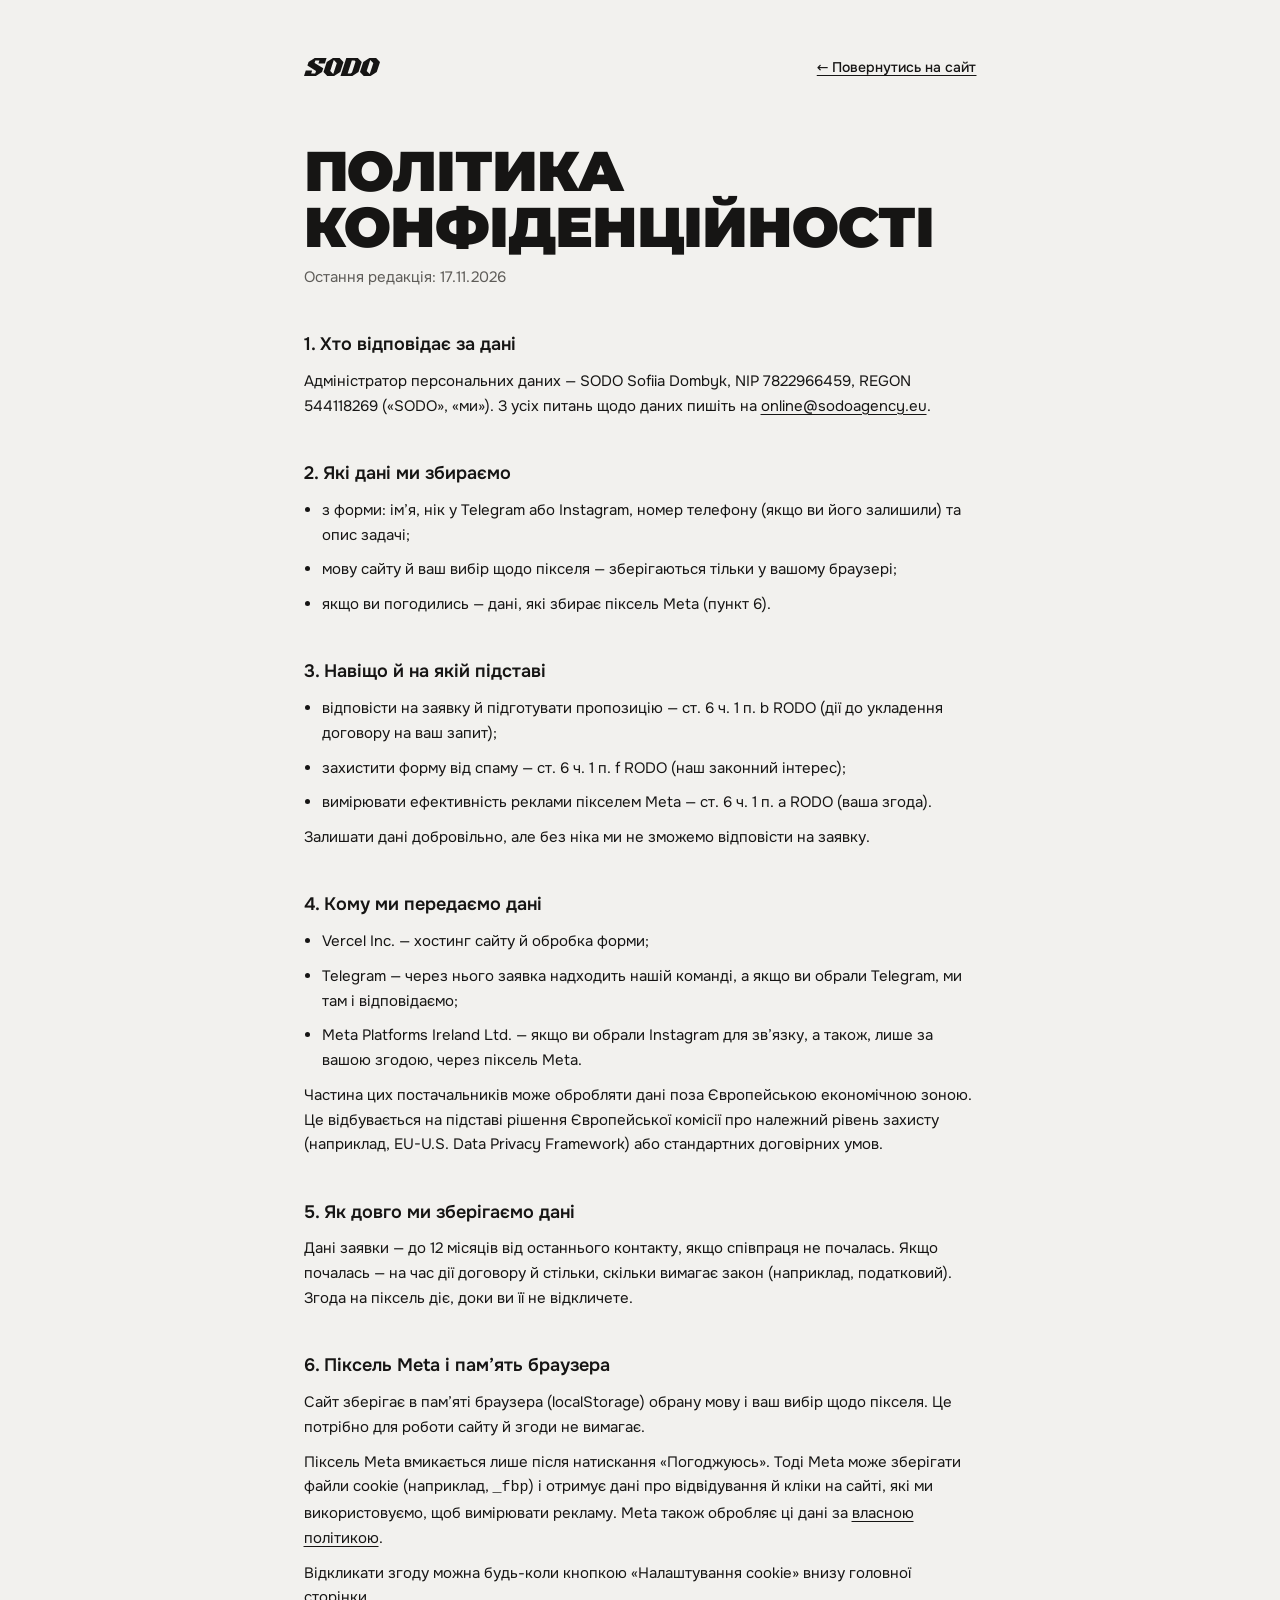
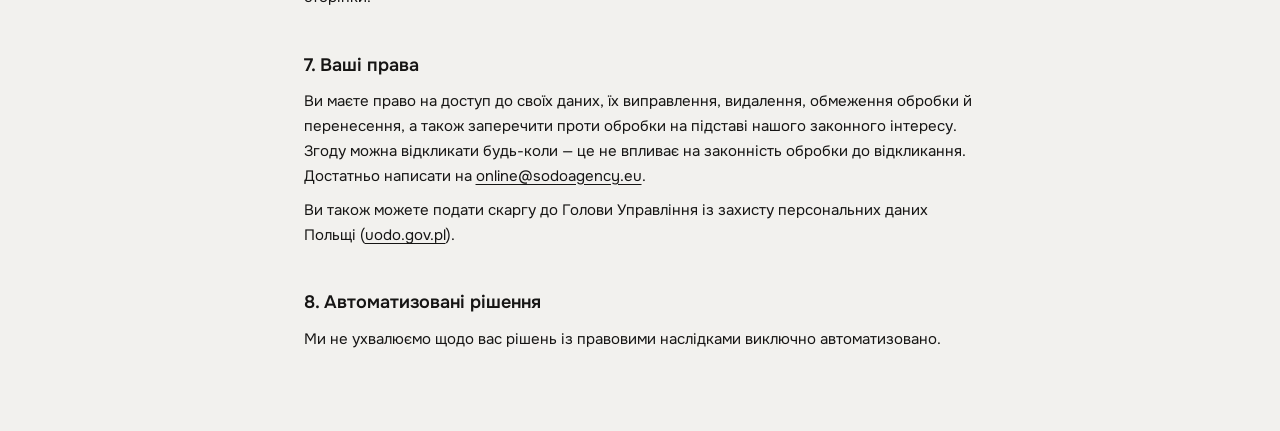
<file: privacy/index.html>
<!doctype html>
<html lang="uk">
<head>
<meta charset="utf-8">
<meta name="viewport" content="width=device-width, initial-scale=1, viewport-fit=cover">
<title>Політика конфіденційності — SODO</title>
<meta name="description" content="Як SODO обробляє персональні дані з форми заявки та пікселя Meta.">
<meta name="theme-color" content="#F2F1EE">
<link rel="canonical" href="https://www.sodoagency.eu/privacy/">
<link rel="alternate" hreflang="uk" href="https://www.sodoagency.eu/privacy/">
<link rel="alternate" hreflang="en" href="https://www.sodoagency.eu/en/privacy/">
<link rel="alternate" hreflang="pl" href="https://www.sodoagency.eu/pl/privacy/">
<link rel="icon" href="/assets/icons/favicon.svg" type="image/svg+xml">
<link rel="stylesheet" href="/assets/fonts/fonts.css?v=3">
<link rel="stylesheet" href="/css/style.css?v=20">
</head>
<body>
<main class="doc">
  <div class="doc__top">
    <a href="/" aria-label="SODO — на головну"><span class="mark" aria-hidden="true"></span></a>
    <a href="/">← Повернутись на сайт</a>
  </div>

  <h1>Політика конфіденційності</h1>
  <p class="doc__date">Остання редакція: 17.11.2026</p>

  <h2>1. Хто відповідає за дані</h2>
  <p>Адміністратор персональних даних — SODO Sofiia Dombyk, NIP 7822966459, REGON 544118269 («SODO», «ми»). З усіх питань щодо даних пишіть на <a href="mailto:online@sodoagency.eu">online@sodoagency.eu</a>.</p>

  <h2>2. Які дані ми збираємо</h2>
  <ul>
    <li>з форми: імʼя, нік у Telegram або Instagram, номер телефону (якщо ви його залишили) та опис задачі;</li>
    <li>мову сайту й ваш вибір щодо пікселя — зберігаються тільки у вашому браузері;</li>
    <li>якщо ви погодились — дані, які збирає піксель Meta (пункт 6).</li>
  </ul>

  <h2>3. Навіщо й на якій підставі</h2>
  <ul>
    <li>відповісти на заявку й підготувати пропозицію — ст. 6 ч. 1 п. b RODO (дії до укладення договору на ваш запит);</li>
    <li>захистити форму від спаму — ст. 6 ч. 1 п. f RODO (наш законний інтерес);</li>
    <li>вимірювати ефективність реклами пікселем Meta — ст. 6 ч. 1 п. a RODO (ваша згода).</li>
  </ul>
  <p>Залишати дані добровільно, але без ніка ми не зможемо відповісти на заявку.</p>

  <h2>4. Кому ми передаємо дані</h2>
  <ul>
    <li>Vercel Inc. — хостинг сайту й обробка форми;</li>
    <li>Telegram — через нього заявка надходить нашій команді, а якщо ви обрали Telegram, ми там і відповідаємо;</li>
    <li>Meta Platforms Ireland Ltd. — якщо ви обрали Instagram для звʼязку, а також, лише за вашою згодою, через піксель Meta.</li>
  </ul>
  <p>Частина цих постачальників може обробляти дані поза Європейською економічною зоною. Це відбувається на підставі рішення Європейської комісії про належний рівень захисту (наприклад, EU-U.S. Data Privacy Framework) або стандартних договірних умов.</p>

  <h2>5. Як довго ми зберігаємо дані</h2>
  <p>Дані заявки — до 12 місяців від останнього контакту, якщо співпраця не почалась. Якщо почалась — на час дії договору й стільки, скільки вимагає закон (наприклад, податковий). Згода на піксель діє, доки ви її не відкличете.</p>

  <h2>6. Піксель Meta і памʼять браузера</h2>
  <p>Сайт зберігає в памʼяті браузера (localStorage) обрану мову і ваш вибір щодо пікселя. Це потрібно для роботи сайту й згоди не вимагає.</p>
  <p>Піксель Meta вмикається лише після натискання «Погоджуюсь». Тоді Meta може зберігати файли cookie (наприклад, <code>_fbp</code>) і отримує дані про відвідування й кліки на сайті, які ми використовуємо, щоб вимірювати рекламу. Meta також обробляє ці дані за <a href="https://www.facebook.com/privacy/policy/" target="_blank" rel="noopener">власною політикою</a>.</p>
  <p>Відкликати згоду можна будь-коли кнопкою «Налаштування cookie» внизу головної сторінки.</p>

  <h2>7. Ваші права</h2>
  <p>Ви маєте право на доступ до своїх даних, їх виправлення, видалення, обмеження обробки й перенесення, а також заперечити проти обробки на підставі нашого законного інтересу. Згоду можна відкликати будь-коли — це не впливає на законність обробки до відкликання. Достатньо написати на <a href="mailto:online@sodoagency.eu">online@sodoagency.eu</a>.</p>
  <p>Ви також можете подати скаргу до Голови Управління із захисту персональних даних Польщі (<a href="https://uodo.gov.pl" target="_blank" rel="noopener">uodo.gov.pl</a>).</p>

  <h2>8. Автоматизовані рішення</h2>
  <p>Ми не ухвалюємо щодо вас рішень із правовими наслідками виключно автоматизовано.</p>
</main>
</body>
</html>
</file>
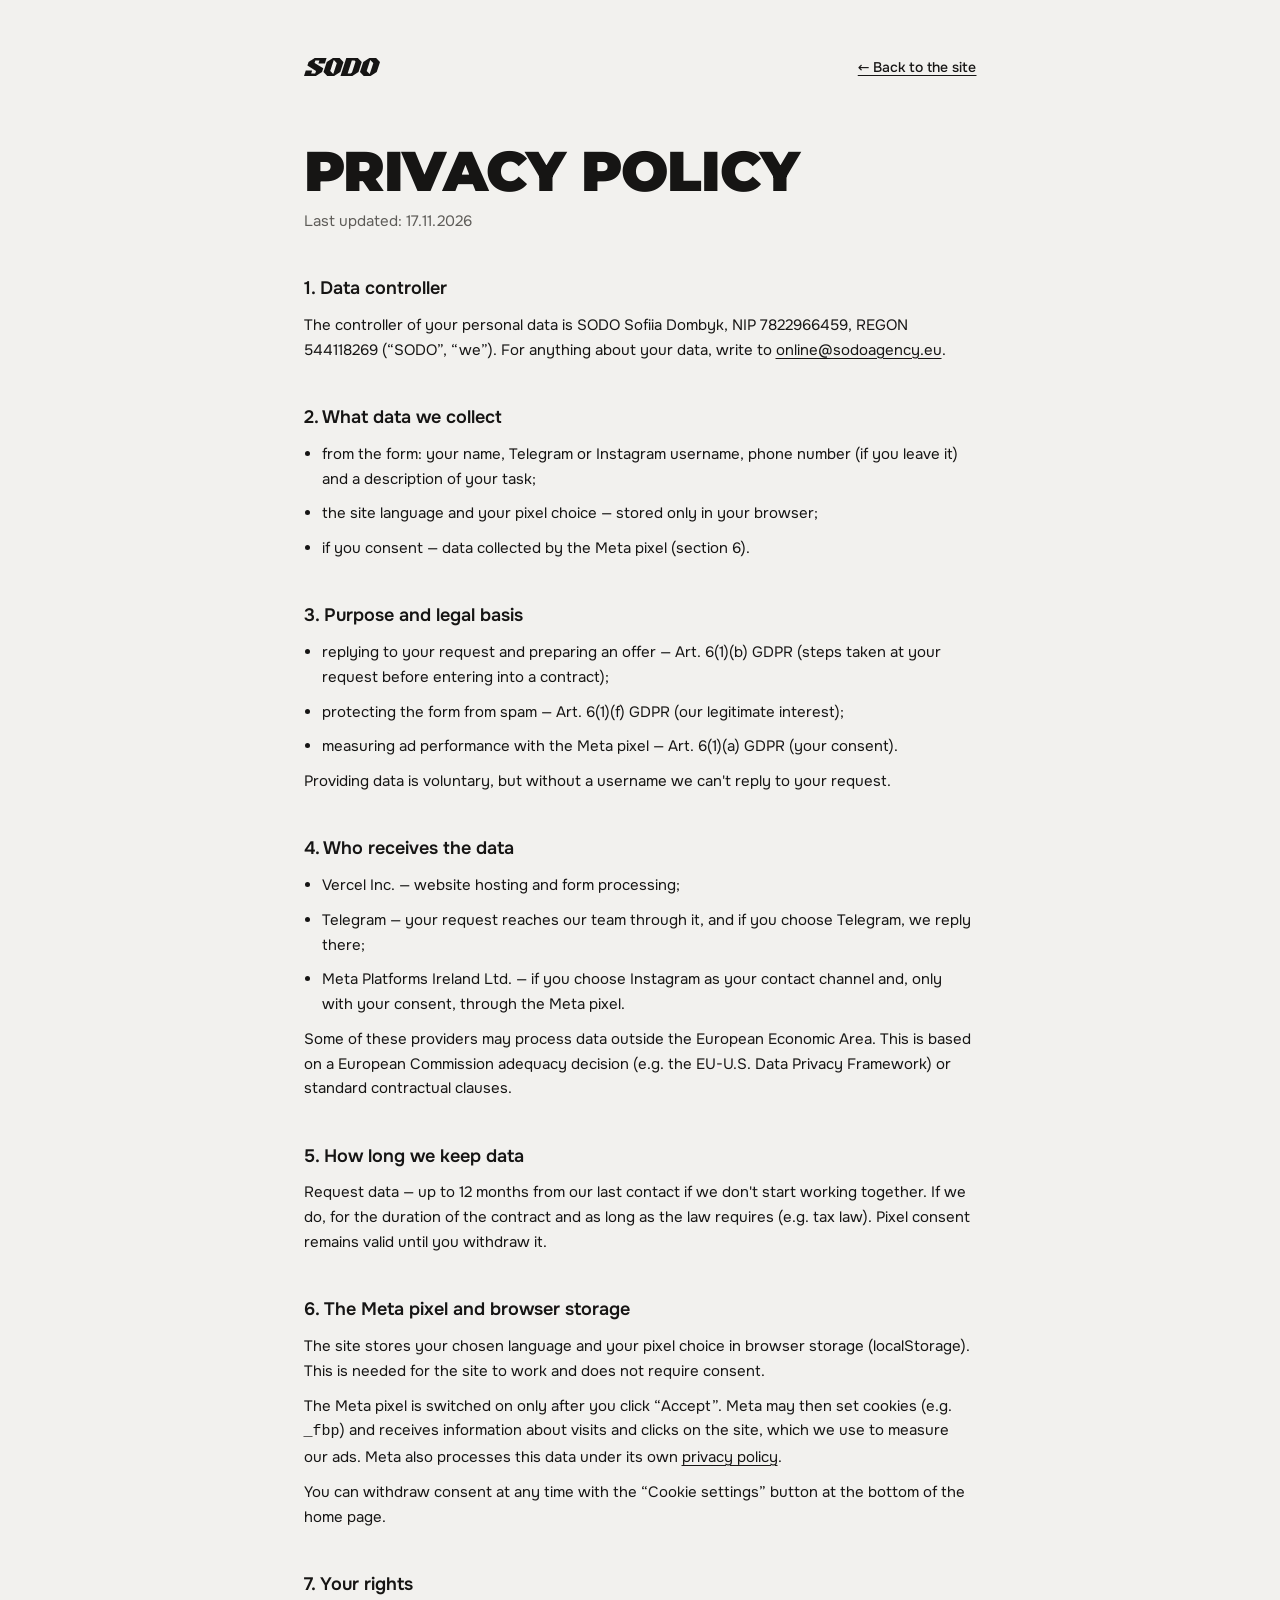
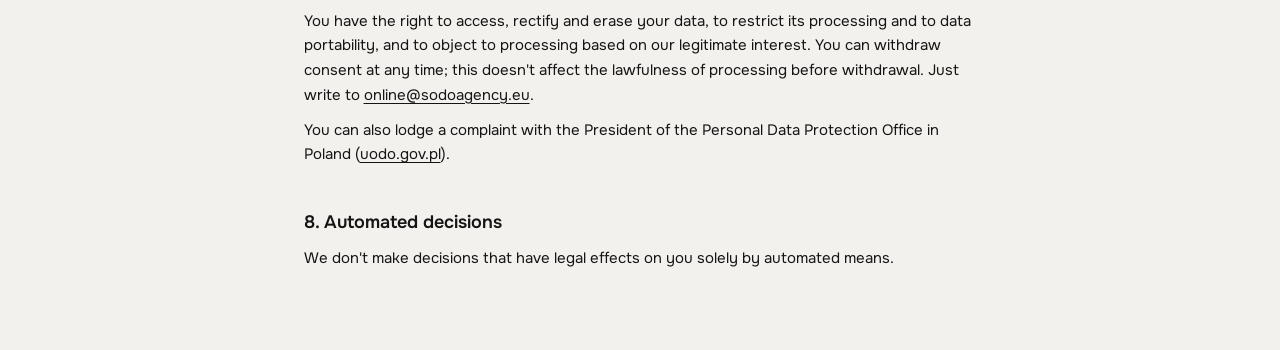
<file: en/privacy/index.html>
<!doctype html>
<html lang="en">
<head>
<meta charset="utf-8">
<meta name="viewport" content="width=device-width, initial-scale=1, viewport-fit=cover">
<title>Privacy policy — SODO</title>
<meta name="description" content="How SODO processes personal data from the contact form and the Meta pixel.">
<meta name="theme-color" content="#F2F1EE">
<link rel="canonical" href="https://www.sodoagency.eu/en/privacy/">
<link rel="alternate" hreflang="uk" href="https://www.sodoagency.eu/privacy/">
<link rel="alternate" hreflang="en" href="https://www.sodoagency.eu/en/privacy/">
<link rel="alternate" hreflang="pl" href="https://www.sodoagency.eu/pl/privacy/">
<link rel="icon" href="/assets/icons/favicon.svg" type="image/svg+xml">
<link rel="stylesheet" href="/assets/fonts/fonts.css?v=3">
<link rel="stylesheet" href="/css/style.css?v=20">
</head>
<body>
<main class="doc">
  <div class="doc__top">
    <a href="/en/" aria-label="SODO — home"><span class="mark" aria-hidden="true"></span></a>
    <a href="/en/">← Back to the site</a>
  </div>

  <h1>Privacy policy</h1>
  <p class="doc__date">Last updated: 17.11.2026</p>

  <h2>1. Data controller</h2>
  <p>The controller of your personal data is SODO Sofiia Dombyk, NIP 7822966459, REGON 544118269 (“SODO”, “we”). For anything about your data, write to <a href="mailto:online@sodoagency.eu">online@sodoagency.eu</a>.</p>

  <h2>2. What data we collect</h2>
  <ul>
    <li>from the form: your name, Telegram or Instagram username, phone number (if you leave it) and a description of your task;</li>
    <li>the site language and your pixel choice — stored only in your browser;</li>
    <li>if you consent — data collected by the Meta pixel (section 6).</li>
  </ul>

  <h2>3. Purpose and legal basis</h2>
  <ul>
    <li>replying to your request and preparing an offer — Art. 6(1)(b) GDPR (steps taken at your request before entering into a contract);</li>
    <li>protecting the form from spam — Art. 6(1)(f) GDPR (our legitimate interest);</li>
    <li>measuring ad performance with the Meta pixel — Art. 6(1)(a) GDPR (your consent).</li>
  </ul>
  <p>Providing data is voluntary, but without a username we can't reply to your request.</p>

  <h2>4. Who receives the data</h2>
  <ul>
    <li>Vercel Inc. — website hosting and form processing;</li>
    <li>Telegram — your request reaches our team through it, and if you choose Telegram, we reply there;</li>
    <li>Meta Platforms Ireland Ltd. — if you choose Instagram as your contact channel and, only with your consent, through the Meta pixel.</li>
  </ul>
  <p>Some of these providers may process data outside the European Economic Area. This is based on a European Commission adequacy decision (e.g. the EU-U.S. Data Privacy Framework) or standard contractual clauses.</p>

  <h2>5. How long we keep data</h2>
  <p>Request data — up to 12 months from our last contact if we don't start working together. If we do, for the duration of the contract and as long as the law requires (e.g. tax law). Pixel consent remains valid until you withdraw it.</p>

  <h2>6. The Meta pixel and browser storage</h2>
  <p>The site stores your chosen language and your pixel choice in browser storage (localStorage). This is needed for the site to work and does not require consent.</p>
  <p>The Meta pixel is switched on only after you click “Accept”. Meta may then set cookies (e.g. <code>_fbp</code>) and receives information about visits and clicks on the site, which we use to measure our ads. Meta also processes this data under its own <a href="https://www.facebook.com/privacy/policy/" target="_blank" rel="noopener">privacy policy</a>.</p>
  <p>You can withdraw consent at any time with the “Cookie settings” button at the bottom of the home page.</p>

  <h2>7. Your rights</h2>
  <p>You have the right to access, rectify and erase your data, to restrict its processing and to data portability, and to object to processing based on our legitimate interest. You can withdraw consent at any time; this doesn't affect the lawfulness of processing before withdrawal. Just write to <a href="mailto:online@sodoagency.eu">online@sodoagency.eu</a>.</p>
  <p>You can also lodge a complaint with the President of the Personal Data Protection Office in Poland (<a href="https://uodo.gov.pl" target="_blank" rel="noopener">uodo.gov.pl</a>).</p>

  <h2>8. Automated decisions</h2>
  <p>We don't make decisions that have legal effects on you solely by automated means.</p>
</main>
</body>
</html>
</file>
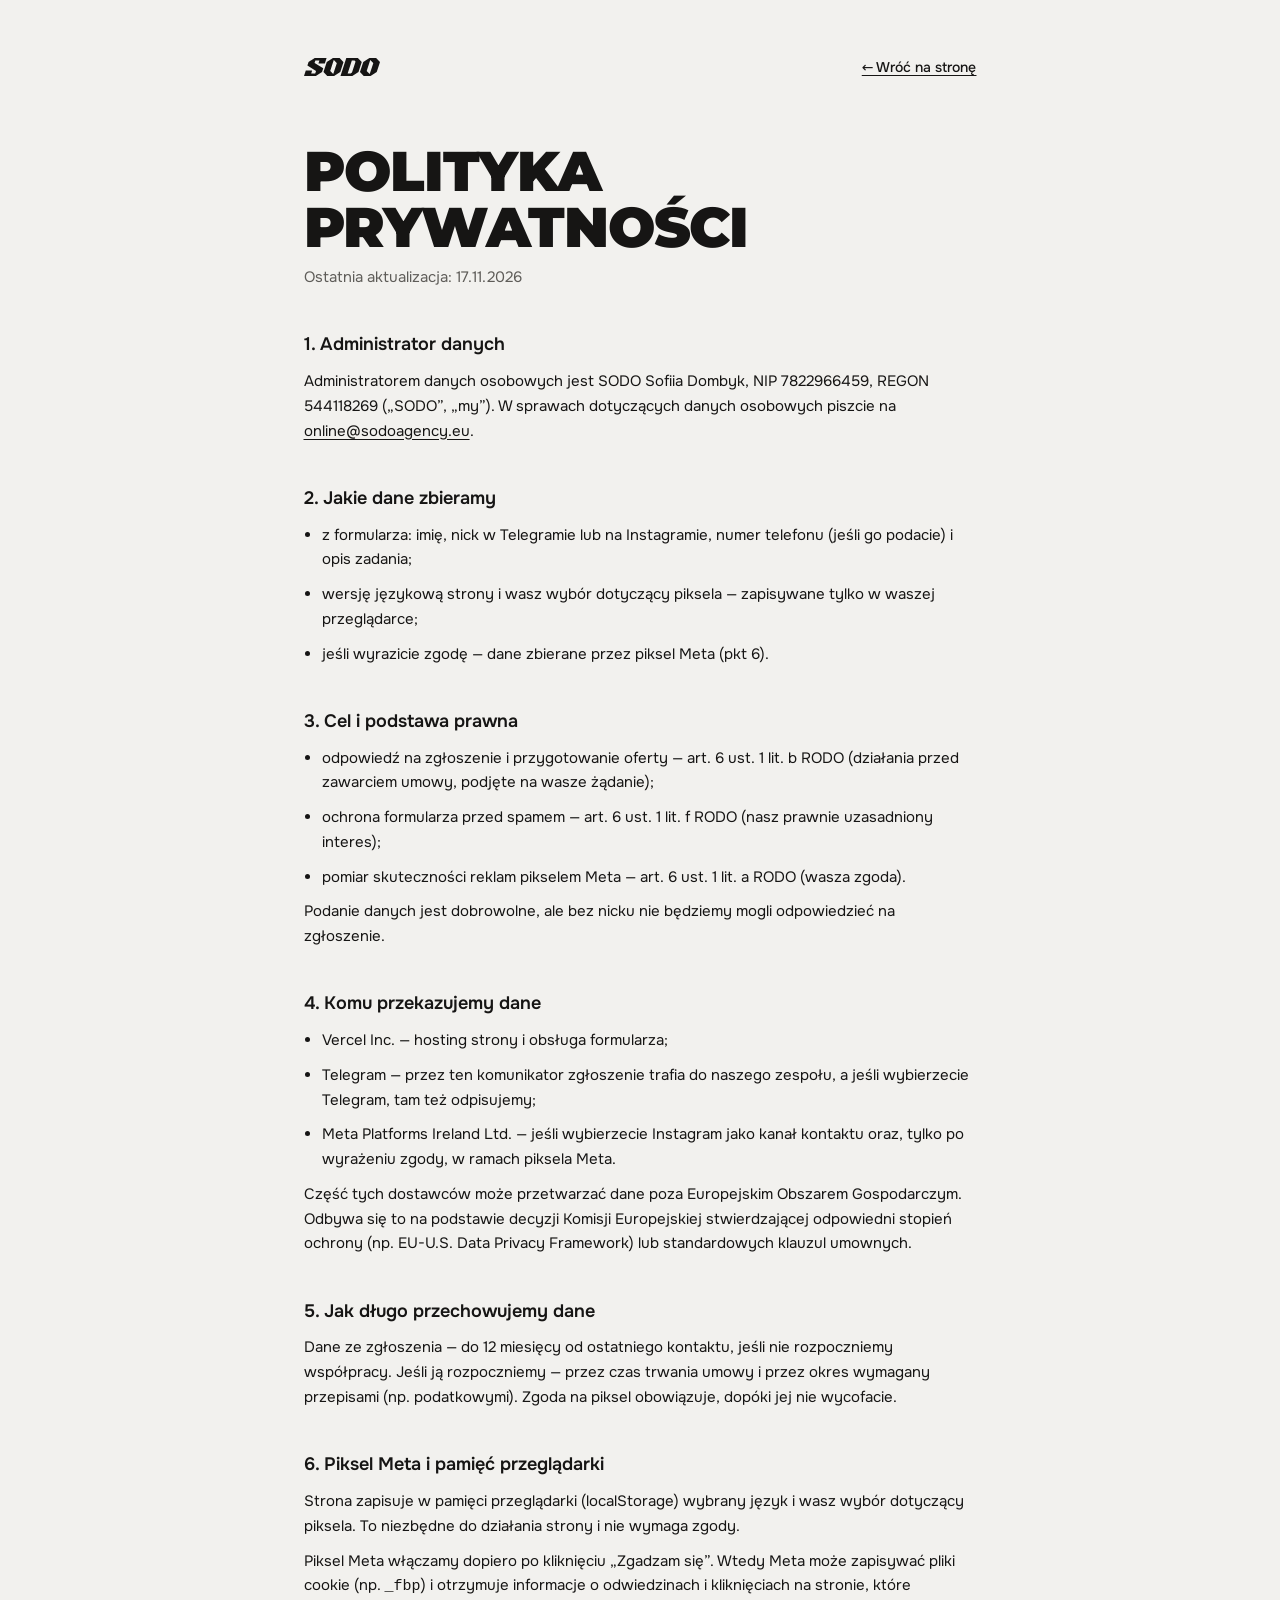
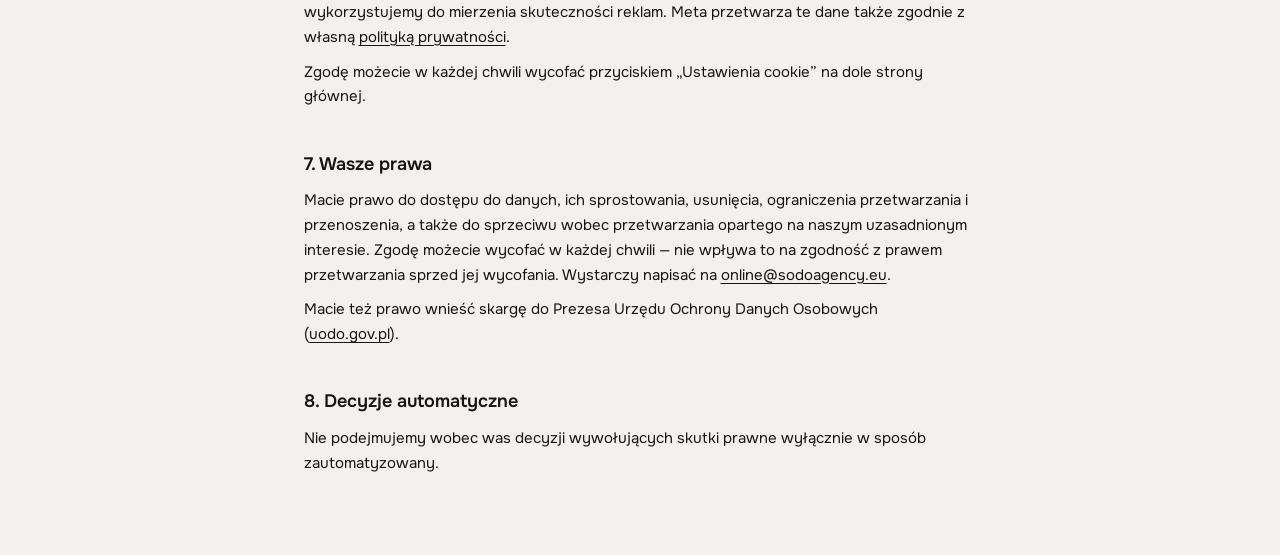
<file: pl/privacy/index.html>
<!doctype html>
<html lang="pl">
<head>
<meta charset="utf-8">
<meta name="viewport" content="width=device-width, initial-scale=1, viewport-fit=cover">
<title>Polityka prywatności — SODO</title>
<meta name="description" content="Jak SODO przetwarza dane osobowe z formularza kontaktowego i piksela Meta.">
<meta name="theme-color" content="#F2F1EE">
<link rel="canonical" href="https://www.sodoagency.eu/pl/privacy/">
<link rel="alternate" hreflang="uk" href="https://www.sodoagency.eu/privacy/">
<link rel="alternate" hreflang="en" href="https://www.sodoagency.eu/en/privacy/">
<link rel="alternate" hreflang="pl" href="https://www.sodoagency.eu/pl/privacy/">
<link rel="icon" href="/assets/icons/favicon.svg" type="image/svg+xml">
<link rel="stylesheet" href="/assets/fonts/fonts.css?v=3">
<link rel="stylesheet" href="/css/style.css?v=20">
</head>
<body>
<main class="doc">
  <div class="doc__top">
    <a href="/pl/" aria-label="SODO — strona główna"><span class="mark" aria-hidden="true"></span></a>
    <a href="/pl/">← Wróć na stronę</a>
  </div>

  <h1>Polityka prywatności</h1>
  <p class="doc__date">Ostatnia aktualizacja: 17.11.2026</p>

  <h2>1. Administrator danych</h2>
  <p>Administratorem danych osobowych jest SODO Sofiia Dombyk, NIP 7822966459, REGON 544118269 („SODO”, „my”). W sprawach dotyczących danych osobowych piszcie na <a href="mailto:online@sodoagency.eu">online@sodoagency.eu</a>.</p>

  <h2>2. Jakie dane zbieramy</h2>
  <ul>
    <li>z formularza: imię, nick w Telegramie lub na Instagramie, numer telefonu (jeśli go podacie) i opis zadania;</li>
    <li>wersję językową strony i wasz wybór dotyczący piksela — zapisywane tylko w waszej przeglądarce;</li>
    <li>jeśli wyrazicie zgodę — dane zbierane przez piksel Meta (pkt 6).</li>
  </ul>

  <h2>3. Cel i podstawa prawna</h2>
  <ul>
    <li>odpowiedź na zgłoszenie i przygotowanie oferty — art. 6 ust. 1 lit. b RODO (działania przed zawarciem umowy, podjęte na wasze żądanie);</li>
    <li>ochrona formularza przed spamem — art. 6 ust. 1 lit. f RODO (nasz prawnie uzasadniony interes);</li>
    <li>pomiar skuteczności reklam pikselem Meta — art. 6 ust. 1 lit. a RODO (wasza zgoda).</li>
  </ul>
  <p>Podanie danych jest dobrowolne, ale bez nicku nie będziemy mogli odpowiedzieć na zgłoszenie.</p>

  <h2>4. Komu przekazujemy dane</h2>
  <ul>
    <li>Vercel Inc. — hosting strony i obsługa formularza;</li>
    <li>Telegram — przez ten komunikator zgłoszenie trafia do naszego zespołu, a jeśli wybierzecie Telegram, tam też odpisujemy;</li>
    <li>Meta Platforms Ireland Ltd. — jeśli wybierzecie Instagram jako kanał kontaktu oraz, tylko po wyrażeniu zgody, w ramach piksela Meta.</li>
  </ul>
  <p>Część tych dostawców może przetwarzać dane poza Europejskim Obszarem Gospodarczym. Odbywa się to na podstawie decyzji Komisji Europejskiej stwierdzającej odpowiedni stopień ochrony (np. EU-U.S. Data Privacy Framework) lub standardowych klauzul umownych.</p>

  <h2>5. Jak długo przechowujemy dane</h2>
  <p>Dane ze zgłoszenia — do 12 miesięcy od ostatniego kontaktu, jeśli nie rozpoczniemy współpracy. Jeśli ją rozpoczniemy — przez czas trwania umowy i przez okres wymagany przepisami (np. podatkowymi). Zgoda na piksel obowiązuje, dopóki jej nie wycofacie.</p>

  <h2>6. Piksel Meta i pamięć przeglądarki</h2>
  <p>Strona zapisuje w pamięci przeglądarki (localStorage) wybrany język i wasz wybór dotyczący piksela. To niezbędne do działania strony i nie wymaga zgody.</p>
  <p>Piksel Meta włączamy dopiero po kliknięciu „Zgadzam się”. Wtedy Meta może zapisywać pliki cookie (np. <code>_fbp</code>) i otrzymuje informacje o odwiedzinach i kliknięciach na stronie, które wykorzystujemy do mierzenia skuteczności reklam. Meta przetwarza te dane także zgodnie z własną <a href="https://www.facebook.com/privacy/policy/" target="_blank" rel="noopener">polityką prywatności</a>.</p>
  <p>Zgodę możecie w każdej chwili wycofać przyciskiem „Ustawienia cookie” na dole strony głównej.</p>

  <h2>7. Wasze prawa</h2>
  <p>Macie prawo do dostępu do danych, ich sprostowania, usunięcia, ograniczenia przetwarzania i przenoszenia, a także do sprzeciwu wobec przetwarzania opartego na naszym uzasadnionym interesie. Zgodę możecie wycofać w każdej chwili — nie wpływa to na zgodność z prawem przetwarzania sprzed jej wycofania. Wystarczy napisać na <a href="mailto:online@sodoagency.eu">online@sodoagency.eu</a>.</p>
  <p>Macie też prawo wnieść skargę do Prezesa Urzędu Ochrony Danych Osobowych (<a href="https://uodo.gov.pl" target="_blank" rel="noopener">uodo.gov.pl</a>).</p>

  <h2>8. Decyzje automatyczne</h2>
  <p>Nie podejmujemy wobec was decyzji wywołujących skutki prawne wyłącznie w sposób zautomatyzowany.</p>
</main>
</body>
</html>
</file>
<file: assets/fonts/fonts.css>
/* ============================================================
   SODO — типографічна система (self-hosted, без CDN)

   Montserrat     — заголовки H1/H2 капсом, кнопки, великі цифри.
                    Black 900 — головне слово героя, ExtraBold 800 —
                    решта заголовків, Bold 700 — елементи керування.
   Onest          — увесь основний текст, підзаголовки H3, поля форми.
   Pixelify Sans  — службова мова інтерфейсу: номери кроків, мітки
                    «Було / Результат», лічильники, екран завантаження.

   Підмножини latin + cyrillic узяті прямо з Google Fonts і лежать
   поруч: жодного зовнішнього запиту під час завантаження сторінки.

   Pixelify Sans у released-версії не має великих кириличних І, О і П
   (U+0406, U+041E, U+041F) — у самій гарнітурі їх просто немає в
   cmap. У піксельному малюнку вони збігаються з латинськими I, O, P,
   тому файли тут перезібрані з доданими цими трьома відповідностями.
   Без цього «ПОКАЗАТИ ЩЕ» і «Цикл SODO» вивалювались би в запасний
   шрифт посеред слова.
   ============================================================ */

/* Ваги 700 тут немає навмисно: нею були набрані лише кнопки й
   текстові посилання, і різниця з 800 на 14-17px непомітна, а два
   файли — це 29 КБ на телефоні. Кнопки тепер 800.  */

/* ── Montserrat ─────────────────────────────────────────── */


@font-face {
  font-family: "Montserrat";
  src: url("Montserrat-800-cyrillic.woff2") format("woff2");
  font-weight: 800; font-style: normal; font-display: swap;
  unicode-range: U+0301, U+0400-045F, U+0490-0491, U+04B0-04B1, U+2116;
}
@font-face {
  font-family: "Montserrat";
  src: url("Montserrat-800-latin.woff2") format("woff2");
  font-weight: 800; font-style: normal; font-display: swap;
  unicode-range: U+0000-00FF, U+0131, U+0152-0153, U+02BB-02BC, U+02C6, U+02DA, U+02DC, U+0304, U+0308, U+0329, U+2000-206F, U+20AC, U+2122, U+2191, U+2193, U+2212, U+2215, U+FEFF, U+FFFD;
}

@font-face {
  font-family: "Montserrat";
  src: url("Montserrat-900-cyrillic.woff2") format("woff2");
  font-weight: 900; font-style: normal; font-display: swap;
  unicode-range: U+0301, U+0400-045F, U+0490-0491, U+04B0-04B1, U+2116;
}
@font-face {
  font-family: "Montserrat";
  src: url("Montserrat-900-latin.woff2") format("woff2");
  font-weight: 900; font-style: normal; font-display: swap;
  unicode-range: U+0000-00FF, U+0131, U+0152-0153, U+02BB-02BC, U+02C6, U+02DA, U+02DC, U+0304, U+0308, U+0329, U+2000-206F, U+20AC, U+2122, U+2191, U+2193, U+2212, U+2215, U+FEFF, U+FFFD;
}

/* ── Onest ──────────────────────────────────────────────── */

@font-face {
  font-family: "Onest";
  src: url("Onest-400-cyrillic.woff2") format("woff2");
  font-weight: 400; font-style: normal; font-display: swap;
  unicode-range: U+0301, U+0400-045F, U+0490-0491, U+04B0-04B1, U+2116;
}
@font-face {
  font-family: "Onest";
  src: url("Onest-400-latin.woff2") format("woff2");
  font-weight: 400; font-style: normal; font-display: swap;
  unicode-range: U+0000-00FF, U+0131, U+0152-0153, U+02BB-02BC, U+02C6, U+02DA, U+02DC, U+0304, U+0308, U+0329, U+2000-206F, U+20AC, U+2122, U+2191, U+2193, U+2212, U+2215, U+FEFF, U+FFFD;
}

@font-face {
  font-family: "Onest";
  src: url("Onest-500-cyrillic.woff2") format("woff2");
  font-weight: 500; font-style: normal; font-display: swap;
  unicode-range: U+0301, U+0400-045F, U+0490-0491, U+04B0-04B1, U+2116;
}
@font-face {
  font-family: "Onest";
  src: url("Onest-500-latin.woff2") format("woff2");
  font-weight: 500; font-style: normal; font-display: swap;
  unicode-range: U+0000-00FF, U+0131, U+0152-0153, U+02BB-02BC, U+02C6, U+02DA, U+02DC, U+0304, U+0308, U+0329, U+2000-206F, U+20AC, U+2122, U+2191, U+2193, U+2212, U+2215, U+FEFF, U+FFFD;
}

@font-face {
  font-family: "Onest";
  src: url("Onest-600-cyrillic.woff2") format("woff2");
  font-weight: 600; font-style: normal; font-display: swap;
  unicode-range: U+0301, U+0400-045F, U+0490-0491, U+04B0-04B1, U+2116;
}
@font-face {
  font-family: "Onest";
  src: url("Onest-600-latin.woff2") format("woff2");
  font-weight: 600; font-style: normal; font-display: swap;
  unicode-range: U+0000-00FF, U+0131, U+0152-0153, U+02BB-02BC, U+02C6, U+02DA, U+02DC, U+0304, U+0308, U+0329, U+2000-206F, U+20AC, U+2122, U+2191, U+2193, U+2212, U+2215, U+FEFF, U+FFFD;
}

/* ── Pixelify Sans ──────────────────────────────────────── */

@font-face {
  font-family: "Pixelify";
  src: url("Pixelify-400.woff2") format("woff2");
  font-weight: 400; font-style: normal; font-display: swap;
}
@font-face {
  font-family: "Pixelify";
  src: url("Pixelify-500.woff2") format("woff2");
  font-weight: 500; font-style: normal; font-display: swap;
}

/* ── польська діакритика ────────────────────────────────────
   Латинські набори з Google Fonts обрізані по U+00FF, тож ą ć ę ł
   ń ś ź ż у них немає взагалі — польський текст малював системний
   шрифт, і літери всередині слова виходили з іншої гарнітури.

   Три файли на всі шістнадцять літер, разом 13 КБ. Це варіативні
   зрізи, тож один файл тягне всі ваги: кожен @font-face пришпилює
   вісь wght до своєї.

   Вага тут неспроста виписана по одній. Спершу я оголосив ці фейси
   одним діапазоном (font-weight: 100 900) — і браузер їх просто не
   брав: маючи поруч фейси з точною вагою, він добирає спочатку за
   вагою і аж потім дивиться в таблицю символів. У Google Fonts усі
   підмножини однієї родини оголошені з однаковою вагою саме тому:
   вибір має вирішувати unicode-range, а не вага.

   Для Pixelify цей блок має стояти ПІСЛЯ основних: у них діапазон
   не заданий, тобто формально вони покривають і ці літери, а при
   збігу виграє той @font-face, що оголошений останнім.
   ──────────────────────────────────────────────────────── */

@font-face {
  font-family: "Montserrat";
  src: url("Montserrat-pl.woff2") format("woff2");
  font-weight: 800; font-style: normal; font-display: swap;
  unicode-range: U+0104-0107, U+0118-0119, U+0141-0144, U+015A-015B, U+0179-017C;
}
@font-face {
  font-family: "Montserrat";
  src: url("Montserrat-pl.woff2") format("woff2");
  font-weight: 900; font-style: normal; font-display: swap;
  unicode-range: U+0104-0107, U+0118-0119, U+0141-0144, U+015A-015B, U+0179-017C;
}
@font-face {
  font-family: "Onest";
  src: url("Onest-pl.woff2") format("woff2");
  font-weight: 400; font-style: normal; font-display: swap;
  unicode-range: U+0104-0107, U+0118-0119, U+0141-0144, U+015A-015B, U+0179-017C;
}
@font-face {
  font-family: "Onest";
  src: url("Onest-pl.woff2") format("woff2");
  font-weight: 500; font-style: normal; font-display: swap;
  unicode-range: U+0104-0107, U+0118-0119, U+0141-0144, U+015A-015B, U+0179-017C;
}
@font-face {
  font-family: "Onest";
  src: url("Onest-pl.woff2") format("woff2");
  font-weight: 600; font-style: normal; font-display: swap;
  unicode-range: U+0104-0107, U+0118-0119, U+0141-0144, U+015A-015B, U+0179-017C;
}
@font-face {
  font-family: "Pixelify";
  src: url("Pixelify-pl.woff2") format("woff2");
  font-weight: 400; font-style: normal; font-display: swap;
  unicode-range: U+0104-0107, U+0118-0119, U+0141-0144, U+015A-015B, U+0179-017C;
}
@font-face {
  font-family: "Pixelify";
  src: url("Pixelify-pl.woff2") format("woff2");
  font-weight: 500; font-style: normal; font-display: swap;
  unicode-range: U+0104-0107, U+0118-0119, U+0141-0144, U+015A-015B, U+0179-017C;
}
</file>
<file: css/style.css>
/* ============================================================
   SODO — ВИДИМІСТЬ

   Тепла світла основа, важкий гротеск у заголовках, піксельні номери,
   рожеві папки. На екрані виділяється тільки головне.

   ── колір ─────────────────────────────────────────────────
   Чистого чорного й чистого білого немає ніде: найтемніше — #161514,
   найсвітліше — #FBFAF8.

   Рожевий рівно один і без винятків: #FA9BB6. Жодних глибших,
   тьмяніших чи насиченіших варіантів — це фірмовий колір.

   Під ним білий дає 1.93:1, тож текст на рожевому — --ink (9.06:1).
   Там, де потрібен саме світлий текст, площина не рожева, а чорна:
   так зроблено папку послуг. --pink-soft #FFD9E4 лишається другим
   тоном того ж кольору для маркера-виділення, --ink на ньому 14:1.

   ── кути ──────────────────────────────────────────────────
   Одна сітка радіусів, навмисно дрібних: 4 / 6 / 8 px. Нічого
   таблеткового — форма ближча до квадрата, як в інтерфейсі.

   ── типографіка ───────────────────────────────────────────
   Montserrat — H1/H2 капсом, кнопки, великі цифри.
   Onest      — увесь основний текст і H3.
   Pixelify   — номери, мітки, лічильники.
   ============================================================ */

:root{
  --bg:#F2F1EE;
  --card:#FBFAF8;
  --pink:#FA9BB6;
  --pink-soft:#FFD9E4;
  --ink:#161514;
  --ink-muted:#5E5C58;      /* 5.91:1 на --bg, 6.4:1 на --card */
  --line:#D9D7D2;

  /* Зворотний бік --ink-muted для темних площин: той самий рівень
     приглушення, тільки зі світлого боку. 7.43:1 на --ink. */
  --ink-muted-inv:#A8A5A0;
  --line-inv:rgba(242,241,238,.16);

  --logo:url("../assets/icons/sodo-wordmark.svg");
  --logo-ar:4.2418;

  --display:"Montserrat",system-ui,-apple-system,sans-serif;
  --text:"Onest",system-ui,-apple-system,"Segoe UI",sans-serif;
  --ui:"Pixelify","Onest",ui-monospace,monospace;
  /* Pixelify не набирає цифр. У ньому 2 і 5 на дрібному кеглі
     читаються як S: «02» виходить «0S», «05» — «OS». Номери, лічильники
     й роки йдуть цим токеном: той самий характер мітки тримають
     розрядка й капс, а не сам шрифт. */
  --num:"Onest",system-ui,-apple-system,sans-serif;

  --r-s:4px; --r:6px; --r-l:8px;

  /* Поле сторінки. Вище 1472px поля ростуть самі, тож зміст стає
     колонкою 1360px по центру, а не розповзається на всю панель.
     До 1472px усе як було: на 1440 поле 49px і там, і там. */
  --shell:1360px;
  --gut:clamp(18px,3.4vw,56px);
  --hd:clamp(56px,6.4vh,72px);
  /* На айфонах із вирізом viewport-fit=cover заводить сторінку під
     рядок стану, тож шапка мусить знати про нього сама. Усе, що
     відштовхується від висоти шапки, рахує від --hd-safe. */
  --hd-safe:calc(var(--hd) + env(safe-area-inset-top,0px));

  /* Одна мова руху: тільки прозорість і зсув, ніякого пружинення. */
  --e:cubic-bezier(.22,.61,.36,1);
  --e-io:cubic-bezier(.65,.05,.25,1);
  --e-soft:cubic-bezier(.4,0,.2,1);

  --mx:54%; --my:42%;
}

/* ============ БАЗА ============ */

*,*::before,*::after{box-sizing:border-box}

html{-webkit-text-size-adjust:100%;scroll-behavior:smooth;background:var(--bg)}

body{
  margin:0;
  font-family:var(--text);
  font-weight:400;
  font-size:clamp(15px,1vw,17px);
  line-height:1.6;
  color:var(--ink);
  background:var(--bg);
  overflow-x:hidden;
  -webkit-font-smoothing:antialiased;
}
body.is-loading,body.is-locked{overflow:hidden}

h1,h2,h3,p,figure,ul,ol{margin:0;padding:0}
ul,ol{list-style:none}
img{display:block;max-width:100%;height:auto}
button{font:inherit;color:inherit;background:none;border:0;padding:0;cursor:pointer}
a{color:inherit;text-decoration:none}

::selection{background:var(--pink-soft);color:var(--ink)}
:focus-visible{outline:2px solid var(--ink);outline-offset:3px;border-radius:2px}
.form :focus-visible,.faq :focus-visible,.ft :focus-visible,.mn :focus-visible{outline-color:var(--pink)}

.vh{position:absolute;width:1px;height:1px;margin:-1px;padding:0;
  overflow:hidden;clip-path:inset(50%);white-space:nowrap;border:0}

/* Посилання для клавіатури ховається не лише зсувом: на iOS гумове
   перетягування вгору показує все, що стоїть над нульовою лінією. */
.skip{
  position:fixed;left:var(--gut);top:12px;z-index:1200;
  padding:12px 18px;background:var(--ink);color:var(--bg);
  font-family:var(--ui);font-weight:500;font-size:13px;
  opacity:0;pointer-events:none;clip-path:inset(50%);
  transform:translateY(-140%);
}
.skip:focus-visible{opacity:1;pointer-events:auto;clip-path:none;transform:none}

[id]{scroll-margin-top:calc(var(--hd-safe) + 14px)}

.grain{
  position:fixed;inset:-50%;z-index:900;pointer-events:none;
  opacity:.26;mix-blend-mode:multiply;
  background-image:url("data:image/svg+xml,%3Csvg xmlns='http://www.w3.org/2000/svg' width='200' height='200'%3E%3Cfilter id='n'%3E%3CfeTurbulence type='fractalNoise' baseFrequency='.9' numOctaves='3'/%3E%3C/filter%3E%3Crect width='200' height='200' filter='url(%23n)' opacity='.5'/%3E%3C/svg%3E");
  animation:grain 6s steps(6) infinite;
}
@keyframes grain{
  0%{transform:translate(0,0)}20%{transform:translate(-3%,2%)}
  40%{transform:translate(2%,-3%)}60%{transform:translate(-2%,-2%)}
  80%{transform:translate(3%,1%)}100%{transform:translate(0,0)}
}

.mark{
  display:block;width:clamp(56px,4.4vw,74px);aspect-ratio:var(--logo-ar);
  background:currentColor;
  -webkit-mask:var(--logo) no-repeat center/contain;
  mask:var(--logo) no-repeat center/contain;
}

/* Виділення як у текстовому редакторі: світло-рожевий маркер, темний
   текст. Кожен рядок дістає свою смугу, тож багаторядкове виділення
   лягає рівно, а не однією плямою. */
.hl{
  background:var(--pink-soft);color:var(--ink);
  padding:.1em .3em;margin:0 -.1em;border-radius:var(--r-s);
  -webkit-box-decoration-break:clone;box-decoration-break:clone;
}

/* ============ КНОПКИ ============ */

.btn{
  display:inline-flex;align-items:center;justify-content:center;
  min-height:52px;padding:0 clamp(26px,3vw,44px);border-radius:var(--r-l);
  background:var(--ink);color:var(--bg);
  font-family:var(--display);font-weight:800;
  font-size:clamp(14px,1.05vw,17px);letter-spacing:-.01em;
  transition:transform .3s var(--e),opacity .3s var(--e-soft);
}
/* На темних площинах чорна кнопка зникає — там вона світла.
   Той самий контраст, просто з іншого боку. */
.form .btn{background:var(--bg);color:var(--ink)}
.btn:hover{transform:translateY(-2px)}
.btn:active{transform:none;opacity:.9}

/* Липка дія на телефоні. Зʼявляється, коли перший екран пішов, і
   ховається, щойно в кадрі сама форма — дві однакові дії поруч
   тільки заважають. */
.dock{
  position:fixed;left:0;right:0;bottom:0;z-index:600;
  padding:10px var(--gut) calc(12px + env(safe-area-inset-bottom,0px));
  background:linear-gradient(to top,var(--bg) 62%,rgba(242,241,238,0));
  transform:translateY(130%);
  transition:transform .35s var(--e);
}
/* Над темною секцією і кнопка, і підкладка під нею перевертаються. */
body.is-dockdark .dock{background:linear-gradient(to top,var(--ink) 62%,rgba(22,21,20,0))}
body.is-dockdark .dock .btn{background:var(--bg);color:var(--ink)}
.dock[hidden]{display:none}
.dock .btn{width:100%}
body.dock-on .dock{transform:none}
@media (min-width:901px){.dock{display:none}}

/* ============ ЗАВАНТАЖЕННЯ ============ */

.load{position:fixed;inset:0;z-index:1100;display:grid;place-items:center;background:var(--bg)}
.load__w{
  font-family:var(--ui);font-weight:500;
  font-size:clamp(26px,5.2vw,64px);line-height:1.1;
  letter-spacing:.02em;text-transform:uppercase;opacity:0;
}
.load__bar{
  position:absolute;left:var(--gut);right:var(--gut);bottom:clamp(24px,6vh,54px);
  height:3px;background:var(--pink);transform:scaleX(0);transform-origin:left;
}
/* Шар відходить довше за слово й зі своєю затримкою, щоб вихід був
   сходинками, а не обривом. */
body.is-done .load{
  opacity:0;visibility:hidden;pointer-events:none;
  transition:opacity .56s var(--e-soft) .05s,visibility 0s linear .61s;
}

/* ============ ШАПКА ============ */

.hd{
  position:fixed;left:0;right:0;top:0;z-index:700;height:var(--hd-safe);
  display:flex;align-items:center;gap:clamp(12px,2.4vw,32px);
  padding:env(safe-area-inset-top,0px) var(--gut) 0;color:var(--ink);
  transition:color .3s var(--e-soft);
}
.hd::before{
  content:"";position:absolute;inset:0;z-index:-1;pointer-events:none;opacity:0;
  background:rgba(242,241,238,.74);
  -webkit-backdrop-filter:blur(14px) saturate(1.3);
          backdrop-filter:blur(14px) saturate(1.3);
  border-bottom:1px solid var(--line);
  transition:opacity .3s var(--e-soft);
}
body.is-scrolled .hd::before{opacity:1}
body.is-ondark .hd::before{background:rgba(22,21,20,.66);border-bottom-color:var(--line-inv)}
body.is-menu .hd::before{opacity:0}
body.is-menu .hd,body.is-ondark .hd{color:var(--bg)}

/* Вордмарк на світлому чорний, на темному рожевий: рожевий на молоці
   дав би 1.78:1, а це логотип, а не декорація. */
.hd__brand{display:flex;align-items:center;min-height:44px;
  color:var(--ink);transition:color .3s var(--e-soft)}
body.is-menu .hd__brand,body.is-ondark .hd__brand{color:var(--pink)}

.hd__nav{margin-left:auto;display:flex;gap:clamp(14px,1.8vw,30px);
  font-weight:500;font-size:clamp(13px,1vw,15px)}
.hd__nav a{position:relative;display:inline-flex;align-items:center;min-height:44px;padding:11px 0}
.hd__nav a::after{
  content:"";position:absolute;left:0;right:0;bottom:4px;height:2px;
  background:var(--pink);transform:scaleX(0);transform-origin:right;
  transition:transform .35s var(--e);
}
.hd__nav a:hover::after,.hd__nav a:focus-visible::after{transform:scaleX(1);transform-origin:left}

.hd__menu{display:none;align-items:center;gap:10px;
  min-height:44px;font-weight:500;font-size:14px}
/* Перемикач мов стоїть у шапці постійно: польський трафік має
   бачити, що версія є, не відкриваючи меню. Це справжні посилання
   з ?lang=, тож працюють і без JS, і в індексі. */
.hd__lang{display:flex;align-items:center;gap:2px}
@media (max-width:900px){.hd__lang{margin-left:auto}}
.hd__lang-b{
  display:inline-flex;align-items:center;justify-content:center;
  min-width:40px;min-height:44px;padding:0 6px;border-radius:var(--r-s);
  font-family:var(--ui);font-weight:500;font-size:14px;line-height:1;
  letter-spacing:.04em;color:var(--ink-muted);
  transition:color .25s var(--e-soft),background-color .25s var(--e-soft);
}
body.is-ondark .hd__lang-b,body.is-menu .hd__lang-b{color:var(--ink-muted-inv)}
.hd__lang-b.is-on,body.is-ondark .hd__lang-b.is-on,body.is-menu .hd__lang-b.is-on{
  background:var(--pink);color:var(--ink);
}
@media (hover:hover) and (pointer:fine){
  .hd__lang-b:not(.is-on):hover{background:var(--pink-soft);color:var(--ink)}
}

.hd__menu-i{display:block;width:20px}
.hd__menu-i i{display:block;height:1.5px;background:currentColor;transition:transform .35s var(--e)}
.hd__menu-i i+i{margin-top:6px}
body.is-menu .hd__menu-i i:first-child{transform:translateY(3.75px) rotate(19deg)}
body.is-menu .hd__menu-i i+i{transform:translateY(-3.75px) rotate(-19deg)}

/* ============ МЕНЮ ============ */

.mn[hidden]{display:none}
.mn{
  position:fixed;inset:0;z-index:650;background:var(--ink);color:var(--bg);
  display:flex;flex-direction:column;justify-content:center;
  padding:calc(var(--hd-safe) + 20px) var(--gut)
          calc(clamp(24px,6vh,54px) + env(safe-area-inset-bottom,0px));
  clip-path:inset(0 0 100% 0);transition:clip-path .55s var(--e-io);
}
body.is-menu .mn{clip-path:inset(0 0 0 0)}
.mn__nav{display:flex;flex-direction:column}
.mn__nav a{
  display:flex;align-items:baseline;gap:clamp(14px,3vw,30px);
  padding:clamp(10px,1.8vh,18px) 0;border-bottom:1px solid var(--line-inv);
  font-family:var(--display);font-weight:800;
  font-size:clamp(28px,6.6vw,64px);line-height:1.1;
  letter-spacing:-.02em;text-transform:uppercase;
  opacity:0;transform:translateY(10px);
  transition:opacity .35s var(--e),transform .35s var(--e),color .3s;
}
body.is-menu .mn__nav a{opacity:1;transform:none}
body.is-menu .mn__nav a:nth-child(1){transition-delay:.08s}
body.is-menu .mn__nav a:nth-child(2){transition-delay:.13s}
body.is-menu .mn__nav a:nth-child(3){transition-delay:.18s}
body.is-menu .mn__nav a:nth-child(4){transition-delay:.23s}
.mn__nav a i{font-family:var(--num);font-weight:600;font-size:12px;font-style:normal;
  letter-spacing:.14em;font-variant-numeric:tabular-nums;color:var(--ink-muted-inv)}
.mn__nav a:hover{color:var(--pink-soft)}
.mn__foot{margin-top:clamp(24px,5vh,50px)}
.mn__lab{font-family:var(--ui);font-size:12px;letter-spacing:.08em;
  text-transform:uppercase;color:var(--ink-muted-inv);margin-bottom:12px}
.mn__links{display:flex;gap:24px;font-weight:500;font-size:15px}
.mn__links a{display:inline-flex;align-items:flex-end;min-height:44px;
  border-bottom:2px solid var(--pink);padding-bottom:6px}


/* ============ ФІГУРА ЗА СКЛОМ ============ */

.fig{position:absolute;pointer-events:none;overflow:hidden}
.fig img{position:absolute;inset:17% 12%;width:76%;height:66%;
  object-fit:contain;object-position:center;will-change:transform}
.fig__halo{
  position:absolute;left:50%;top:42%;width:118%;aspect-ratio:1;
  transform:translate(-50%,-50%);
  background:radial-gradient(circle,
    rgba(22,21,20,.07) 0%,rgba(22,21,20,.035) 38%,rgba(22,21,20,0) 68%);
}
.fig__far{
  opacity:.11;filter:blur(38px) contrast(1.1);
  transform:translate3d(calc(var(--pp-x,0px) * .14),calc(var(--pp-y,0px) * .14),0) scale(1.12);
}
/* Маска мʼякого плану обернена до маски різкого: інакше шари
   складались і в зоні фокуса зростала щільність. */
.fig__soft{
  opacity:.44;filter:blur(17px) contrast(1.08);
  transform:translate3d(calc(var(--pp-x,0px) * .46),calc(var(--pp-y,0px) * .46),0);
  -webkit-mask-image:radial-gradient(circle var(--mr,0px) at var(--mx) var(--my),
    transparent 0%,transparent 38%,rgba(0,0,0,.54) 68%,rgba(0,0,0,.9) 88%,#000 100%);
  mask-image:radial-gradient(circle var(--mr,0px) at var(--mx) var(--my),
    transparent 0%,transparent 38%,rgba(0,0,0,.54) 68%,rgba(0,0,0,.9) 88%,#000 100%);
}
.fig__sharp{
  opacity:.88;filter:blur(1.5px) contrast(1.22);
  transform:translate3d(var(--pp-x,0px),var(--pp-y,0px),0) scale(1.015);
  -webkit-mask-image:radial-gradient(circle var(--mr,0px) at var(--mx) var(--my),
    #000 0%,#000 38%,rgba(0,0,0,.46) 68%,rgba(0,0,0,.1) 88%,transparent 100%);
  mask-image:radial-gradient(circle var(--mr,0px) at var(--mx) var(--my),
    #000 0%,#000 38%,rgba(0,0,0,.46) 68%,rgba(0,0,0,.1) 88%,transparent 100%);
}

/* ============ 01 · ПЕРШИЙ ЕКРАН ============ */

.hero{
  position:relative;min-height:100svh;overflow:hidden;
  display:grid;grid-template-rows:minmax(0,1fr) auto auto;
  padding:calc(var(--hd-safe) + clamp(14px,3vh,36px)) var(--gut) clamp(28px,5vh,60px);
}
.fig--hero{
  left:50%;top:var(--fig-top,-3%);height:var(--fig-h,104%);
  width:min(80vw,1040px);transform:translateX(-33%);z-index:0;
}
.fig--hero img{inset:5% 10%;width:80%;height:74%}

/* Заголовок щільний: два рядки стоять як один блок. */
.hero__t{
  grid-row:2;z-index:2;min-width:0;
  text-transform:uppercase;
  padding-bottom:clamp(28px,5vh,60px);
}
.hero__w{display:block;font-family:var(--display);letter-spacing:-.02em}
.hero__w--1{font-weight:800;font-size:clamp(24px,7.2vw,116px);line-height:.95;color:var(--ink)}
.hero__w--2{font-weight:900;font-size:clamp(40px,11.4vw,210px);line-height:.9}

/* Маркер під словом. Рожевий тут не текст, а підкреслення: він
   малюється один раз після завантаження, за 600 мс, і більше нічого
   не робить. Стоїть нижче базової лінії, літер не торкається. */
.hero__key{position:relative;display:inline-block;max-width:100%}
.hero__word{display:block;color:var(--ink)}
.hero__mark{
  position:absolute;left:-.015em;right:-.015em;bottom:-.055em;
  height:.1em;border-radius:.05em;background:var(--pink);
  transform:scaleX(0);transform-origin:left center;
  pointer-events:none;
}
body.is-lit .hero__mark{transform:scaleX(1);transition:transform .6s var(--e-io)}

/* Підзаголовок і дія — одна група з малим кроком усередині. */
.hero__foot{
  grid-row:3;z-index:2;
  display:flex;flex-direction:column;align-items:flex-start;
  gap:clamp(12px,1.8vh,18px);
}
/* Цей абзац — не підпис, а сама позиція агенції, тож він має
   читатись. Раніше тут стояло 13px заради двох рядків; на 390px це
   13.26px, а на 360px фраза все одно лягала в три. Тобто обмеження
   працювало лише на 375-430, а дрібний кегль платили всі.

   Тепер 15px і три рядки. Кнопка від цього не рушає: перший екран —
   сітка з гнучкою смугою зверху, тож приріст забирає фігура (на
   390x844 вона стає 523 замість 551), а запас під кнопкою лишається
   тим самим. */
.hero__lead{
  max-width:54ch;text-wrap:balance;
  /* 3.45vw тримає фразу у двох рядках на 390-430 (iPhone 12-16 і Pro
     Max). На 360 вона все одно лягає в три: два там коштують 12.5px,
     а це вже дрібніше за те, від чого ми свідомо пішли. */
  font-size:clamp(13px,3.45vw,18px);line-height:1.5;color:var(--ink-muted);
}

body:not(.is-done) .hero__w,
body:not(.is-done) .hero__foot{opacity:0}
body.is-done .hero__w{animation:riseIn .66s var(--e) both}
body.is-done .hero__w--2{animation-delay:.12s}
body.is-done .hero__foot{animation:riseIn .66s var(--e) .3s both}
@keyframes riseIn{from{opacity:0;transform:translateY(10px)}to{opacity:1;transform:none}}

/* ============ ПОСИЛАННЯ-ДІЯ ============
   Текст чорний, підкреслення рожеве, 2 px. Рожевий тут лінія, а не
   колір тексту. */

.lead{
  position:relative;align-self:start;justify-self:start;
  display:inline-flex;align-items:center;gap:.5em;
  padding:.72em 0 .62em;min-height:46px;box-sizing:border-box;
  font-family:var(--display);font-weight:800;
  font-size:clamp(14px,1.05vw,17px);letter-spacing:-.01em;
  color:var(--ink);text-align:left;
  transition:gap .35s var(--e);
}
.lead::after{
  content:"";position:absolute;left:0;right:0;bottom:0;
  height:2px;background:var(--pink);
}
.lead:hover{gap:.72em}
.lead .ico{
  width:1.05em;height:1.05em;flex:none;
  fill:none;stroke:currentColor;stroke-width:2;
  stroke-linecap:round;stroke-linejoin:round;
  transition:transform .35s var(--e);
}
.lead:hover .ico{transform:translateX(3px)}
/* Дія в героєві — не плашка, а слово з рискою: на першому екрані
   вже є важкий заголовок і рожева смуга під ним, третя пляма там
   зайва. Підкреслення чорне й товще за звичайне, бо це головна дія
   сторінки, а не просто посилання. */
.lead--hero{
  margin-top:clamp(18px,2.6vh,28px);
  text-transform:uppercase;letter-spacing:.01em;
  font-size:clamp(15px,1.15vw,18px);
}
.lead--hero::after{height:3px;background:var(--ink)}
.lead--btn{cursor:pointer}
.form .lead,.faq .lead{color:var(--bg)}

/* ============ ЗАГОЛОВКИ СЕКЦІЙ ============ */

.lab{
  font-family:var(--ui);font-size:13px;line-height:1;
  letter-spacing:.06em;text-transform:uppercase;color:var(--ink-muted);
  margin-bottom:clamp(12px,1.8vh,20px);
}
.sh{
  position:relative;z-index:5;
  padding:clamp(56px,9vh,120px) var(--gut) clamp(22px,3.2vh,40px);
  /* 1180px — ширина вмісту, поля --gut зверху. Раніше поля сиділи
     всередині 1180, і на 1920 (поле 280px) заголовку лишалось 620px. */
  max-width:calc(1180px + 2 * var(--gut));
}
.sh__t{
  font-family:var(--display);font-weight:800;text-transform:uppercase;
  font-size:clamp(24px,7vw,64px);line-height:1.06;letter-spacing:-.02em;
  max-width:20ch;
}
.sh__i{
  margin-top:clamp(14px,2vh,22px);max-width:50ch;
  font-size:clamp(14.5px,1.05vw,18px);line-height:1.6;color:var(--ink-muted);
}

/* ============ 02 · ПОСЛУГИ ============
   Шість рівних табів, під ними одна картка. Папка чорна, текст на
   ній світлий, а пункти лежать зверху світлими нахиленими картками
   з рожевою обвідкою — рожевим лишається тільки язичок і обвідка,
   тобто сам фірмовий колір, без жодних відтінків. Жоден таб не
   виглядає як окрема кнопка. */

.serv{padding-bottom:clamp(28px,4.4vh,60px)}
.sw{padding:0 var(--gut)}

.sw__tabs{
  display:grid;grid-template-columns:repeat(2,minmax(0,1fr));
  gap:8px;margin-bottom:clamp(26px,3.6vh,40px);
}
.sw__tabs li{display:flex}
/* Плитка — чистий селектор послуги, а не картка з текстом. Увесь
   зміст живе в чорній картці під сіткою; тут лише номер, назва,
   знак і стрілка. Підписи (контент / short video / meta ads) були
   прибрані: назви й так зрозумілі, а дрібний текст під ними робив
   плитку дешевшою.

   Рожевий лишається рівно один — #FA9BB6. Глибину активній плитці
   дають не інші рожеві, а світло й тінь поверх нього: пляма світла
   з лівого верхнього кута, світла грань угорі й темніння донизу. */
.sw__tab{
  flex:1 1 auto;position:relative;overflow:hidden;isolation:isolate;
  display:flex;flex-direction:column;align-items:flex-start;
  min-height:clamp(150px,41vw,178px);
  padding:clamp(14px,3.6vw,19px);
  border-radius:12px;
  background:var(--ink);
  border:1px solid rgba(251,250,248,.1);
  box-shadow:0 2px 10px -6px rgba(22,21,20,.45);
  color:var(--bg);text-align:left;
  transition:background-color .25s var(--e-soft),border-color .25s var(--e-soft),
             box-shadow .3s var(--e-soft),transform .3s var(--e);
}

/* Мікротекстура, щоб неактивні плитки не читались болванками.
   Той самий шум, що накритий на весь сайт, тільки втричі тихіший. */
.sw__tab::before{
  content:"";position:absolute;inset:0;z-index:-1;pointer-events:none;
  background-image:url("data:image/svg+xml,%3Csvg xmlns='http://www.w3.org/2000/svg' width='200' height='200'%3E%3Cfilter id='n'%3E%3CfeTurbulence type='fractalNoise' baseFrequency='.9' numOctaves='3'/%3E%3C/filter%3E%3Crect width='200' height='200' filter='url(%23n)' opacity='.5'/%3E%3C/svg%3E");
  opacity:.05;mix-blend-mode:screen;
}

/* Номер — свій маленький модуль: дрібний, розріджений, із короткою
   рискою під ним. Не просто текст у кутку, а елемент системи. */
.sw__i{
  font-family:var(--text);font-weight:600;font-style:normal;
  font-size:11px;letter-spacing:.18em;line-height:1;
  color:var(--ink-muted-inv);
}
.sw__i::after{
  content:"";display:block;width:13px;height:1px;margin-top:6px;
  background:currentColor;opacity:.45;
}

/* Назва бере всю ширину плитки, а стрілка стоїть у кутку під нею —
   не збоку. Раніше під стрілку різервувалось 2.2em праворуч, і на
   360px «Консультації» лишалось 104px замість 128: слово не влазило
   й рвалось посередині. Тепер воно ціле на всіх ширинах: 18px
   потребує 122px, а найвужча плитка дає 128. */
.sw__nm{
  margin-top:auto;margin-bottom:clamp(22px,5.5vw,28px);
  font-family:var(--display);font-weight:800;
  font-size:clamp(18px,4.9vw,25px);line-height:1.04;letter-spacing:-.022em;
  overflow-wrap:normal;hyphens:none;
}

/* Стрілка стоїть в одній точці в усіх плитках — рахуємо від того
   самого відступу, що й решта змісту. */
.sw__go{
  position:absolute;right:clamp(14px,3.6vw,19px);bottom:clamp(14px,3.6vw,19px);
  width:16px;height:16px;flex:none;
  fill:none;stroke:currentColor;stroke-width:2;
  stroke-linecap:round;stroke-linejoin:round;
  opacity:.32;transition:opacity .25s var(--e-soft),transform .3s var(--e);
}

/* Знак-підказка. Не вилазить за край і не обрізається: усі шість
   стоять в однаковому боксі, тому читаються як один набір.
   vector-effect тримає штрих однаковим на будь-якому масштабі. */
.sw__cue{
  position:absolute;right:clamp(12px,3.2vw,17px);top:clamp(12px,3.2vw,17px);
  width:clamp(54px,14.5vw,66px);height:clamp(54px,14.5vw,66px);
  fill:none;stroke:var(--pink);stroke-width:1.5;
  stroke-linecap:round;stroke-linejoin:round;
  opacity:.5;pointer-events:none;
  transition:opacity .25s var(--e-soft),stroke .25s var(--e-soft);
}
.sw__cue *{vector-effect:non-scaling-stroke}

.sw__tab.is-on{
  background:
    radial-gradient(104% 74% at 14% -4%,rgba(251,250,248,.26) 0%,rgba(251,250,248,0) 58%),
    var(--pink);
  border-color:rgba(22,21,20,.12);
  box-shadow:
    inset 0 1px 0 rgba(251,250,248,.4),
    inset 0 -16px 26px -24px rgba(22,21,20,.3),
    0 8px 20px -15px rgba(22,21,20,.26);
}
.sw__tab.is-on{color:var(--ink)}
.sw__tab.is-on .sw__i{color:rgba(22,21,20,.68)}
.sw__tab.is-on .sw__cue{stroke:var(--ink);opacity:.26}
.sw__tab.is-on .sw__go{opacity:.68}
/* Фірмовий штрих: крапка біля номера тільки в активній. */
.sw__tab.is-on .sw__i::before{
  content:"";position:absolute;margin:3.5px 0 0 -9px;
  width:4px;height:4px;border-radius:50%;background:var(--ink);opacity:.7;
}
@media (hover:hover) and (pointer:fine){
  .sw__tab:hover{
    border-color:rgba(251,250,248,.26);
    box-shadow:0 10px 22px -12px rgba(22,21,20,.6);
    transform:translateY(-2px);
  }
  .sw__tab:hover .sw__cue{opacity:.72}
  .sw__tab:hover .sw__go{opacity:.65;transform:translate(2px,-2px)}
  .sw__tab.is-on:hover{box-shadow:
    inset 0 1px 0 rgba(251,250,248,.4),
    inset 0 -16px 26px -24px rgba(22,21,20,.3),
    0 10px 22px -15px rgba(22,21,20,.3)}
}

/* Картки лежать стосом в одній комірці сітки; висоту веде JS від
   активної, тому під короткою послугою не лишається порожнечі. */
/* Поки людина нічого не вибрала, блоку немає зовсім: нульова висота,
   нульовий відступ, нічого не займає місця. Секція на першому погляді
   складається тільки з шести нейтральних плиток. */
.sw__box{
  display:grid;overflow:hidden;
  margin-top:0;height:0;
  transition:height .28s var(--e),margin-top .28s var(--e);
}
.sw.is-picked .sw__box{margin-top:30px;height:var(--box,auto)}

/* Примітки про ціни мають сенс тільки поруч із самою ціною. */
.sw__add,.sw__fine{display:none}
.sw.is-picked .sw__add,.sw.is-picked .sw__fine{display:block}
.svc{
  grid-area:1 / 1;position:relative;align-self:start;
  /* запас під липку дію: інакше «доведення в кадр» кладе низ картки
     рівно під неї */
  scroll-margin:calc(var(--hd-safe) + 12px) 0 96px;
  background:var(--ink);color:var(--bg);
  border-radius:var(--r-l);overflow:hidden;
  padding:clamp(20px,3vh,32px) clamp(18px,2.2vw,34px) clamp(22px,3.2vh,34px);
  opacity:0;visibility:hidden;translate:0 8px;
  /* Старий опис зникає відразу: два тексти не накладаються. */
  transition:none;
}
.svc.is-on{
  opacity:1;visibility:visible;translate:0 0;
  transition:opacity .22s var(--e),translate .22s var(--e);
}
/* Замість намальованої папки — фактура самої площини: дрібна сітка,
   що гасне від верхнього правого кута. Предмета немає, працює
   поверхня, як у референсах. */
.svc::before{
  content:"";position:absolute;inset:0;pointer-events:none;
  background-image:
    repeating-linear-gradient(90deg,rgba(242,241,238,.075) 0 1px,transparent 1px 24px),
    repeating-linear-gradient(0deg,rgba(242,241,238,.075) 0 1px,transparent 1px 24px);
  -webkit-mask-image:radial-gradient(125% 95% at 84% 0%,#000 0%,transparent 70%);
  mask-image:radial-gradient(125% 95% at 84% 0%,#000 0%,transparent 70%);
}
.svc__head,.svc__d,.svc__more,.fold{position:relative;z-index:1}
.svc__head{display:flex;flex-wrap:wrap;align-items:center;gap:10px clamp(12px,1.6vw,22px)}
.svc__n{
  font-family:var(--display);font-weight:800;text-transform:uppercase;
  font-size:clamp(21px,5.4vw,36px);line-height:1.05;letter-spacing:-.02em;
}
/* Ціну набираємо Onest, а не піксельним: у Pixelify цифри 5 і 2 на
   дрібному кеглі читаються як S, а «$550» має читатися однозначно. */
.svc__pr{
  padding:.34em .8em;border-radius:var(--r);
  background:var(--card);color:var(--ink);
  font-weight:600;font-size:clamp(13px,1vw,15px);line-height:1.2;
  white-space:nowrap;
}
.svc__d{
  margin-top:clamp(12px,1.8vh,18px);max-width:46ch;
  font-size:clamp(14.5px,1.02vw,17px);line-height:1.55;
}
/* Був стос із пʼяти окремих карток: кожна зі своєю рамкою, падингом
   і нахилом. На телефоні це 305px із 1095px усієї секції — чверть
   висоти на саме лише обрамлення.

   Тепер це один аркуш, покладений у папку трохи навскіс, а пункти —
   рядки на ньому. Нахил лишився, але він тепер один на всіх, а не
   пʼять різних; метафора від цього тільки чистішає — у папці лежить
   документ, а не жменя карток. */
.fold__list{
  margin-top:clamp(16px,2.4vh,24px);
  background:var(--card);color:var(--ink);
  border:1.5px solid var(--pink);border-radius:var(--r);
  rotate:-.4deg;overflow:hidden;
}
.fold__i{
  padding:.52em .8em;
  font-size:clamp(13.5px,1vw,16px);line-height:1.4;
  border-top:1px solid var(--line);
}
.fold__i:first-child{border-top:0}
.fold__i b{font-weight:600}
.fold__n{
  font-family:var(--num);font-weight:600;font-style:normal;font-size:13px;
  letter-spacing:.06em;font-variant-numeric:tabular-nums;
  color:var(--ink-muted);margin-right:.45em;
}
/* Опис входить однією площиною: рядки не наздоганяють контейнер. */

/* На широкому екрані папка стає двоколонковою: назва, ціна й опис
   ліворуч, підписи праворуч. Інакше підписи розтягувались на всю
   ширину сторінки й читались як смуги, а не як підписи. */
@media (min-width:901px){
  .svc{
    display:grid;grid-template-columns:minmax(0,.8fr) minmax(0,1.2fr);
    /* другий рядок забирає весь надлишок висоти від колонки з
       підписами, тому опис лишається одразу під назвою */
    grid-template-rows:auto 1fr;column-gap:clamp(28px,4vw,72px);
  }
  .svc__head{grid-column:1;grid-row:1;align-content:start}
  .svc__d{grid-column:1;grid-row:2;align-self:start}
  .fold__list{grid-column:2;grid-row:1 / span 2;margin-top:0}
  /* у послуг без пунктів другої колонки немає */
  .svc--plain{display:block;max-width:64ch}
}

.sw__add{
  margin-top:clamp(16px,2.4vh,22px);
  font-size:clamp(14px,1vw,16.5px);line-height:1.5;
}
.sw__fine{
  margin-top:8px;max-width:58ch;
  font-size:clamp(12.5px,.9vw,14.5px);line-height:1.5;color:var(--ink-muted);
}
.sw__foot{
  display:flex;flex-wrap:wrap;align-items:center;
  gap:clamp(12px,2vh,20px) clamp(20px,3vw,44px);
  margin-top:clamp(24px,3.6vh,40px);
}
.sw__note{font-size:clamp(13.5px,.98vw,16.5px);line-height:1.55;color:var(--ink-muted)}

/* ============ 03 · ЦИКЛ SODO ============
   Вертикальний таймлайн, який веде прокрутка, а не таймер: лінія
   росте рівно стільки, скільки людина прогорнула, і точка загоряється
   в мить, коли лінія її дістала. Та сама механіка, що й у «5 кроків»
   нижче — на сайті одна мова прогресу, а не дві. */

.cycle{padding-bottom:clamp(48px,7vh,96px)}
/* «Ми не гадаємо. Ми перевіряємо.» — дві фрази, два рядки. Інакше на
   ПК друге «МИ» відривалось і висіло окремим рядком. */
.cycle .sh__t{max-width:none}
.cycle .sh__t span{display:block}
.cycle__p{
  margin-inline:var(--gut);max-width:60ch;
  margin-bottom:clamp(28px,4vh,52px);
  font-size:clamp(15px,1.06vw,18px);line-height:1.65;color:var(--ink-muted);
}

.road{
  position:relative;
  padding:0 var(--gut) 0 calc(var(--gut) + 46px);
}
/* рейка: пунктир попереду */
.road::before,.road::after{
  content:"";position:absolute;left:calc(var(--gut) + 16px);width:2px;
  top:var(--rail-top,16px);height:var(--rail,calc(100% - 32px));
}
.road::before{
  background-image:linear-gradient(var(--line) 60%,transparent 0);
  background-size:2px 9px;
}
/* пройдена частина: суцільна рожева */
.road::after{
  background:var(--pink);transform-origin:top;
  transform:scaleY(var(--road,0));
}
/* Текст читається відразу; прогрес показують тільки рейка й номери. */
.road__s{
  position:relative;padding-bottom:clamp(18px,2.6vh,30px);
}
.road__s:last-child{padding-bottom:0}
/* Активна точка з номером — фірмова рожева;
   неактивна точка теж непрозора: рейка не просвічує крізь номер. */
.road__n{
  position:absolute;left:-46px;top:0;z-index:1;
  width:34px;height:34px;border-radius:50%;
  display:grid;place-items:center;
  background:color-mix(in srgb,var(--pink) 40%,var(--bg));color:var(--ink-muted);
  font-family:var(--num);font-weight:600;font-size:16px;font-style:normal;
  font-variant-numeric:tabular-nums;line-height:1;
  transition:background-color .18s var(--e),color .18s var(--e),scale .18s var(--e);
}
.road__s.is-on .road__n{background:var(--pink);color:var(--ink);scale:1.09}
.road__b{padding-top:3px}
.road__s h3{font-weight:600;font-size:clamp(17px,1.4vw,25px);line-height:1.25;letter-spacing:-.01em}
.road__s p{
  margin-top:6px;max-width:46ch;
  font-size:clamp(14px,.98vw,17px);line-height:1.55;color:var(--ink-muted);
}

/* Висловлювання менше за заголовок секції й притиснуте до наступного
   блоку: воно веде далі, а не закриває цей. */
.cycle__a{
  margin:clamp(26px,3.8vh,46px) var(--gut) 0;
  max-width:24ch;text-wrap:balance;
  font-family:var(--display);font-weight:800;text-transform:uppercase;
  font-size:clamp(16px,1.6vw,26px);line-height:1.2;letter-spacing:-.02em;
}

/* ============ 02 · ЦИФРИ ============
   Три цифри в один рядок одразу під першим екраном — і на телефоні
   теж в один. Рожева лінія зверху на всю ширину, між цифрами тонкі
   риски, підпис стоїть лівим краєм під своєю цифрою. */

.stats{
  padding:0 var(--gut) clamp(36px,5.4vh,72px);
  border-top:2px solid var(--pink);
}
.stats__l{display:grid;grid-template-columns:repeat(3,minmax(0,1fr))}
.stat{padding:clamp(15px,2.2vh,24px) clamp(9px,1.6vw,24px) 0}
.stat + .stat{border-left:1px solid var(--line)}
.stat:first-child{padding-left:0}
.stat:last-child{padding-right:0}
.stat__n{
  display:block;width:max-content;max-width:100%;
  font-family:var(--display);font-weight:900;
  font-size:clamp(21px,5.5vw,54px);line-height:1;letter-spacing:-.03em;
  white-space:nowrap;font-variant-numeric:tabular-nums;
  /* Росте від лівого краю, щоб цифра лишалась рівно над своїм
     підписом. Тут був нескінченний подих — прибраний: цифра, яка
     вічно пульсує, додає рух там, де він нічого не означає, та ще й
     просідає прозорістю. Замість нього один settle у кінці лічби,
     і далі цифра просто стоїть. */
  transform-origin:left center;
}
.stat__c{
  display:block;margin-top:clamp(7px,1.2vh,13px);max-width:15ch;
  font-size:clamp(12px,.92vw,15px);line-height:1.35;color:var(--ink-muted);
}

/* ============ 05 · ОДИН НА НІШУ ============ */

.one{
  padding:clamp(48px,7.5vh,104px) var(--gut);
  border-top:1px solid var(--line);
}
.one__say{max-width:min(100%,60ch)}
.one__t{
  font-family:var(--display);font-weight:800;text-transform:uppercase;
  font-size:clamp(23px,4.6vw,52px);line-height:1.1;letter-spacing:-.02em;
}
.one__t span{display:inline-block}
.one__p{
  margin-top:clamp(18px,2.6vh,30px);max-width:42ch;
  font-size:clamp(15px,1.06vw,18px);line-height:1.65;color:var(--ink-muted);
}
.one__s{margin-top:clamp(20px,2.8vh,30px);font-weight:500;
  font-size:clamp(14px,1vw,17px);line-height:1.9}

/* ============ 05 · КЕЙСИ ============
   Картка-папка. Усередині одна пара: «Було» тихим сірим і «Стало»
   під рожевим маркером, де цифри виділені окремо. */

.cases{padding-bottom:clamp(52px,8vh,110px)}
.gal{position:relative}
.gal__track{
  display:flex;align-items:stretch;gap:clamp(16px,2.2vw,32px);
  padding:6px var(--gut) 16px;
  overflow-x:auto;overscroll-behavior-x:contain;
  scroll-snap-type:x mandatory;scroll-padding-inline:var(--gut);
  -webkit-overflow-scrolling:touch;scrollbar-width:none;
}
.gal__track::-webkit-scrollbar{display:none}

.case{
  position:relative;flex:0 0 auto;
  width:calc(50% - clamp(16px,2.2vw,32px) / 2);
  scroll-snap-align:start;
}
/* Кейс говорить тією самою мовою, що й плитка послуги: рівні кути,
   тонкий бордер, мікротекстура, номер як маленький модуль із рискою.
   Раніше тут стояла та сама папка, що й у послугах, — язичок із
   номером, зрізаний кут і «стос паперу» під карткою. Послуги її
   втратили, кейси лишались одні з предметною метафорою. */
.case__no{
  display:block;margin-bottom:clamp(14px,2vh,20px);
  font-family:var(--num);font-weight:600;font-size:11px;
  letter-spacing:.18em;font-variant-numeric:tabular-nums;
  font-style:normal;line-height:1;color:var(--ink-muted);
}
.case__no::after{
  content:"";display:block;width:13px;height:1px;margin-top:6px;
  background:currentColor;opacity:.45;
}
.case__card{
  position:relative;height:100%;overflow:hidden;isolation:isolate;
  display:flex;flex-direction:column;
  padding:clamp(20px,2.8vh,30px) clamp(18px,2.2vw,32px);
  background:var(--card);
  border:1px solid rgba(22,21,20,.085);border-radius:12px;
  box-shadow:0 1px 2px rgba(22,21,20,.025);
  transition:transform .4s var(--e),border-color .25s var(--e-soft),
             box-shadow .3s var(--e-soft);
}
/* та сама мікротекстура, що й у плитках */
.case__card::before{
  content:"";position:absolute;inset:0;z-index:-1;pointer-events:none;
  background-image:url("data:image/svg+xml,%3Csvg xmlns='http://www.w3.org/2000/svg' width='200' height='200'%3E%3Cfilter id='n'%3E%3CfeTurbulence type='fractalNoise' baseFrequency='.9' numOctaves='3'/%3E%3C/filter%3E%3Crect width='200' height='200' filter='url(%23n)' opacity='.5'/%3E%3C/svg%3E");
  opacity:.03;mix-blend-mode:multiply;
}
/* Фото кейсу лежить під текстом на всю картку: чорно-біле й ледь
   видиме, щоб картка мала настрій, а текст читався як на папері.
   Донизу фото тихішає ще сильніше — там «було/стало». */
.case__bg{
  position:absolute;inset:0;z-index:-2;width:100%;height:100%;max-width:none;
  object-fit:cover;object-position:center 40%;
  filter:grayscale(1);opacity:.15;pointer-events:none;
  -webkit-mask-image:linear-gradient(180deg,#000 0%,rgba(0,0,0,.55) 40%,rgba(0,0,0,.2) 100%);
  mask-image:linear-gradient(180deg,#000 0%,rgba(0,0,0,.55) 40%,rgba(0,0,0,.2) 100%);
  transition:opacity .4s var(--e-soft),scale .8s var(--e);
}
.case__bg--community{object-position:center 45%}
.case__bg--beauty{object-position:center 20%}
@media (hover:hover) and (pointer:fine){
  .case:hover .case__card{
    transform:translateY(-3px);
    border-color:rgba(22,21,20,.16);
    box-shadow:0 8px 20px -12px rgba(22,21,20,.35);
  }
  .case:hover .case__bg{opacity:.2;scale:1.03}
}
.case__n{
  font-family:var(--display);font-weight:800;text-transform:uppercase;
  font-size:clamp(19px,5vw,30px);line-height:1.08;letter-spacing:-.02em;
  overflow-wrap:break-word;
}
.case__c{margin-top:9px;font-family:var(--ui);font-size:13px;
  letter-spacing:.04em;text-transform:uppercase;color:var(--ink-muted)}
.case__row{margin-top:clamp(16px,2.4vh,24px)}
.case__k{display:block;margin-bottom:7px;
  font-family:var(--ui);font-size:12.5px;line-height:1;
  letter-spacing:.06em;text-transform:uppercase;color:var(--ink-muted)}
.case__v{font-size:clamp(14px,1vw,17px);line-height:1.6;color:var(--ink-muted)}
.case__row--res{margin-top:auto;padding-top:clamp(16px,2.4vh,24px)}
/* Маркер лягає смугою на кожен рядок, тому міжрядковий тут більший:
   інакше смуги злипаються в одну пляму. Цифри — єдине важче місце. */
.case__row--res .case__v{color:var(--ink);line-height:1.95}
.case__row--res .case__v b{font-weight:600}

.gal__bar{
  display:flex;align-items:center;gap:clamp(10px,1.4vw,16px);
  margin:clamp(20px,3vh,32px) var(--gut) 0;
}
.gal__b{
  width:48px;height:48px;flex:none;display:grid;place-items:center;
  border-radius:var(--r-l);border:1.5px solid var(--line);color:var(--ink);
  background:var(--card);
  transition:background-color .25s var(--e-soft),border-color .25s var(--e-soft),opacity .25s;
}
.gal__b svg{width:20px;height:20px;fill:none;stroke:currentColor;
  stroke-width:1.8;stroke-linecap:round;stroke-linejoin:round}
.gal__b:hover{border-color:var(--pink);background:var(--pink);color:var(--ink)}
.gal__b[disabled]{opacity:.35;cursor:default}

/* Кнопка на час відправки: та сама форма, просто без відгуку. */
.btn[disabled]{opacity:.55;cursor:default;transform:none}

/* Пастка для ботів. Не display:none і не hidden — такі поля автомати
   навчились пропускати; це справжнє поле, винесене за межі екрана. */
.fm__hp{position:absolute;left:-9999px;top:auto;width:1px;height:1px;overflow:hidden}
.gal__b[disabled]:hover{border-color:var(--line);background:var(--card)}
.gal__c{font-family:var(--num);font-weight:600;font-size:14px;letter-spacing:.1em;
  color:var(--ink-muted);font-variant-numeric:tabular-nums}
.cases > .lead{margin:clamp(26px,3.8vh,42px) var(--gut) 0}

/* ============ 07 · ЯК ПРАЦЮЄМО ============
   Одна колонка, вертикальна лінія ліворуч, квадратні бейджі просто
   на ній. Рожева лінія росте за прокруткою й підсвічує номери;
   підписи весь час читабельні. Назад лінія не відкочує,
   інакше при скролі в обидва боки все смикалось би.

   Останній крок — фініш: чорний бейдж і крапка, що дихає. */

.how{padding-bottom:clamp(52px,8vh,110px)}
.steps{
  position:relative;
  padding:0 var(--gut) 0 calc(var(--gut) + 54px);
  display:grid;gap:clamp(26px,4vh,44px);
}
.steps::before,/* Без transition: лінію й так веде прокрутка щокадру. Згладжування
   .2s змушувало її відставати на 60–250px від номера, що вже горів. */
.steps::after{
  content:"";position:absolute;left:calc(var(--gut) + 17px);width:2px;
  top:var(--rail-top,18px);height:var(--rail,calc(100% - 36px));
}
.steps::before{background:var(--line)}
.steps::after{
  background:var(--pink);transform-origin:top;
  transform:scaleY(var(--go,0));
}
.step{position:relative}
.step__n{
  position:absolute;left:-54px;top:0;z-index:1;
  display:grid;place-items:center;width:36px;height:36px;
  border-radius:var(--r-s);
  background:var(--card);border:1.5px solid var(--line);color:var(--ink-muted);
  font-family:var(--num);font-weight:600;font-size:13px;font-style:normal;
  letter-spacing:.08em;font-variant-numeric:tabular-nums;line-height:1;
  transition:background-color .18s var(--e),border-color .18s var(--e),color .18s var(--e);
}
.step.is-on .step__n{background:var(--pink);border-color:var(--pink);color:var(--ink)}
.step--last.is-on .step__n{background:var(--ink);border-color:var(--ink);color:var(--bg)}
.step h3{
  display:flex;align-items:center;gap:.55em;min-height:36px;
  font-weight:500;font-size:clamp(16.5px,1.3vw,22px);line-height:1.25;letter-spacing:-.01em;
}
.step p{
  margin-top:6px;max-width:48ch;
  font-size:clamp(13.5px,.95vw,16px);line-height:1.55;color:var(--ink-muted);
}
/* фініш: більше повітря, важча назва й крапка, що тримає пульс */
.step--last{margin-top:clamp(8px,1.4vh,18px)}
.step--last h3{font-weight:600}
.step__dot{
  width:9px;height:9px;flex:none;border-radius:50%;
  background:var(--pink);opacity:0;transition:opacity .18s var(--e);
}
.step--last.is-on .step__dot{opacity:1;animation:pulse 2.2s var(--e-soft) .8s infinite}
@keyframes pulse{0%,100%{transform:scale(1);opacity:1}50%{transform:scale(1.55);opacity:.45}}

/* ============ 07 · ФОРМА ============ */

.form{background:var(--ink);color:var(--bg);padding-bottom:clamp(56px,8.5vh,116px)}
.form .sh__t{color:var(--bg)}
.form .sh__i{color:var(--ink-muted-inv)}

.fm{padding:0 var(--gut)}
.fm__grid{
  display:grid;grid-template-columns:repeat(2,minmax(0,1fr));
  gap:clamp(18px,2.4vw,32px);max-width:920px;
}
.fld:last-child{grid-column:1 / -1}
.fld label{
  display:flex;align-items:baseline;gap:.5em;flex-wrap:wrap;
  margin-bottom:9px;font-weight:500;
  font-size:clamp(13px,.95vw,15px);color:var(--bg);
}
/* зірочка — теж текст, тож не рожева; обовʼязковість читається
   з неї самої, а не з кольору */
.fld__req{color:var(--bg)}
/* необовʼязкові поля легші: підпис тихіший, рамка тонша */
/* Підпис набирає Onest, а не піксельний: у Pixelify немає апострофа
   U+02BC, і «необовʼязково» розсипалось рівно на ньому. */
.fld__opt{
  font-family:var(--text);font-size:12.5px;font-weight:400;
  text-transform:lowercase;color:var(--ink-muted-inv);
}
.fld--opt label{color:var(--ink-muted-inv)}
/* запас під клавіатуру, щоб поле не лишалось під нею */
.fld{scroll-margin-block:110px 190px}
.fld input,.fld textarea{
  width:100%;display:block;min-height:52px;
  padding:.78em .9em;
  font:inherit;font-size:clamp(15px,1.05vw,17px);
  color:var(--ink);background:var(--card);
  border:1.5px solid var(--line);border-radius:var(--r);
  transition:border-color .25s var(--e-soft),box-shadow .25s var(--e-soft);
}
.fld--opt input,.fld--opt textarea{background:var(--bg)}
.fld textarea{resize:vertical;min-height:7em;line-height:1.5}
.fld input:focus,.fld textarea:focus{
  outline:none;border-color:var(--pink);box-shadow:0 0 0 3px var(--pink-soft);
}
.fld.is-bad input,.fld.is-bad textarea{
  border-color:var(--pink);box-shadow:0 0 0 3px rgba(250,155,182,.45);
}
/* помилка стоїть під своїм полем, а не однією на всю форму */
.fld__e{
  display:block;margin-top:8px;
  font-size:clamp(12.5px,.9vw,14px);line-height:1.4;color:var(--pink-soft);
}
.fld__e[hidden]{display:none}
/* тиха підказка під полем, коли треба пояснити, навіщо воно */
.fld__h{
  display:block;margin-top:8px;
  font-size:clamp(12.5px,.9vw,14px);line-height:1.4;color:var(--ink-muted-inv);
}

/* Telegram | Instagram — де людині написати. Радіо сховані, але живі:
   стрілки, Tab і читач екрана працюють як зі звичайною групою. */
.via{display:flex;align-items:center;gap:8px;margin:0 0 9px;padding:0;border:0;min-width:0}
.fld .via__o{position:relative;display:inline-flex;margin:0;cursor:pointer}
.via__o input{position:absolute;inset:0;opacity:0;margin:0;cursor:pointer}
.via__o span{
  display:inline-flex;align-items:center;min-height:34px;padding:0 14px;
  font-weight:500;font-size:clamp(13px,.95vw,15px);color:var(--bg);
  border:1.5px solid var(--line-inv);border-radius:999px;
  transition:background-color .25s var(--e-soft),border-color .25s var(--e-soft),color .25s var(--e-soft);
}
/* ціль дотику 44px, хоча сама пігулка нижча */
.via__o span::after{content:"";position:absolute;inset:-5px 0}
.via__o:hover span{border-color:var(--ink-muted-inv)}
.via__o input:checked + span{background:var(--pink);border-color:var(--pink);color:var(--ink)}
.via__o input:focus-visible + span{outline:2px solid var(--pink);outline-offset:3px}
.via .fld__req{margin-left:2px}

.fm__foot{display:flex;flex-wrap:wrap;align-items:center;
  gap:clamp(16px,2.4vh,26px) clamp(20px,3vw,44px);margin-top:clamp(28px,4.2vh,52px)}
.fm__u{max-width:38ch;font-size:clamp(12.5px,.9vw,15px);line-height:1.55;color:var(--ink-muted-inv)}
.fm__err{margin-top:clamp(16px,2.2vh,24px);font-weight:500;
  font-size:clamp(13.5px,.95vw,16px);color:var(--bg)}
.fm__err::before{content:"";display:inline-block;width:10px;height:10px;border-radius:50%;
  background:var(--pink);margin-right:.6em;vertical-align:baseline}
.fm__ok{padding:0 var(--gut);font-size:clamp(16px,1.25vw,22px);line-height:1.55}
.fm__ok a{display:inline-flex;align-items:center;gap:.4em;color:var(--bg);
  border-bottom:2px solid var(--pink);padding-bottom:2px;min-height:44px}
.fm__ok .ico{width:.8em;height:.8em;fill:none;stroke:currentColor;
  stroke-width:2.2;stroke-linecap:round;stroke-linejoin:round}

/* ============ 08 · ПИТАННЯ Й ВІДПОВІДІ ============
   Темна секція, питання згруповані за темами. Одразу видно вісім
   ключових, решта — під кнопкою. */

.faq{background:var(--ink);color:var(--bg);padding-bottom:clamp(60px,9vh,130px)}
.faq .sh{padding-top:clamp(64px,10vh,140px)}
.faq .sh__t{color:var(--bg)}

.qa__all{padding:0 var(--gut)}
.qa__g + .qa__g{margin-top:clamp(30px,4.4vh,54px)}
.qa__gt{
  display:flex;align-items:center;gap:.7em;
  margin-bottom:clamp(6px,1vh,12px);
  font-family:var(--ui);font-weight:400;font-size:14px;line-height:1;
  letter-spacing:.06em;text-transform:uppercase;color:var(--ink-muted-inv);
}
.qa__gt::before{content:"";width:22px;height:2px;background:var(--pink);flex:none}
.qa__list{border-top:1px solid var(--line-inv)}
.qa{border-bottom:1px solid var(--line-inv)}
.qa--more{display:none}
.qa__all.is-open .qa--more{display:block}

.qa__q{
  position:relative;display:block;width:100%;text-align:left;
  padding:clamp(18px,2.6vh,26px) clamp(50px,5vw,80px) clamp(18px,2.6vh,26px) 0;
  font-weight:500;font-size:clamp(15.5px,1.2vw,20px);
  line-height:1.45;letter-spacing:-.008em;color:var(--bg);
  transition:color .25s var(--e-soft);
}
/* плюс, який стає мінусом; позиція фіксована по першому рядку */
.qa__q::before,.qa__q::after{
  content:"";position:absolute;right:0;background:currentColor;
  transition:transform .35s var(--e-io);
}
.qa__q::before{top:calc(clamp(18px,2.6vh,26px) + .72em);width:19px;height:1.6px}
.qa__q::after{top:calc(clamp(18px,2.6vh,26px) + .72em - 8.7px);right:8.7px;width:1.6px;height:19px}
.qa__q[aria-expanded="true"]::after{transform:rotate(90deg)}
@media (hover:hover) and (pointer:fine){.qa__q:hover{color:var(--pink-soft)}}

.qa__a{overflow:hidden;height:0;transition:height .28s var(--e)}
.qa__a[hidden]{display:none}
.qa__a p{
  max-width:66ch;padding:0 clamp(50px,5vw,80px) clamp(20px,2.8vh,30px) 0;
  font-size:clamp(14.5px,1.02vw,17.5px);line-height:1.68;color:var(--ink-muted-inv);
}
.faq > .lead{margin:clamp(26px,3.8vh,44px) var(--gut) 0;font-family:var(--ui);
  font-weight:500;font-size:15px;letter-spacing:.04em;text-transform:uppercase}

/* ============ ПІДВАЛ ============ */

.ft{
  background:var(--ink);color:var(--bg);
  display:flex;align-items:center;gap:clamp(12px,2.6vw,34px);
  padding:clamp(22px,3.2vh,36px) var(--gut) clamp(26px,3.8vh,42px);
  border-top:1px solid var(--line-inv);
}
.mark--ft{width:clamp(44px,3.4vw,58px);color:var(--pink)}
.ft__c{margin-left:auto;font-family:var(--num);font-weight:500;font-size:12px;
  letter-spacing:.06em;text-transform:uppercase;color:var(--ink-muted-inv)}
.ft__nav{display:flex;gap:clamp(12px,1.8vw,24px);font-weight:500;font-size:14px}
.ft__nav a{display:inline-flex;align-items:center;min-height:44px;transition:color .25s}
.ft__nav a:hover{color:var(--pink-soft)}
.ft__lg{display:flex;flex-wrap:wrap;gap:0 clamp(12px,1.8vw,24px);font-size:13px;color:var(--ink-muted-inv)}
.ft__lg a,.ft__lg button{
  display:inline-flex;align-items:center;min-height:44px;padding:0;
  font:inherit;color:inherit;background:none;border:0;cursor:pointer;transition:color .25s;
}
.ft__lg a:hover,.ft__lg button:hover{color:var(--bg)}

/* рядок про дані під кнопкою форми */
.fm__pv{margin-top:clamp(14px,2vh,20px);font-size:clamp(12.5px,.9vw,14px);line-height:1.5;color:var(--ink-muted-inv)}
.fm__pv a{color:var(--bg);text-decoration:underline;text-underline-offset:.2em}

/* ============ ЗГОДА НА ПІКСЕЛЬ ============
   Темна плашка внизу ліворуч. «Погоджуюсь» і «Відмовитись» однакового
   розміру: відмова не має бути дрібнішою чи схованою. */
.ck{
  position:fixed;left:var(--gut);right:var(--gut);
  bottom:calc(14px + env(safe-area-inset-bottom,0px));z-index:1000;
  max-width:520px;padding:18px 20px;border-radius:12px;
  background:var(--ink);color:var(--bg);
  border:1px solid var(--line-inv);box-shadow:0 18px 50px rgba(22,21,20,.28);
}
.ck[hidden]{display:none}
.ck__t{font-size:14px;line-height:1.55}
.ck__t a{color:var(--pink-soft);text-decoration:underline;text-underline-offset:.2em}
.ck__b{display:flex;gap:10px;margin-top:14px}
.ck__btn{
  flex:1;min-height:44px;padding:0 16px;border-radius:var(--r-l);cursor:pointer;
  font:inherit;font-weight:600;font-size:14px;
  color:var(--bg);background:transparent;border:1.5px solid var(--line-inv);
  transition:border-color .25s var(--e-soft),opacity .25s var(--e-soft);
}
.ck__btn:hover{border-color:var(--ink-muted-inv)}
.ck__btn--on{background:var(--pink);border-color:var(--pink);color:var(--ink)}
.ck__btn--on:hover{border-color:var(--pink);opacity:.9}
.ck :focus-visible{outline:2px solid var(--pink);outline-offset:3px}

/* ============ СТОРІНКА ПОЛІТИКИ ============ */
.doc{max-width:760px;margin:0 auto;padding:clamp(28px,5vh,56px) var(--gut) clamp(56px,9vh,110px)}
.doc__top{display:flex;align-items:center;justify-content:space-between;gap:16px;margin-bottom:clamp(32px,6vh,64px)}
.doc__top .mark{width:clamp(60px,6vw,84px);color:var(--ink)}
.doc__top a{display:inline-flex;align-items:center;min-height:44px;font-weight:500;font-size:14px}
.doc h1{font-family:var(--display);font-weight:900;text-transform:uppercase;
  font-size:clamp(30px,5vw,56px);line-height:1;letter-spacing:-.02em}
.doc__date{margin-top:14px;font-family:var(--num);font-size:13px;color:var(--ink-muted)}
.doc h2{margin-top:clamp(30px,4.5vh,44px);font-family:var(--text);font-weight:600;font-size:clamp(18px,1.4vw,21px)}
.doc p,.doc li{margin-top:10px;font-size:clamp(15px,1.05vw,17px);line-height:1.65}
.doc ul{padding-left:1.2em;list-style:disc}
.doc a{text-decoration:underline;text-underline-offset:.2em}

/* ============ ПОЯВА ПРИ СКРОЛІ ============
   Тільки прозорість і зсув на 10px, 340 мс, ease-out. */

.rv{opacity:0;transform:translateY(10px);
  transition:opacity .34s var(--e),transform .34s var(--e)}
.rv.is-in{opacity:1;transform:none}

/* ============================================================
   АДАПТИВ
   ============================================================ */

@media (min-width:1473px){
  :root{--gut:calc((100vw - var(--shell)) / 2)}
}

/* ── ПК: процеси стоять у ряд, а не колонкою ──────────────────
   Вертикальний список на 1920 займав 25% ширини і 850px висоти.
   Рейка прогресу теж повертається: клас is-row вішає JS, тож без
   нього лишається вертикальна розкладка, яка працює і без скриптів. */
@media (min-width:1024px){
  .steps.is-row,.road.is-row{
    grid-auto-flow:column;grid-auto-columns:minmax(0,1fr);
    align-items:start;
    padding:52px var(--gut) 0;
    gap:clamp(18px,2.2vw,36px);
  }
  .steps.is-row{display:grid}
  .road.is-row{display:grid}

  .steps.is-row::before,.steps.is-row::after,
  .road.is-row::before,.road.is-row::after{
    top:var(--rail-y);left:var(--rail-x);
    width:var(--rail-w);height:2px;
  }
  .steps.is-row::after,.road.is-row::after{
    transform-origin:left;transform:scaleX(var(--go,0));
  }
  .road.is-row::after{transform:scaleX(var(--road,0))}
  .road.is-row::before{background-size:9px 2px;
    background-image:linear-gradient(90deg,var(--line) 60%,transparent 0)}

  /* relative, а не static: інакше z-index не діє і рожева рейка
     проходить просто крізь номери. */
  .steps.is-row .step__n,.road.is-row .road__n{
    position:relative;left:auto;top:auto;
    margin-bottom:clamp(14px,1.6vw,20px);
  }
  .steps.is-row .step,.road.is-row .road__s{padding-bottom:0}
  .steps.is-row .step--last{margin-top:0}
  .steps.is-row .step p,.road.is-row .road__s p{max-width:30ch}
  .road.is-row .road__b{padding-top:0}
}

/* Форма на ПК: три колонки замість двох, бо на 1440 вона займала
   57% ширини, а на 1920 — 43%. Довгий текст лишається на всю. */
@media (min-width:1100px){
  .fm__grid{grid-template-columns:repeat(3,minmax(0,1fr));max-width:none}
  /* у ряду з пігулками підписи тієї ж висоти, щоб поля стояли рівно */
  .fld > label:not(.vh){min-height:34px;align-items:center}
}

/* FAQ на ПК: тема ліворуч, питання праворуч. Питання не стають
   ширшими (довгий рядок читати гірше), зате поле більше не порожнє. */
@media (min-width:1024px){
  .qa__g{
    display:grid;grid-template-columns:minmax(170px,230px) minmax(0,1fr);
    gap:0 clamp(28px,4vw,72px);align-items:start;
  }
  .qa__gt{margin-top:clamp(18px,2.6vh,26px);margin-bottom:0}
}

/* Шість табів: 3×2 на широкому, 2×3 на телефоні. */
@media (min-width:901px){
  .sw__tabs{grid-template-columns:repeat(3,minmax(0,1fr))}
}

@media (max-width:1024px){
  .fig--hero{width:min(84vw,680px)}
}

@media (max-width:900px){
  .hd__nav{display:none}
  .hd__menu{display:flex}
  .fm__grid{grid-template-columns:minmax(0,1fr)}
}

@media (max-width:760px){
  .case{width:90%}
}

/* ── телефон ── */
@media (max-width:620px){
  :root{--gut:18px}

  .hero{padding:calc(var(--hd-safe) + 12px) var(--gut) clamp(26px,4.4vh,42px)}
  .fig--hero{
    left:50%;transform:translateX(-50%);width:120vw;
    top:var(--fig-top,18%);height:var(--fig-h,52%);
  }
  .fig--hero img{inset:0 13%;width:74%;height:100%}
  .fig--hero .fig__soft{filter:blur(10px) contrast(1.1);opacity:.58}
  .fig--hero .fig__far{filter:blur(13px) contrast(1.1);opacity:.18}

  /* На 375px із полями 18px доступно 339px. «ПОМІЧАТИ» у Montserrat
     Black при трекінгу -.02em — 5.884 ширини на 1px кегля. */
  .hero__t{padding-bottom:clamp(22px,3.6vh,34px)}
  .hero__w--1{font-size:7.4vw}
  .hero__w--2{font-size:11.6vw}
  .hero__lead{max-width:none}

  .sh{padding-top:clamp(50px,7.5vh,74px)}
  .sh__t{font-size:clamp(23px,7.4vw,34px);max-width:none}

  .sw__box{margin-top:28px}
  .svc__d{max-width:none}

  .cycle__p{font-size:15px}
  .road{padding-left:calc(var(--gut) + 46px)}
  .road__s p{max-width:none}
  .cycle__a{font-size:clamp(16px,5vw,22px);max-width:none}

  .stat{padding-left:clamp(8px,2.4vw,14px);padding-right:clamp(8px,2.4vw,14px)}
  .stat:first-child{padding-left:0}
  .stat:last-child{padding-right:0}

  /* «ПРАЦЕВЛАШТУВАННЯ» — 16 літер Montserrat 800 капсом. На 320px
     при 19px воно на три пікселі не влазить і ламається посеред
     слова, тож нижня межа тут 17px. На 375px і ширше кегль веде
     вже 5.4vw, і ця межа ні на що не впливає. */
  .case__n{font-size:clamp(17px,5.4vw,26px)}
  .gal__track{padding-top:4px}

  .qa__q{font-size:16px;padding-right:46px}
  .qa__q::before{width:17px}
  .qa__q::after{right:7.7px;height:17px;top:calc(clamp(18px,2.6vh,26px) + .72em - 7.7px)}
  .qa__a p{padding-right:46px;font-size:15px}

  /* Зерно на телефоні стоїть. На DPR 3 плитка шуму розтягується
     втричі, тож зсув на 3% не читається як живе тло — це просто
     повношаровий композит, який крутиться вічно. Текстура лишається,
     рух іде; шар заодно стискається до екрана, бо йому більше нема
     куди їздити. */
  .grain{inset:0;animation:none;opacity:.2}

  .ft{flex-wrap:wrap;gap:14px}
  .ft__c{margin-left:0;order:3;width:100%}
  .mn__nav a{font-size:clamp(26px,8.4vw,42px)}
}

/* ============ ЗМЕНШЕНИЙ РУХ ============ */

@media (prefers-reduced-motion:reduce){
  html{scroll-behavior:auto}
  *,*::before,*::after{
    animation-duration:.01ms!important;animation-iteration-count:1!important;
    transition-duration:.01ms!important;
  }
  .rv{opacity:1;transform:none}
  .grain{animation:none;opacity:.2}
  .hero__w,.hero__foot{animation:none;opacity:1;transform:none}
  .hero__mark{transform:scaleX(1)}
  .svc.is-on .fold__i{animation:none;opacity:1;translate:0 0}
  .road::after{transform:scaleY(1)}
  .road__s,.step{opacity:1}
  .road__n{background:var(--pink);color:var(--ink)}
  .steps::after{transform:scaleY(1)}
  /* у ряд рейка заповнюється вбік, тож і тут інша вісь */
  .road.is-row::after,.steps.is-row::after{transform:scaleX(1)}
  .step p{opacity:1;translate:0 0}
  .step--last.is-on .step__dot,.step__dot{opacity:1;animation:none}
  .fig__far{filter:blur(48px) contrast(1.2)}
  .fig__soft{filter:blur(26px) contrast(1.3)}
}

/* Вирізи під номерами нерухомі; прогрес відкриває рейку, а не масштабує її. */
.road::before,.road::after,.steps::before,.steps::after{
  -webkit-mask-image:var(--rail-mask,none);mask-image:var(--rail-mask,none);
}
.road::after,.steps::after{
  transform:none;
  clip-path:inset(0 0 calc((1 - var(--road,var(--go,0))) * 100%) 0);
}
.road.is-row::after,.steps.is-row::after{
  transform:none;
  clip-path:inset(0 calc((1 - var(--road,var(--go,0))) * 100%) 0 0);
}
@media(prefers-reduced-motion:reduce){
  .road::after,.steps::after{clip-path:none}
}
</file>
